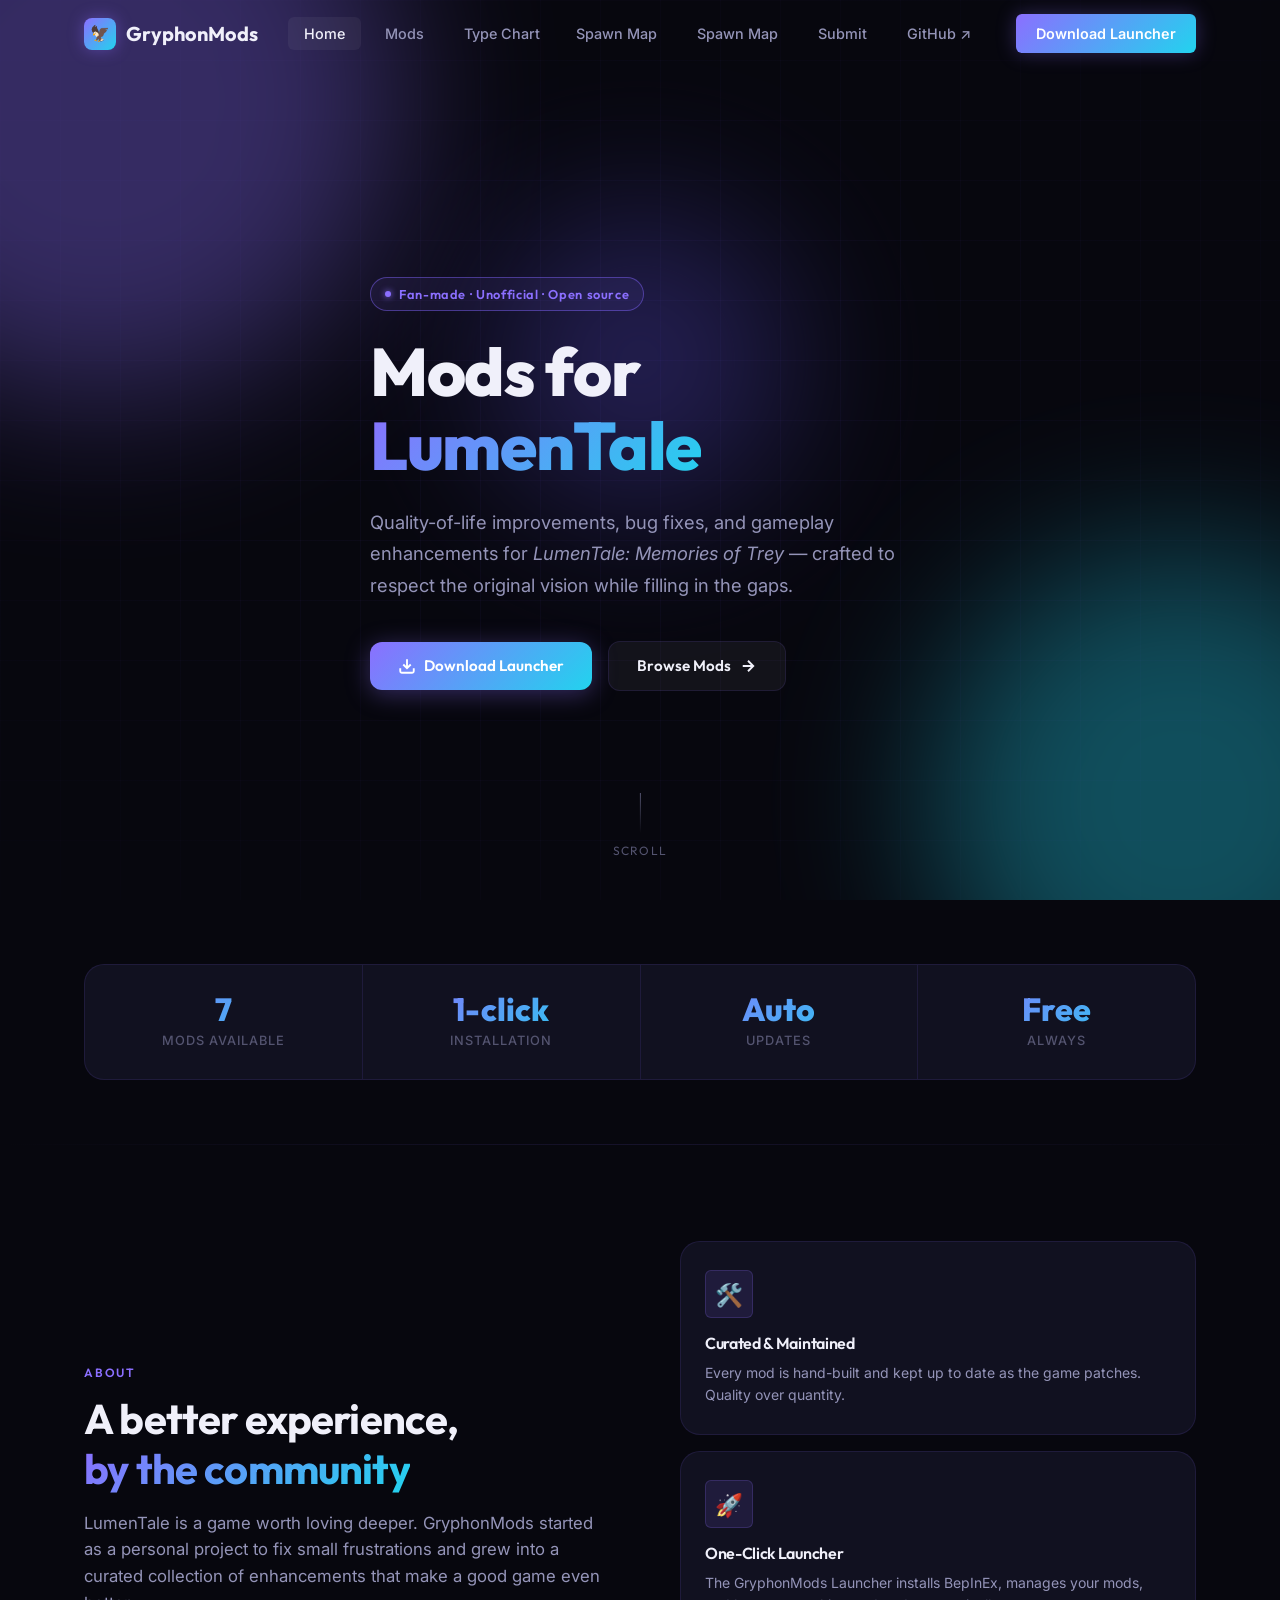
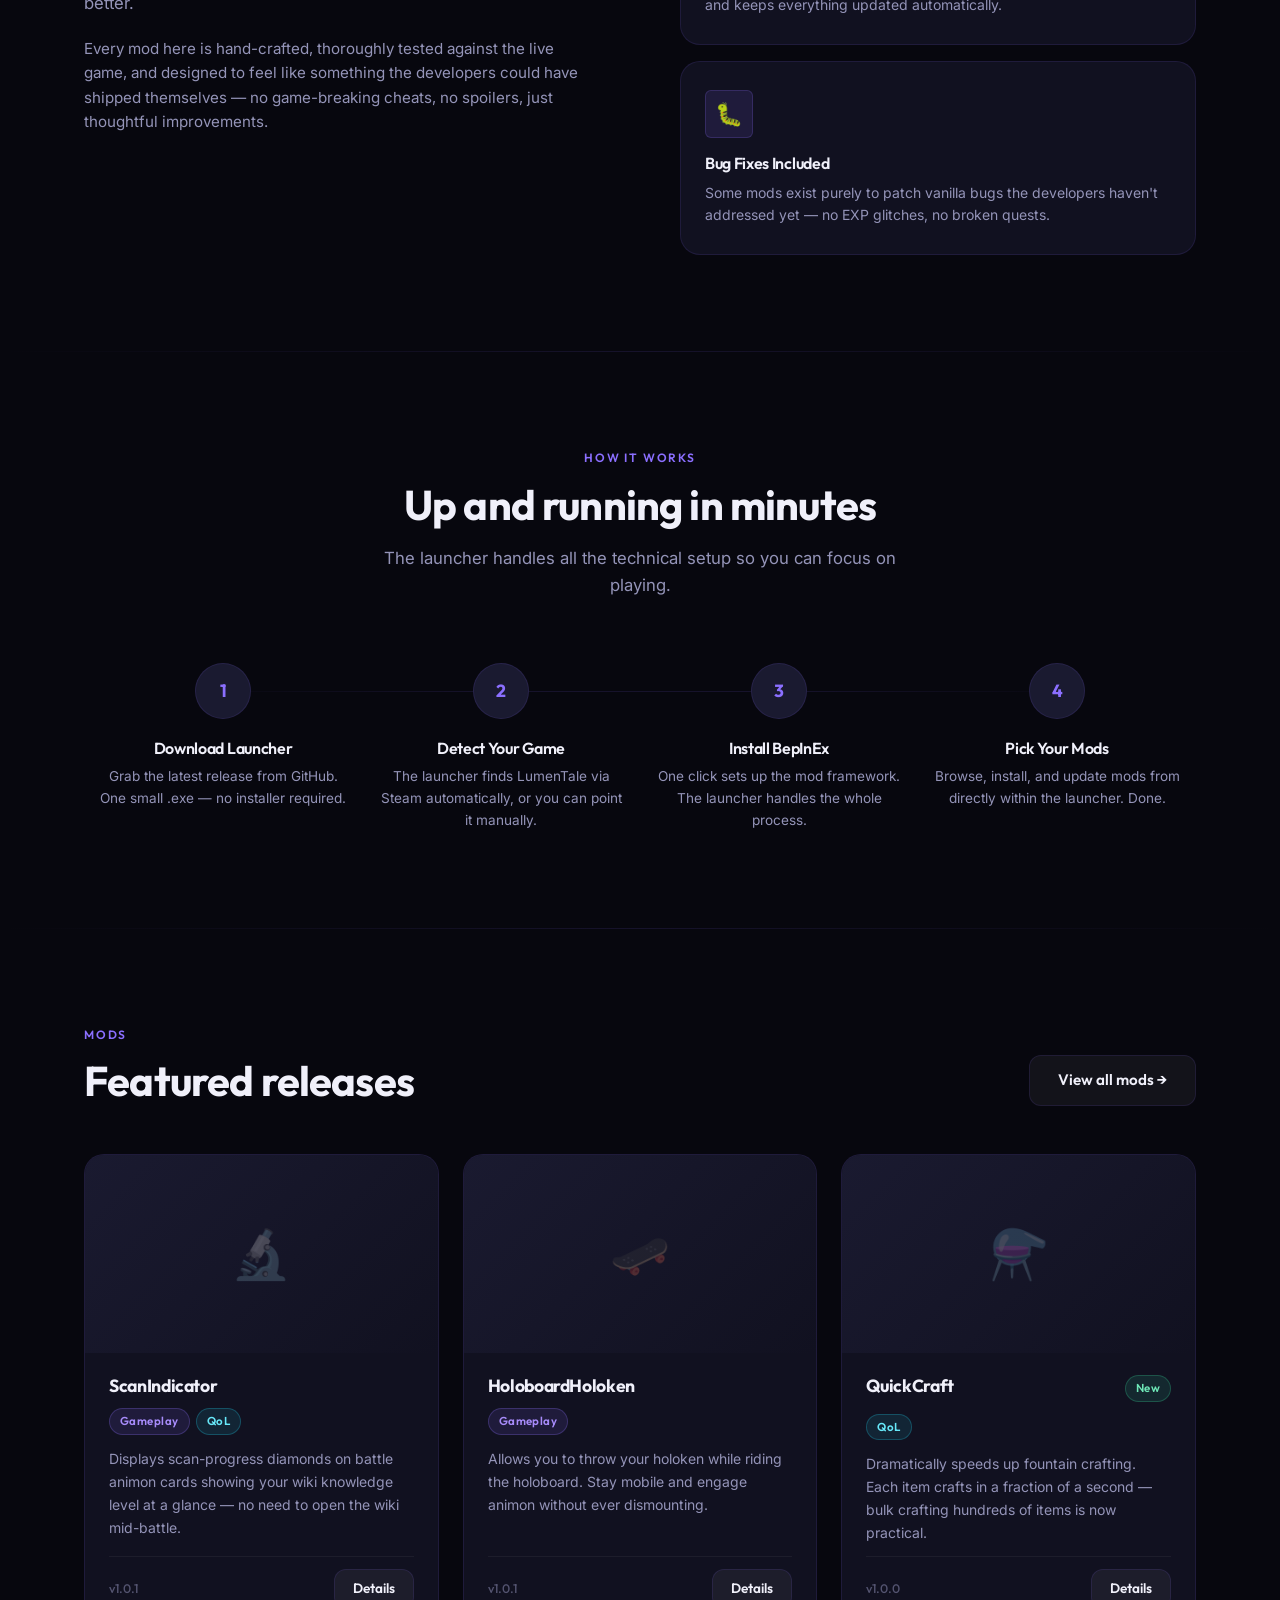
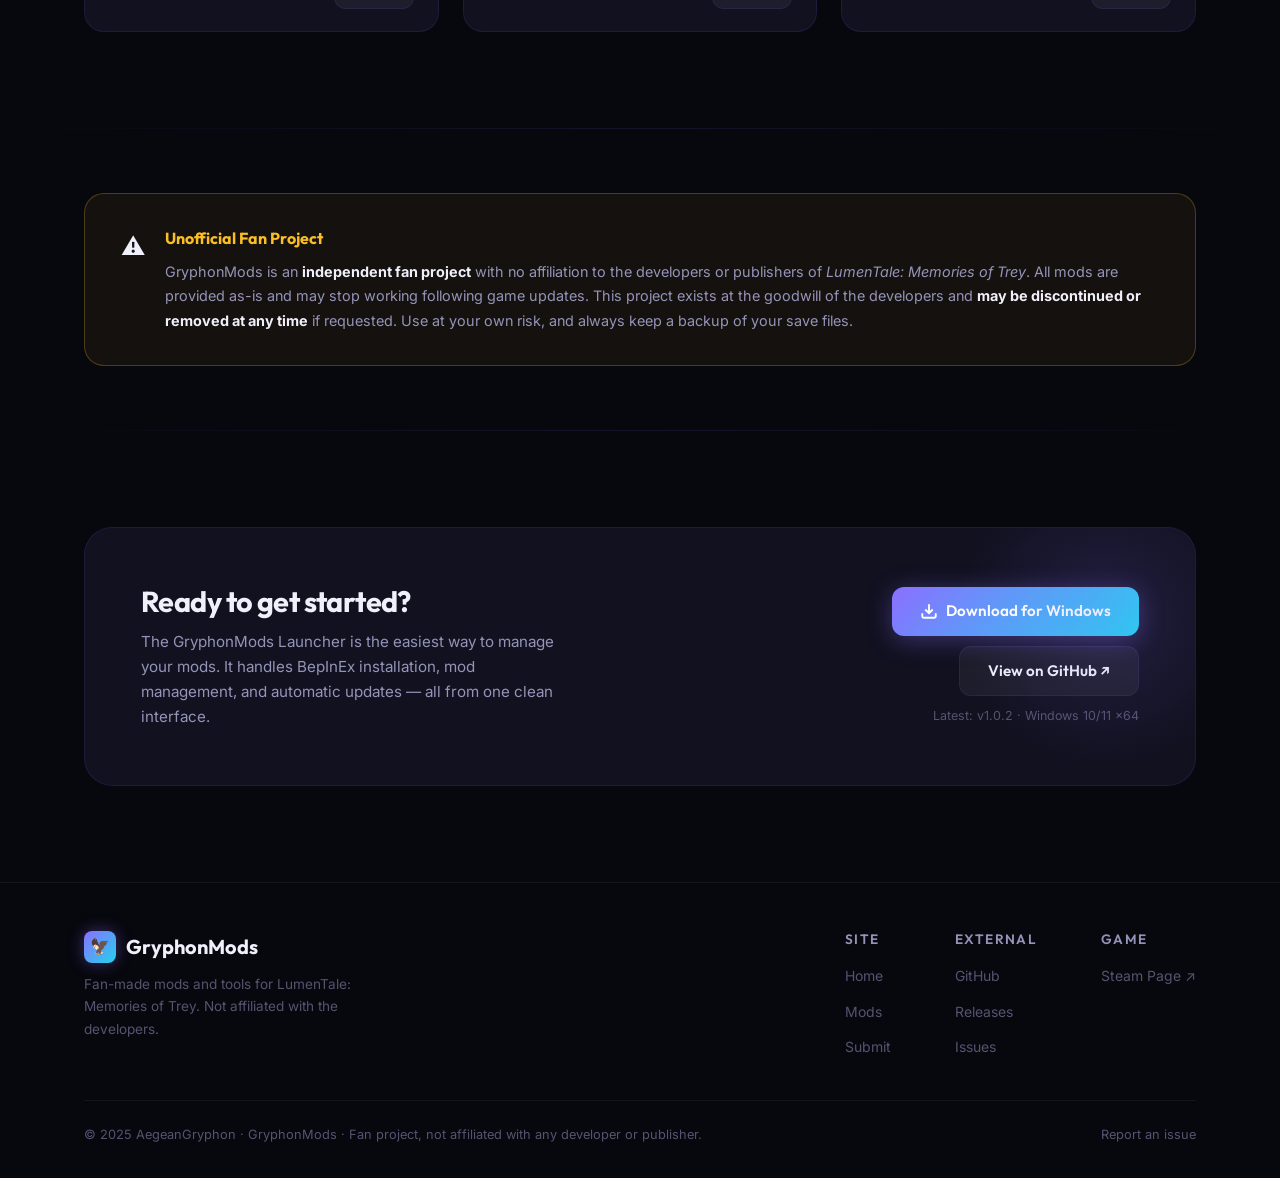
<file: docs/index.html>
<!DOCTYPE html>
<html lang="en">
<head>
  <meta charset="UTF-8"/>
  <meta name="viewport" content="width=device-width, initial-scale=1.0"/>
  <title>GryphonMods — Mods for LumenTale: Memories of Trey</title>
  <meta name="description" content="Quality-of-life mods, bug fixes, and gameplay enhancements for LumenTale: Memories of Trey. One-click installation via the GryphonMods Launcher."/>
  <meta property="og:title" content="GryphonMods"/>
  <meta property="og:description" content="Quality-of-life mods and bug fixes for LumenTale: Memories of Trey."/>
  <meta property="og:type" content="website"/>
  <meta property="og:url" content="https://gryphonmods.com"/>
  <link rel="stylesheet" href="assets/css/style.css"/>
  <link rel="icon" href="data:image/svg+xml,<svg xmlns='http://www.w3.org/2000/svg' viewBox='0 0 32 32'><rect width='32' height='32' rx='8' fill='%238b6fff'/><text x='50%' y='55%' dominant-baseline='middle' text-anchor='middle' font-size='18'>🦅</text></svg>"/>
</head>
<body>

<!-- ── Nav ───────────────────────────────────────────────── -->
<nav class="nav" aria-label="Main navigation">
  <div class="nav__inner">
    <a href="index.html" class="nav__logo">
      <div class="nav__logo-icon">🦅</div>
      GryphonMods
    </a>
    <ul class="nav__links" role="list">
      <li><a href="index.html"  class="nav__link" data-page="index.html">Home</a></li>
      <li><a href="mods.html"      class="nav__link" data-page="mods.html">Mods</a></li>
      <li><a href="typechart.html" class="nav__link" data-page="typechart.html">Type Chart</a>
  <a href="spawn-map/" class="nav__link" data-page="spawn-map/">Spawn Map</a></li>
      <li><a href="spawn-map/" class="nav__link" data-page="spawn-map/">Spawn Map</a></li>
      <li><a href="submit.html"    class="nav__link" data-page="submit.html">Submit</a></li>
      <li><a href="https://github.com/AegeanGryphon/GryphonMods" target="_blank" rel="noopener" class="nav__link">GitHub ↗</a></li>
    </ul>
    <a href="https://github.com/AegeanGryphon/GryphonMods/releases/latest" class="nav__cta" target="_blank" rel="noopener">
      Download Launcher
    </a>
    <button class="nav__hamburger" aria-label="Toggle menu" aria-expanded="false">
      <span></span><span></span><span></span>
    </button>
  </div>
</nav>
<nav class="nav__mobile" aria-label="Mobile navigation">
  <a href="index.html"  class="nav__link" data-page="index.html">Home</a>
  <a href="mods.html"      class="nav__link" data-page="mods.html">Mods</a>
  <a href="typechart.html" class="nav__link" data-page="typechart.html">Type Chart</a>
  <a href="submit.html"    class="nav__link" data-page="submit.html">Submit</a>
  <a href="https://github.com/AegeanGryphon/GryphonMods" target="_blank" rel="noopener" class="nav__link">GitHub ↗</a>
  <a href="https://github.com/AegeanGryphon/GryphonMods/releases/latest" class="btn btn--primary" target="_blank" rel="noopener" style="margin-top:8px;">
    Download Launcher
  </a>
</nav>

<!-- ── Hero ──────────────────────────────────────────────── -->
<section class="hero">
  <div class="hero__bg">
    <div class="hero__orb hero__orb--1"></div>
    <div class="hero__orb hero__orb--2"></div>
    <div class="hero__orb hero__orb--3"></div>
    <div class="hero__grid"></div>
  </div>
  <div class="container">
    <div class="hero__content">
      <div class="hero__badge">
        <span class="hero__badge-dot"></span>
        Fan-made · Unofficial · Open source
      </div>
      <h1 class="hero__title">
        Mods for<br>
        <span class="gradient-text">LumenTale</span>
      </h1>
      <p class="hero__desc">
        Quality-of-life improvements, bug fixes, and gameplay enhancements for
        <em>LumenTale: Memories of Trey</em> — crafted to respect the original
        vision while filling in the gaps.
      </p>
      <div class="hero__actions">
        <a href="https://github.com/AegeanGryphon/GryphonMods/releases/latest"
           class="btn btn--primary" target="_blank" rel="noopener">
          <svg viewBox="0 0 24 24" fill="none" stroke="currentColor" stroke-width="2.5">
            <path d="M21 15v4a2 2 0 01-2 2H5a2 2 0 01-2-2v-4M7 10l5 5 5-5M12 15V3"/>
          </svg>
          Download Launcher
        </a>
        <a href="mods.html" class="btn btn--ghost">
          Browse Mods
          <svg viewBox="0 0 24 24" fill="none" stroke="currentColor" stroke-width="2.5">
            <path d="M5 12h14M12 5l7 7-7 7"/>
          </svg>
        </a>
      </div>
    </div>
  </div>
  <div class="hero__scroll">
    <div class="hero__scroll-line"></div>
    scroll
  </div>
</section>

<!-- ── Stats ─────────────────────────────────────────────── -->
<section class="section--sm">
  <div class="container">
    <div class="stats reveal">
      <div class="stat">
        <div class="stat__number">7</div>
        <div class="stat__label">Mods Available</div>
      </div>
      <div class="stat">
        <div class="stat__number">1-click</div>
        <div class="stat__label">Installation</div>
      </div>
      <div class="stat">
        <div class="stat__number">Auto</div>
        <div class="stat__label">Updates</div>
      </div>
      <div class="stat">
        <div class="stat__number">Free</div>
        <div class="stat__label">Always</div>
      </div>
    </div>
  </div>
</section>

<div class="divider"></div>

<!-- ── What is GryphonMods ───────────────────────────────── -->
<section class="section">
  <div class="container">
    <div style="display:grid; grid-template-columns:1fr 1fr; gap:80px; align-items:center;">
      <div>
        <p class="section-label reveal">About</p>
        <h2 class="section-title reveal reveal-delay-1">
          A better experience,<br>
          <span class="gradient-text">by the community</span>
        </h2>
        <p class="section-sub reveal reveal-delay-2" style="margin-bottom:20px;">
          LumenTale is a game worth loving deeper. GryphonMods started as a personal project
          to fix small frustrations and grew into a curated collection of enhancements that
          make a good game even better.
        </p>
        <p class="section-sub reveal reveal-delay-3" style="font-size:0.95rem;">
          Every mod here is hand-crafted, thoroughly tested against the live game, and
          designed to feel like something the developers could have shipped themselves —
          no game-breaking cheats, no spoilers, just thoughtful improvements.
        </p>
      </div>
      <div style="display:flex; flex-direction:column; gap:16px;">
        <div class="feature-card reveal reveal-delay-1">
          <div class="feature-icon">🛠️</div>
          <h3>Curated &amp; Maintained</h3>
          <p>Every mod is hand-built and kept up to date as the game patches. Quality over quantity.</p>
        </div>
        <div class="feature-card reveal reveal-delay-2">
          <div class="feature-icon">🚀</div>
          <h3>One-Click Launcher</h3>
          <p>The GryphonMods Launcher installs BepInEx, manages your mods, and keeps everything updated automatically.</p>
        </div>
        <div class="feature-card reveal reveal-delay-3">
          <div class="feature-icon">🐛</div>
          <h3>Bug Fixes Included</h3>
          <p>Some mods exist purely to patch vanilla bugs the developers haven't addressed yet — no EXP glitches, no broken quests.</p>
        </div>
      </div>
    </div>
  </div>
</section>

<div class="divider"></div>

<!-- ── How it Works ─────────────────────────────────────── -->
<section class="section">
  <div class="container" style="text-align:center;">
    <p class="section-label reveal">How it works</p>
    <h2 class="section-title reveal reveal-delay-1">Up and running in minutes</h2>
    <p class="section-sub reveal reveal-delay-2" style="margin: 0 auto 64px;">
      The launcher handles all the technical setup so you can focus on playing.
    </p>
    <div class="steps reveal reveal-delay-3">
      <div class="step">
        <div class="step__num">1</div>
        <h3>Download Launcher</h3>
        <p>Grab the latest release from GitHub. One small .exe — no installer required.</p>
      </div>
      <div class="step">
        <div class="step__num">2</div>
        <h3>Detect Your Game</h3>
        <p>The launcher finds LumenTale via Steam automatically, or you can point it manually.</p>
      </div>
      <div class="step">
        <div class="step__num">3</div>
        <h3>Install BepInEx</h3>
        <p>One click sets up the mod framework. The launcher handles the whole process.</p>
      </div>
      <div class="step">
        <div class="step__num">4</div>
        <h3>Pick Your Mods</h3>
        <p>Browse, install, and update mods from directly within the launcher. Done.</p>
      </div>
    </div>
  </div>
</section>

<div class="divider"></div>

<!-- ── Featured Mods ─────────────────────────────────────── -->
<section class="section">
  <div class="container">
    <div style="display:flex; align-items:flex-end; justify-content:space-between; margin-bottom:48px; flex-wrap:wrap; gap:16px;">
      <div>
        <p class="section-label reveal">Mods</p>
        <h2 class="section-title reveal reveal-delay-1" style="margin-bottom:0;">Featured releases</h2>
      </div>
      <a href="mods.html" class="btn btn--ghost reveal reveal-delay-2">View all mods →</a>
    </div>
    <div class="mods-grid">

      <article class="mod-card reveal" data-tags="gameplay qol" data-mod-id="scan-indicator">
        <div class="mod-card__image">
          <div class="mod-card__placeholder">
            <span class="mod-card__placeholder-icon">🔬</span>
          </div>
        </div>
        <div class="mod-card__body">
          <div class="mod-card__header">
            <h3 class="mod-card__title">ScanIndicator</h3>
          </div>
          <div class="tags">
            <span class="tag tag--gameplay">Gameplay</span>
            <span class="tag tag--qol">QoL</span>
          </div>
          <p class="mod-card__desc">
            Displays scan-progress diamonds on battle animon cards showing your wiki knowledge
            level at a glance — no need to open the wiki mid-battle.
          </p>
          <div class="mod-card__footer">
            <span class="mod-card__version">v1.0.1</span>
            <a href="mods.html" class="btn btn--ghost btn--sm">Details</a>
          </div>
        </div>
      </article>

      <article class="mod-card reveal reveal-delay-1" data-tags="gameplay" data-mod-id="holoboard-holoken">
        <div class="mod-card__image">
          <div class="mod-card__placeholder">
            <span class="mod-card__placeholder-icon">🛹</span>
          </div>
        </div>
        <div class="mod-card__body">
          <div class="mod-card__header">
            <h3 class="mod-card__title">HoloboardHoloken</h3>
          </div>
          <div class="tags">
            <span class="tag tag--gameplay">Gameplay</span>
          </div>
          <p class="mod-card__desc">
            Allows you to throw your holoken while riding the holoboard. Stay mobile and
            engage animon without ever dismounting.
          </p>
          <div class="mod-card__footer">
            <span class="mod-card__version">v1.0.1</span>
            <a href="mods.html" class="btn btn--ghost btn--sm">Details</a>
          </div>
        </div>
      </article>

      <article class="mod-card reveal reveal-delay-2" data-tags="qol" data-mod-id="quickcraft">
        <div class="mod-card__image">
          <div class="mod-card__placeholder">
            <span class="mod-card__placeholder-icon">⚗️</span>
          </div>
        </div>
        <div class="mod-card__body">
          <div class="mod-card__header">
            <h3 class="mod-card__title">QuickCraft</h3>
            <span class="tag tag--new">New</span>
          </div>
          <div class="tags">
            <span class="tag tag--qol">QoL</span>
          </div>
          <p class="mod-card__desc">
            Dramatically speeds up fountain crafting. Each item crafts in a fraction of a
            second — bulk crafting hundreds of items is now practical.
          </p>
          <div class="mod-card__footer">
            <span class="mod-card__version">v1.0.0</span>
            <a href="mods.html" class="btn btn--ghost btn--sm">Details</a>
          </div>
        </div>
      </article>

    </div>
  </div>
</section>

<div class="divider"></div>

<!-- ── Disclaimer ────────────────────────────────────────── -->
<section class="section--sm">
  <div class="container">
    <div class="disclaimer reveal">
      <div class="disclaimer__icon">⚠️</div>
      <div>
        <div class="disclaimer__title">Unofficial Fan Project</div>
        <div class="disclaimer__text">
          GryphonMods is an <strong>independent fan project</strong> with no affiliation to the
          developers or publishers of <em>LumenTale: Memories of Trey</em>. All mods are provided
          as-is and may stop working following game updates. This project exists at the goodwill
          of the developers and <strong>may be discontinued or removed at any time</strong> if
          requested. Use at your own risk, and always keep a backup of your save files.
        </div>
      </div>
    </div>
  </div>
</section>

<div class="divider"></div>

<!-- ── Download CTA ──────────────────────────────────────── -->
<section class="section">
  <div class="container">
    <div class="download-card reveal">
      <div class="download-card__info">
        <h2>Ready to get started?</h2>
        <p>
          The GryphonMods Launcher is the easiest way to manage your mods.
          It handles BepInEx installation, mod management, and automatic updates —
          all from one clean interface.
        </p>
      </div>
      <div class="download-card__actions">
        <a href="https://github.com/AegeanGryphon/GryphonMods/releases/latest"
           class="btn btn--primary" target="_blank" rel="noopener">
          <svg viewBox="0 0 24 24" fill="none" stroke="currentColor" stroke-width="2.5">
            <path d="M21 15v4a2 2 0 01-2 2H5a2 2 0 01-2-2v-4M7 10l5 5 5-5M12 15V3"/>
          </svg>
          Download for Windows
        </a>
        <a href="https://github.com/AegeanGryphon/GryphonMods" target="_blank" rel="noopener"
           class="btn btn--ghost">
          View on GitHub ↗
        </a>
        <span class="download-version">Latest: v1.0.2 · Windows 10/11 x64</span>
      </div>
    </div>
  </div>
</section>

<!-- ── Footer ────────────────────────────────────────────── -->
<footer class="footer">
  <div class="container">
    <div class="footer__inner">
      <div class="footer__brand">
        <a href="index.html" class="nav__logo">
          <div class="nav__logo-icon">🦅</div>
          GryphonMods
        </a>
        <p>Fan-made mods and tools for LumenTale: Memories of Trey. Not affiliated with the developers.</p>
      </div>
      <div class="footer__links">
        <div class="footer__col">
          <h4>Site</h4>
          <ul>
            <li><a href="index.html">Home</a></li>
            <li><a href="mods.html">Mods</a></li>
            <li><a href="submit.html">Submit</a></li>
          </ul>
        </div>
        <div class="footer__col">
          <h4>External</h4>
          <ul>
            <li><a href="https://github.com/AegeanGryphon/GryphonMods" target="_blank" rel="noopener">GitHub</a></li>
            <li><a href="https://github.com/AegeanGryphon/GryphonMods/releases" target="_blank" rel="noopener">Releases</a></li>
            <li><a href="https://github.com/AegeanGryphon/GryphonMods/issues" target="_blank" rel="noopener">Issues</a></li>
          </ul>
        </div>
        <div class="footer__col">
          <h4>Game</h4>
          <ul>
            <li><a href="https://store.steampowered.com/app/2261430" target="_blank" rel="noopener">Steam Page ↗</a></li>
          </ul>
        </div>
      </div>
    </div>
    <div class="footer__bottom">
      <span class="footer__copy">© 2025 AegeanGryphon · GryphonMods · Fan project, not affiliated with any developer or publisher.</span>
      <div class="footer__legal">
        <a href="https://github.com/AegeanGryphon/GryphonMods/issues/new" target="_blank" rel="noopener">Report an issue</a>
      </div>
    </div>
  </div>
</footer>

<script src="assets/js/main.js"></script>
</body>
</html>
</file>
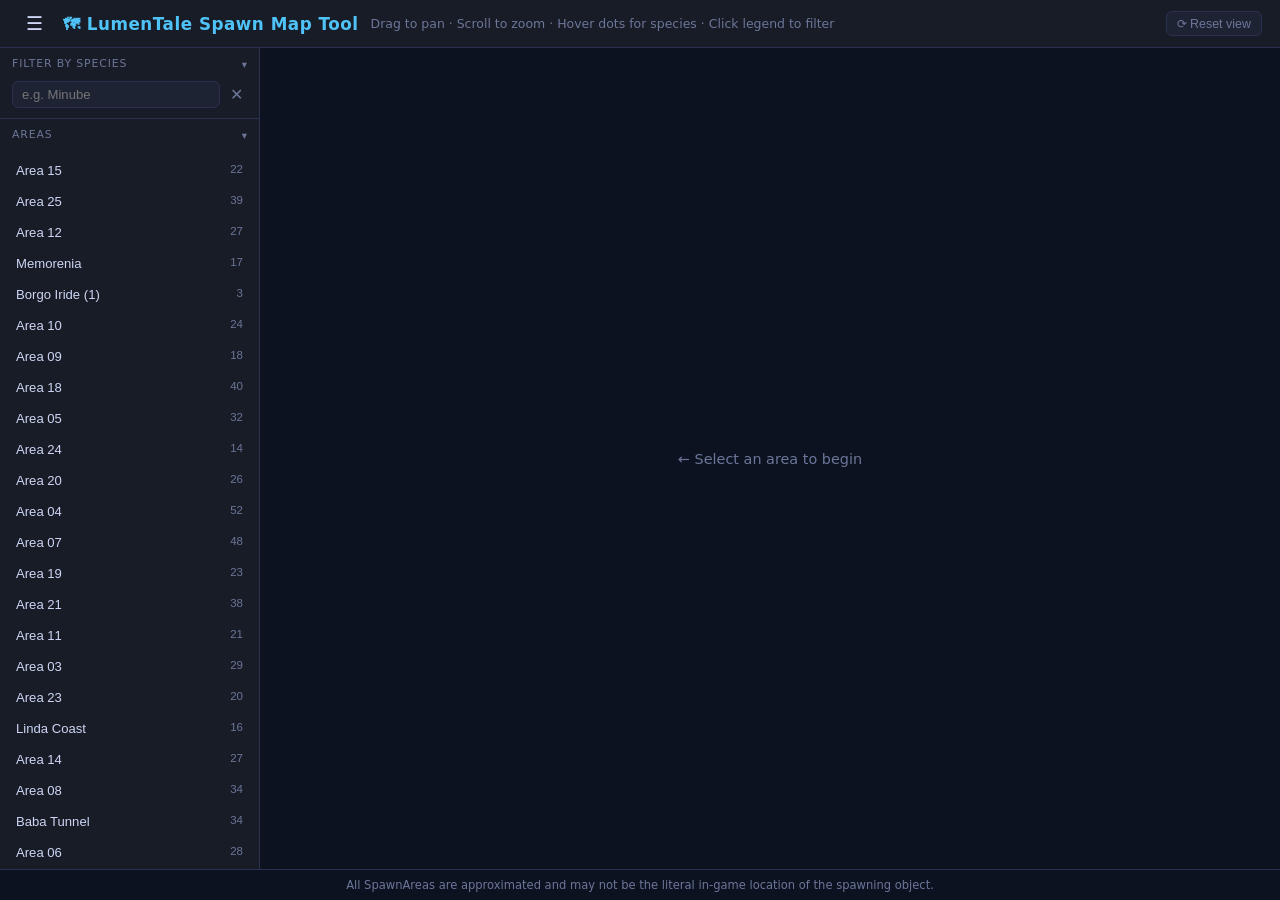
<file: docs/spawn-map/index.html>
﻿<!DOCTYPE html>
<html lang="en">
<head>
<meta charset="UTF-8">
<title>LumenTale — Spawn Map Tool</title>
<style>
*{box-sizing:border-box;margin:0;padding:0}
:root{
  --bg:#0d1221;--panel:#181c27;--panel2:#1e2333;--border:#2a3050;
  --accent:#4fc3f7;--accent2:#81d4fa;--text:#cdd6f4;--muted:#6c7698;
  --dot-r:10;--hover-r:14;
}
body{background:var(--bg);color:var(--text);font-family:'Segoe UI',system-ui,sans-serif;
  display:flex;flex-direction:column;height:100vh;overflow:hidden}
header{
  padding:10px 18px;background:var(--panel);border-bottom:1px solid var(--border);
  display:flex;align-items:center;gap:12px;flex-shrink:0}
header h1{font-size:1.05rem;font-weight:600;color:var(--accent);letter-spacing:.03em}
header p{font-size:.78rem;color:var(--muted);flex:1}
#btn-reset-view{
  background:var(--panel2);border:1px solid var(--border);border-radius:6px;
  color:var(--muted);font-size:.78rem;padding:4px 10px;cursor:pointer;
  transition:all .12s;white-space:nowrap}
#btn-reset-view:hover{border-color:var(--accent);color:var(--text)}
#app{display:flex;flex:1;overflow:hidden}

/* ── Sidebar ── */
#sidebar{
  width:260px;flex-shrink:0;display:flex;flex-direction:column;
  background:var(--panel);border-right:1px solid var(--border);overflow:hidden}
.sb-section{border-bottom:1px solid var(--border)}
.sb-section-hdr{
  display:flex;align-items:center;justify-content:space-between;
  padding:9px 12px;cursor:pointer;user-select:none;gap:6px}
.sb-section-hdr:hover{background:var(--panel2)}
.sb-label{font-size:.68rem;text-transform:uppercase;letter-spacing:.08em;
  color:var(--muted);flex:1}
.sb-chevron{font-size:.65rem;color:var(--muted);transition:transform .18s;line-height:1}
.sb-section.collapsed .sb-chevron{transform:rotate(-90deg)}
.sb-section-body{padding:0 12px 10px;overflow:hidden}
.sb-section.collapsed .sb-section-body{display:none}

/* species search */
#filter-wrap{display:flex;gap:6px;align-items:center;padding-top:2px}
#species-filter{
  flex:1;background:var(--panel2);border:1px solid var(--border);border-radius:6px;
  padding:5px 9px;font-size:.82rem;color:var(--text);outline:none}
#species-filter:focus{border-color:var(--accent)}
#clear-filter{
  background:none;border:none;color:var(--muted);cursor:pointer;font-size:1rem;
  padding:2px 4px;line-height:1}
#clear-filter:hover{color:var(--text)}

/* map list */
#map-list-wrap{flex:1;overflow-y:auto;padding:6px}
#map-list-wrap::-webkit-scrollbar{width:4px}
#map-list-wrap::-webkit-scrollbar-track{background:transparent}
#map-list-wrap::-webkit-scrollbar-thumb{background:var(--border);border-radius:4px}
.map-btn{
  display:block;width:100%;text-align:left;padding:6px 9px;margin-bottom:2px;
  background:none;border:1px solid transparent;border-radius:6px;
  font-size:.82rem;color:var(--text);cursor:pointer;transition:all .12s}
.map-btn:hover{background:var(--panel2);border-color:var(--border)}
.map-btn.active{background:var(--panel2);border-color:var(--accent);color:var(--accent)}
.map-btn .count{float:right;font-size:.72rem;color:var(--muted)}
.map-btn.no-data{color:var(--muted)}
.map-section-hdr{
  font-size:.65rem;text-transform:uppercase;letter-spacing:.1em;color:var(--muted);
  padding:8px 9px 3px;margin-top:4px}

/* legend */
#legend-wrap{max-height:200px;overflow-y:auto;padding:4px 0}
#legend-wrap::-webkit-scrollbar{width:4px}
#legend-wrap::-webkit-scrollbar-thumb{background:var(--border);border-radius:4px}
.legend-item{
  display:flex;align-items:center;gap:7px;padding:3px 12px;cursor:pointer;
  font-size:.8rem;border-radius:4px;transition:background .1s}
.legend-item:hover{background:var(--panel2)}
.legend-item.dimmed{opacity:.35}
.legend-dot{width:10px;height:10px;border-radius:50%;flex-shrink:0}
.legend-name{flex:1;white-space:nowrap;overflow:hidden;text-overflow:ellipsis}
.legend-n{font-size:.72rem;color:var(--muted)}

/* ── Map view ── */
#map-view{flex:1;min-height:0;min-width:0;display:flex;align-items:center;
  justify-content:center;overflow:hidden;position:relative;background:var(--bg);
  cursor:grab}
#map-view.dragging{cursor:grabbing}
/* Grid stacking — image and canvas occupy the same grid cell.
   transform-origin center so zoom pivots around the image center. */
#map-container{
  display:grid;max-width:100%;max-height:100%;min-height:0;min-width:0;
  transform-origin:center center;will-change:transform;user-select:none}
#map-img{grid-area:1/1;display:block;max-width:100%;max-height:calc(100vh - 44px);
  min-height:0;min-width:0;border-radius:4px;image-rendering:auto;
  -webkit-user-drag:none;pointer-events:none}
#overlay{grid-area:1/1;width:100%;height:100%;border-radius:4px;cursor:default}
#tooltip{
  position:fixed;z-index:100;pointer-events:none;
  background:#131929f0;border:1px solid var(--accent);border-radius:10px;
  padding:12px 16px;font-size:.85rem;min-width:220px;max-width:340px;
  display:none;backdrop-filter:blur(8px);box-shadow:0 4px 24px #0008}
#tooltip .tt-name{font-size:.7rem;color:var(--muted);margin-bottom:9px;
  letter-spacing:.05em;text-transform:uppercase}
#tooltip .tt-species{display:flex;flex-direction:column;gap:6px}
.tt-row{display:flex;align-items:center;gap:9px}
.tt-icon{width:36px;height:36px;border-radius:6px;object-fit:contain;
  background:var(--panel2);flex-shrink:0;image-rendering:auto}
.tt-icon-missing{width:36px;height:36px;border-radius:6px;
  background:var(--panel2);flex-shrink:0;display:flex;align-items:center;
  justify-content:center;font-size:1.2rem}
.tt-species-name{font-size:.92rem;font-weight:500;color:var(--text)}
#no-map{position:absolute;color:var(--muted);font-size:.9rem;
  text-align:center;display:none}
#placeholder{color:var(--muted);font-size:.9rem;text-align:center}

/* ── Hamburger / sidebar collapse ── */
#btn-menu{
  background:none;border:none;color:var(--text);cursor:pointer;
  font-size:1.2rem;padding:4px 8px;line-height:1;border-radius:6px;
  transition:background .12s;flex-shrink:0}
#btn-menu:hover{background:var(--panel2)}
#sidebar{transition:width .2s ease, opacity .18s ease}
#sidebar.hidden{width:0;opacity:0;overflow:hidden;pointer-events:none}

/* ── Dimmed map buttons ── */
.map-btn.dimmed{opacity:.3}

</style>
</head>
<body>

<header>
  <button id="btn-menu" title="Toggle sidebar">☰</button>
  <h1>🗺 LumenTale Spawn Map Tool</h1>
  <p>Drag to pan · Scroll to zoom · Hover dots for species · Click legend to filter</p>
  <button id="btn-reset-view" title="Reset pan/zoom">⟳ Reset view</button>
</header>

<div id="app">
  <aside id="sidebar">
    <div class="sb-section" id="sec-filter">
      <div class="sb-section-hdr" onclick="toggleSection('sec-filter')">
        <span class="sb-label">Filter by species</span><span class="sb-chevron">▾</span>
      </div>
      <div class="sb-section-body">
        <div id="filter-wrap">
          <input id="species-filter" type="text" placeholder="e.g. Minube" autocomplete="off">
          <button id="clear-filter" title="Clear">✕</button>
        </div>
      </div>
    </div>
    <div class="sb-section" id="sec-areas" style="flex:1;overflow:hidden;display:flex;flex-direction:column;border-bottom:none">
      <div class="sb-section-hdr" onclick="toggleSection('sec-areas')">
        <span class="sb-label">Areas</span><span class="sb-chevron">▾</span>
      </div>
      <div class="sb-section-body" style="flex:1;overflow:hidden;display:flex;flex-direction:column;padding-left:0;padding-right:0;padding-bottom:0">
        <div id="map-list-wrap"><div id="map-list"></div></div>
      </div>
    </div>
    <div class="sb-section" id="legend-section" style="display:none;flex-shrink:0">
      <div class="sb-section-hdr" onclick="toggleSection('legend-section')">
        <span class="sb-label">Species in this area</span><span class="sb-chevron">▾</span>
      </div>
      <div class="sb-section-body" style="padding-left:0;padding-right:0">
        <div id="legend-wrap"><div id="legend"></div></div>
      </div>
    </div>
  </aside>

  <main id="map-view">
    <div id="placeholder">← Select an area to begin</div>
    <div id="map-container" style="display:none">
      <img id="map-img" alt="">
      <canvas id="overlay"></canvas>
    </div>
    <div id="no-map" style="display:none">No map image available for this area.</div>
    <div id="tooltip"></div>
  </main>
</div>

<script>
const DATA = {
  "maps": [
    {
      "guid": "5a27ec3e-9bba-406c-9c77-c15eabf034ea",
      "name": "Paradine Industriale",
      "originX": -89.1027,
      "originZ": -31.2217,
      "menuMapScale": 0.55,
      "miniMapScale": 0,
      "spawnAreas": [],
      "boundsW": 273.7,
      "boundsH": 174.5
    },
    {
      "guid": "64f79a81-962d-47db-95d6-9ecfdf53f417",
      "name": "Area 15",
      "originX": 0.2974,
      "originZ": 5.6794,
      "menuMapScale": 0.4,
      "miniMapScale": 0.25,
      "spawnAreas": [
        {
          "name": "Mimiral, Trinkoral, Nanafin, Quidvil 28-32",
          "x": 21.1,
          "z": -26.7,
          "species": [
            "Mimiral",
            "Nanafin",
            "Quidvil",
            "Trinkoral"
          ]
        },
        {
          "name": "Mimiral, Trinkoral, Nanafin, Quidvil 28-32",
          "x": -113.1,
          "z": 23.5,
          "species": [
            "Mimiral",
            "Nanafin",
            "Quidvil",
            "Trinkoral"
          ]
        },
        {
          "name": "Mimiral, Trinkoral, Nanafin, Quidvil 28-32",
          "x": -142.6,
          "z": -81,
          "species": [
            "Mimiral",
            "Nanafin",
            "Quidvil",
            "Trinkoral"
          ]
        },
        {
          "name": "Mimiral, Trinkoral, Nanafin, Quidvil 28-32",
          "x": -63.6,
          "z": -42.1,
          "species": [
            "Mimiral",
            "Nanafin",
            "Quidvil",
            "Trinkoral"
          ]
        },
        {
          "name": "Mimiral, Trinkoral, Nanafin, Quidvil 28-32",
          "x": -143.4,
          "z": 14.3,
          "species": [
            "Mimiral",
            "Nanafin",
            "Quidvil",
            "Trinkoral"
          ]
        },
        {
          "name": "Mimiral, Trinkoral, Nanafin, Quidvil 28-32",
          "x": -80.6,
          "z": -8.3,
          "species": [
            "Mimiral",
            "Nanafin",
            "Quidvil",
            "Trinkoral"
          ]
        },
        {
          "name": "Mimiral, Trinkoral, Nanafin, Quidvil 28-32",
          "x": -85,
          "z": 46.6,
          "species": [
            "Mimiral",
            "Nanafin",
            "Quidvil",
            "Trinkoral"
          ]
        },
        {
          "name": "Mimiral, Trinkoral, Nanafin, Quidvil 28-32",
          "x": 114.7,
          "z": 22.6,
          "species": [
            "Mimiral",
            "Nanafin",
            "Quidvil",
            "Trinkoral"
          ]
        },
        {
          "name": "Mimiral, Trinkoral, Nanafin, Quidvil 28-32",
          "x": -4.4,
          "z": 35.8,
          "species": [
            "Mimiral",
            "Nanafin",
            "Quidvil",
            "Trinkoral"
          ]
        },
        {
          "name": "Mimiral, Trinkoral, Nanafin, Quidvil 28-32",
          "x": -15.6,
          "z": 17.4,
          "species": [
            "Mimiral",
            "Nanafin",
            "Quidvil",
            "Trinkoral"
          ]
        },
        {
          "name": "Mimiral, Trinkoral, Nanafin, Quidvil 28-32",
          "x": -60,
          "z": 5.9,
          "species": [
            "Mimiral",
            "Nanafin",
            "Quidvil",
            "Trinkoral"
          ]
        },
        {
          "name": "Mimiral, Trinkoral, Nanafin, Quidvil 28-32",
          "x": -11.7,
          "z": -24.1,
          "species": [
            "Mimiral",
            "Nanafin",
            "Quidvil",
            "Trinkoral"
          ]
        },
        {
          "name": "Mimiral, Trinkoral, Nanafin, Quidvil 28-32",
          "x": 52.7,
          "z": -34.3,
          "species": [
            "Mimiral",
            "Nanafin",
            "Quidvil",
            "Trinkoral"
          ]
        },
        {
          "name": "Mimiral, Trinkoral, Nanafin, Quidvil 28-32",
          "x": 123.4,
          "z": -7.9,
          "species": [
            "Mimiral",
            "Nanafin",
            "Quidvil",
            "Trinkoral"
          ]
        },
        {
          "name": "Mimiral, Trinkoral, Nanafin, Quidvil 28-32",
          "x": 71.5,
          "z": -5.3,
          "species": [
            "Mimiral",
            "Nanafin",
            "Quidvil",
            "Trinkoral"
          ]
        },
        {
          "name": "Mimiral, Trinkoral, Nanafin, Quidvil 28-32",
          "x": 53.2,
          "z": 1.9,
          "species": [
            "Mimiral",
            "Nanafin",
            "Quidvil",
            "Trinkoral"
          ]
        },
        {
          "name": "Foiequack, Papaco, Kinedge, Lequilar 29-32",
          "x": 62.2,
          "z": 81.9,
          "species": [
            "Foiequack",
            "Kinedge",
            "Lequilar",
            "Papaco"
          ]
        },
        {
          "name": "Foiequack, Papaco, Kinedge, Lequilar 29-32",
          "x": 38.1,
          "z": 77.3,
          "species": [
            "Foiequack",
            "Kinedge",
            "Lequilar",
            "Papaco"
          ]
        },
        {
          "name": "Foiequack, Papaco, Kinedge, Lequilar 29-32",
          "x": 14.7,
          "z": 72.9,
          "species": [
            "Foiequack",
            "Kinedge",
            "Lequilar",
            "Papaco"
          ]
        },
        {
          "name": "Foiequack, Papaco, Kinedge, Lequilar 28-32",
          "x": 32.54,
          "z": -63.98,
          "species": [
            "Foiequack",
            "Kinedge",
            "Lequilar",
            "Papaco"
          ]
        },
        {
          "name": "Foiequack, Papaco, Kinedge, Lequilar 28-32",
          "x": 3.81,
          "z": -69.79,
          "species": [
            "Foiequack",
            "Kinedge",
            "Lequilar",
            "Papaco"
          ]
        },
        {
          "name": "Foiequack, Papaco, Kinedge, Lequilar 28-32",
          "x": -10.55,
          "z": -58.62,
          "species": [
            "Foiequack",
            "Kinedge",
            "Lequilar",
            "Papaco"
          ]
        }
      ],
      "boundsW": 369.6,
      "boundsH": 245.7
    },
    {
      "guid": "370cbc8a-ea31-4aa2-abc3-e95938bb19dc",
      "name": "Area 25",
      "originX": -20.3328,
      "originZ": 28.1652,
      "menuMapScale": 0.4,
      "miniMapScale": 0.4,
      "spawnAreas": [
        {
          "name": "Quidvil 23-26",
          "x": 50.6,
          "z": 72.6,
          "species": [
            "Quidvil"
          ]
        },
        {
          "name": "Quidvil 23-26",
          "x": 24.4,
          "z": 131.7,
          "species": [
            "Quidvil"
          ]
        },
        {
          "name": "Quidvil 23-26",
          "x": 78.8,
          "z": 172.5,
          "species": [
            "Quidvil"
          ]
        },
        {
          "name": "Quidvil 23-26",
          "x": 132.6,
          "z": 139.1,
          "species": [
            "Quidvil"
          ]
        },
        {
          "name": "Quidvil 23-26",
          "x": 95.8,
          "z": 66.9,
          "species": [
            "Quidvil"
          ]
        },
        {
          "name": "Mediglee 23-26",
          "x": 95.8,
          "z": 66.9,
          "species": [
            "Mediglee"
          ]
        },
        {
          "name": "Mediglee 23-26",
          "x": 134.7036,
          "z": 122.6721,
          "species": [
            "Mediglee"
          ]
        },
        {
          "name": "Mediglee 23-26",
          "x": 95.8333,
          "z": 169.8895,
          "species": [
            "Mediglee"
          ]
        },
        {
          "name": "Mediglee 23-26",
          "x": 24.2,
          "z": 134.3,
          "species": [
            "Mediglee"
          ]
        },
        {
          "name": "Mediglee 23-26",
          "x": 46.9,
          "z": 72.5,
          "species": [
            "Mediglee"
          ]
        },
        {
          "name": "Griblin, Rushog(Furor), Blizzbull, Almyuna, Lopyuna, Birchette, Lobstrike(Mestus), Babalure 27-30",
          "x": -32.3,
          "z": 117.8,
          "species": [
            "Almyuna",
            "Babalure",
            "Birchette",
            "Blizzbull",
            "Griblin",
            "Lobstrike",
            "Lopyuna",
            "Rushog"
          ]
        },
        {
          "name": "Griblin, Rushog(Furor), Blizzbull, Almyuna, Lopyuna, Birchette, Lobstrike(Mestus), Babalure 27-30",
          "x": -53.3,
          "z": 69.7,
          "species": [
            "Almyuna",
            "Babalure",
            "Birchette",
            "Blizzbull",
            "Griblin",
            "Lobstrike",
            "Lopyuna",
            "Rushog"
          ]
        },
        {
          "name": "Griblin, Rushog(Furor), Blizzbull, Almyuna, Lopyuna, Birchette, Lobstrike(Mestus), Babalure, Toypette(Trishape) 27-30",
          "x": -63.1,
          "z": 106,
          "species": [
            "Almyuna",
            "Babalure",
            "Birchette",
            "Blizzbull",
            "Griblin",
            "Lobstrike",
            "Lopyuna",
            "Rushog",
            "Toypette"
          ]
        },
        {
          "name": "Griblin, Rushog(Furor), Blizzbull, Almyuna, Lopyuna, Birchette, Lobstrike(Mestus), Babalure, Toypette(Trishape) 27-30",
          "x": 9,
          "z": 71.1,
          "species": [
            "Almyuna",
            "Babalure",
            "Birchette",
            "Blizzbull",
            "Griblin",
            "Lobstrike",
            "Lopyuna",
            "Rushog",
            "Toypette"
          ]
        },
        {
          "name": "Griblin, Rushog(Furor), Blizzbull, Almyuna, Lopyuna, Birchette, Lobstrike(Mestus), Babalure 27-30",
          "x": 14.3,
          "z": -1.2,
          "species": [
            "Almyuna",
            "Babalure",
            "Birchette",
            "Blizzbull",
            "Griblin",
            "Lobstrike",
            "Lopyuna",
            "Rushog"
          ]
        },
        {
          "name": "Griblin, Rushog(Furor), Blizzbull, Almyuna, Lopyuna, Birchette, Lobstrike(Mestus), Babalure, Toypette(Trishape) 27-30",
          "x": 60.6,
          "z": 9.7,
          "species": [
            "Almyuna",
            "Babalure",
            "Birchette",
            "Blizzbull",
            "Griblin",
            "Lobstrike",
            "Lopyuna",
            "Rushog",
            "Toypette"
          ]
        },
        {
          "name": "Almyuna, Lopyuna 28-30",
          "x": 15.3,
          "z": -95.1,
          "species": [
            "Almyuna",
            "Lopyuna"
          ]
        },
        {
          "name": "Griblin, Rushog(Furor), Blizzbull, Almyuna, Lopyuna, Birchette, Lobstrike(Mestus), Babalure, Cimitrick(Sereum) 28-31",
          "x": -152.1,
          "z": -118.9,
          "species": [
            "Almyuna",
            "Babalure",
            "Birchette",
            "Blizzbull",
            "Cimitrick",
            "Griblin",
            "Lobstrike",
            "Lopyuna",
            "Rushog"
          ]
        },
        {
          "name": "Griblin, Rushog(Furor), Blizzbull, Almyuna, Lopyuna, Birchette, Lobstrike(Mestus), Babalure, Soblin 28-31",
          "x": -172.7,
          "z": -110.1,
          "species": [
            "Almyuna",
            "Babalure",
            "Birchette",
            "Blizzbull",
            "Griblin",
            "Lobstrike",
            "Lopyuna",
            "Rushog",
            "Soblin"
          ]
        },
        {
          "name": "Griblin, Rushog(Furor), Blizzbull, Almyuna, Lopyuna, Birchette, Lobstrike(Mestus), Babalure, Cimitrick(Sereum) 28-31",
          "x": -195.2,
          "z": -25.5,
          "species": [
            "Almyuna",
            "Babalure",
            "Birchette",
            "Blizzbull",
            "Cimitrick",
            "Griblin",
            "Lobstrike",
            "Lopyuna",
            "Rushog"
          ]
        },
        {
          "name": "Griblin, Rushog(Furor), Blizzbull, Almyuna, Lopyuna, Birchette, Lobstrike(Mestus), Babalure, Soblin 28-31",
          "x": -138.7,
          "z": -24.1,
          "species": [
            "Almyuna",
            "Babalure",
            "Birchette",
            "Blizzbull",
            "Griblin",
            "Lobstrike",
            "Lopyuna",
            "Rushog",
            "Soblin"
          ]
        },
        {
          "name": "Griblin, Rushog(Furor), Blizzbull, Almyuna, Lopyuna, Birchette, Lobstrike(Mestus), Babalure, Cimitrick(Sereum) 28-31",
          "x": -73.1,
          "z": -40.9,
          "species": [
            "Almyuna",
            "Babalure",
            "Birchette",
            "Blizzbull",
            "Cimitrick",
            "Griblin",
            "Lobstrike",
            "Lopyuna",
            "Rushog"
          ]
        },
        {
          "name": "Griblin, Rushog(Furor), Blizzbull, Almyuna, Lopyuna, Birchette, Lobstrike(Mestus), Babalure, Soblin 28-31",
          "x": -118.7,
          "z": 107.6,
          "species": [
            "Almyuna",
            "Babalure",
            "Birchette",
            "Blizzbull",
            "Griblin",
            "Lobstrike",
            "Lopyuna",
            "Rushog",
            "Soblin"
          ]
        },
        {
          "name": "Griblin, Rushog(Furor), Blizzbull, Almyuna, Lopyuna, Birchette, Lobstrike(Mestus), Babalure, Cimitrick(Sereum) 28-31",
          "x": -169.6,
          "z": 101.9,
          "species": [
            "Almyuna",
            "Babalure",
            "Birchette",
            "Blizzbull",
            "Cimitrick",
            "Griblin",
            "Lobstrike",
            "Lopyuna",
            "Rushog"
          ]
        },
        {
          "name": "Griblin, Rushog(Furor), Blizzbull, Almyuna, Lopyuna, Birchette, Lobstrike(Mestus), Babalure, Soblin 28-31",
          "x": -145.5,
          "z": 72.5,
          "species": [
            "Almyuna",
            "Babalure",
            "Birchette",
            "Blizzbull",
            "Griblin",
            "Lobstrike",
            "Lopyuna",
            "Rushog",
            "Soblin"
          ]
        },
        {
          "name": "Griblin, Rushog(Furor), Blizzbull, Almyuna, Lopyuna, Birchette, Lobstrike(Mestus), Babalure, Cimitrick(Sereum) 28-31",
          "x": -184.7,
          "z": 60.8,
          "species": [
            "Almyuna",
            "Babalure",
            "Birchette",
            "Blizzbull",
            "Cimitrick",
            "Griblin",
            "Lobstrike",
            "Lopyuna",
            "Rushog"
          ]
        },
        {
          "name": "Griblin, Rushog(Furor), Blizzbull, Almyuna, Lopyuna, Birchette, Lobstrike(Mestus), Babalure, Soblin 28-30",
          "x": -169.9,
          "z": 0,
          "species": [
            "Almyuna",
            "Babalure",
            "Birchette",
            "Blizzbull",
            "Griblin",
            "Lobstrike",
            "Lopyuna",
            "Rushog",
            "Soblin"
          ]
        },
        {
          "name": "Griblin, Rushog(Furor), Blizzbull, Almyuna, Lopyuna, Birchette, Lobstrike(Mestus), Babalure, Cimitrick(Sereum) 28-30",
          "x": -60.6,
          "z": 27.2,
          "species": [
            "Almyuna",
            "Babalure",
            "Birchette",
            "Blizzbull",
            "Cimitrick",
            "Griblin",
            "Lobstrike",
            "Lopyuna",
            "Rushog"
          ]
        },
        {
          "name": "Griblin, Rushog(Furor), Blizzbull, Almyuna, Lopyuna, Birchette, Lobstrike(Mestus), Babalure, Soblin 28-30",
          "x": 12.4,
          "z": 22.5,
          "species": [
            "Almyuna",
            "Babalure",
            "Birchette",
            "Blizzbull",
            "Griblin",
            "Lobstrike",
            "Lopyuna",
            "Rushog",
            "Soblin"
          ]
        },
        {
          "name": "Griblin, Rushog(Furor), Blizzbull, Almyuna, Lopyuna, Birchette, Lobstrike(Mestus), Babalure, Cimitrick(Sereum) 28-30",
          "x": 13.6,
          "z": -27.2,
          "species": [
            "Almyuna",
            "Babalure",
            "Birchette",
            "Blizzbull",
            "Cimitrick",
            "Griblin",
            "Lobstrike",
            "Lopyuna",
            "Rushog"
          ]
        },
        {
          "name": "Griblin, Rushog(Furor), Blizzbull, Almyuna, Lopyuna, Birchette, Lobstrike(Mestus), Babalure, Soblin 28-30",
          "x": -35.2,
          "z": -45,
          "species": [
            "Almyuna",
            "Babalure",
            "Birchette",
            "Blizzbull",
            "Griblin",
            "Lobstrike",
            "Lopyuna",
            "Rushog",
            "Soblin"
          ]
        },
        {
          "name": "Griblin, Rushog(Furor), Blizzbull, Almyuna, Lopyuna, Birchette, Lobstrike(Mestus), Babalure, Cimitrick(Sereum) 28-30",
          "x": -185.9,
          "z": -58.8,
          "species": [
            "Almyuna",
            "Babalure",
            "Birchette",
            "Blizzbull",
            "Cimitrick",
            "Griblin",
            "Lobstrike",
            "Lopyuna",
            "Rushog"
          ]
        },
        {
          "name": "Griblin, Rushog(Furor), Blizzbull, Almyuna, Lopyuna, Birchette, Lobstrike(Mestus), Babalure, Soblin 28-30",
          "x": -142.8,
          "z": -45.9,
          "species": [
            "Almyuna",
            "Babalure",
            "Birchette",
            "Blizzbull",
            "Griblin",
            "Lobstrike",
            "Lopyuna",
            "Rushog",
            "Soblin"
          ]
        },
        {
          "name": "Griblin, Rushog(Furor), Blizzbull, Almyuna, Lopyuna, Birchette, Lobstrike(Mestus), Babalure, Cimitrick(Sereum) 28-30",
          "x": -80.4,
          "z": -82.8,
          "species": [
            "Almyuna",
            "Babalure",
            "Birchette",
            "Blizzbull",
            "Cimitrick",
            "Griblin",
            "Lobstrike",
            "Lopyuna",
            "Rushog"
          ]
        },
        {
          "name": "Griblin, Rushog(Furor), Blizzbull, Almyuna, Lopyuna, Birchette, Lobstrike(Mestus), Babalure, Soblin 28-30",
          "x": 71.53,
          "z": -108.44,
          "species": [
            "Almyuna",
            "Babalure",
            "Birchette",
            "Blizzbull",
            "Griblin",
            "Lobstrike",
            "Lopyuna",
            "Rushog",
            "Soblin"
          ]
        },
        {
          "name": "Griblin, Rushog(Furor), Blizzbull, Almyuna, Lopyuna, Birchette, Lobstrike(Mestus), Babalure, Cimitrick(Sereum) 25-29",
          "x": 170.8,
          "z": 89.5,
          "species": [
            "Almyuna",
            "Babalure",
            "Birchette",
            "Blizzbull",
            "Cimitrick",
            "Griblin",
            "Lobstrike",
            "Lopyuna",
            "Rushog"
          ]
        },
        {
          "name": "Griblin, Rushog(Furor), Blizzbull, Almyuna, Lopyuna, Birchette, Lobstrike(Mestus), Babalure, Soblin 25-29",
          "x": 184.5,
          "z": 46.3,
          "species": [
            "Almyuna",
            "Babalure",
            "Birchette",
            "Blizzbull",
            "Griblin",
            "Lobstrike",
            "Lopyuna",
            "Rushog",
            "Soblin"
          ]
        },
        {
          "name": "Griblin, Rushog(Furor), Blizzbull, Almyuna, Lopyuna, Birchette, Lobstrike(Mestus), Babalure, Cimitrick(Sereum) 25-29",
          "x": 178.6,
          "z": -6.4,
          "species": [
            "Almyuna",
            "Babalure",
            "Birchette",
            "Blizzbull",
            "Cimitrick",
            "Griblin",
            "Lobstrike",
            "Lopyuna",
            "Rushog"
          ]
        },
        {
          "name": "Griblin, Rushog(Furor), Blizzbull, Almyuna, Lopyuna, Birchette, Lobstrike(Mestus), Babalure, Soblin 25-29",
          "x": 160.3,
          "z": -68.3,
          "species": [
            "Almyuna",
            "Babalure",
            "Birchette",
            "Blizzbull",
            "Griblin",
            "Lobstrike",
            "Lopyuna",
            "Rushog",
            "Soblin"
          ]
        }
      ],
      "boundsW": 471.4,
      "boundsH": 337.6
    },
    {
      "guid": "7d399e36-89ee-4fda-8d25-4555801d7c03",
      "name": "Magnolia - Sede AARI",
      "originX": 0,
      "originZ": 67.9664,
      "menuMapScale": 0.8,
      "miniMapScale": 0,
      "spawnAreas": [],
      "boundsW": 379.4,
      "boundsH": 524.8
    },
    {
      "guid": "bb48b0e3-cad7-44f8-8ef3-39810b8a6e87",
      "name": "Area 12",
      "originX": 15.929,
      "originZ": 9.0484,
      "menuMapScale": 0.5,
      "miniMapScale": 0.15,
      "spawnAreas": [
        {
          "name": "Deniuli 25-26",
          "x": 100.4,
          "z": 50.3,
          "species": [
            "Deniuli"
          ]
        },
        {
          "name": "Muribang, Veveso(Inferno Essence) 22-25",
          "x": -14.97,
          "z": 86.96,
          "species": [
            "Muribang",
            "Veveso"
          ]
        },
        {
          "name": "Muribang, Veveso(Inferno Essence) 22-25",
          "x": 85.6,
          "z": -26.8,
          "species": [
            "Muribang",
            "Veveso"
          ]
        },
        {
          "name": "Muribang, Veveso(Inferno Essence) 22-25",
          "x": -87,
          "z": -62.2,
          "species": [
            "Muribang",
            "Veveso"
          ]
        },
        {
          "name": "Muribang, Veveso(Inferno Essence) 22-25",
          "x": -93.7,
          "z": 69.2,
          "species": [
            "Muribang",
            "Veveso"
          ]
        },
        {
          "name": "Fulgaze, Kerocrack, Muribang, Konbian, Boobat 24-26",
          "x": 107.3,
          "z": -50.7,
          "species": [
            "Boobat",
            "Fulgaze",
            "Kerocrack",
            "Konbian",
            "Muribang"
          ]
        },
        {
          "name": "Fulgaze, Kerocrack, Muribang, Konbian, Boobat 24-26",
          "x": 86.4,
          "z": -43.2,
          "species": [
            "Boobat",
            "Fulgaze",
            "Kerocrack",
            "Konbian",
            "Muribang"
          ]
        },
        {
          "name": "Fulgaze, Volcabeko, Muribang, Konbian, Boobat 24-26",
          "x": -2.4,
          "z": -70.9,
          "species": [
            "Boobat",
            "Fulgaze",
            "Konbian",
            "Muribang",
            "Volcabeko"
          ]
        },
        {
          "name": "Fulgaze, Volcabeko, Kerocrack, Muribang, Konbian, Boobat 24-26",
          "x": 83.5,
          "z": 9.4,
          "species": [
            "Boobat",
            "Fulgaze",
            "Kerocrack",
            "Konbian",
            "Muribang",
            "Volcabeko"
          ]
        },
        {
          "name": "Fulgaze, Volcabeko, Kerocrack, Muribang, Konbian, Boobat 24-26",
          "x": 43.38,
          "z": -8.68,
          "species": [
            "Boobat",
            "Fulgaze",
            "Kerocrack",
            "Konbian",
            "Muribang",
            "Volcabeko"
          ]
        },
        {
          "name": "Fulgaze, Volcabeko, Kerocrack, Muribang, Konbian, Boobat 24-26",
          "x": 43.3,
          "z": 13.7,
          "species": [
            "Boobat",
            "Fulgaze",
            "Kerocrack",
            "Konbian",
            "Muribang",
            "Volcabeko"
          ]
        },
        {
          "name": "Fulgaze, Volcabeko, Kerocrack, Muribang, Konbian, Boobat 22-25",
          "x": -5.9,
          "z": 10.8,
          "species": [
            "Boobat",
            "Fulgaze",
            "Kerocrack",
            "Konbian",
            "Muribang",
            "Volcabeko"
          ]
        },
        {
          "name": "Fulgaze, Volcabeko, Muribang, Konbian, Boobat 24-26",
          "x": 1.3,
          "z": -35.2,
          "species": [
            "Boobat",
            "Fulgaze",
            "Konbian",
            "Muribang",
            "Volcabeko"
          ]
        },
        {
          "name": "Fulgaze, Volcabeko, Muribang, Konbian, Boobat 24-26",
          "x": -36.1,
          "z": -33.1,
          "species": [
            "Boobat",
            "Fulgaze",
            "Konbian",
            "Muribang",
            "Volcabeko"
          ]
        },
        {
          "name": "Fulgaze, Volcabeko, Muribang, Konbian, Boobat 24-26",
          "x": -77.4,
          "z": -40.8,
          "species": [
            "Boobat",
            "Fulgaze",
            "Konbian",
            "Muribang",
            "Volcabeko"
          ]
        },
        {
          "name": "Fulgaze, Volcabeko, Muribang, Konbian, Boobat 24-26",
          "x": 15.3,
          "z": -66.6,
          "species": [
            "Boobat",
            "Fulgaze",
            "Konbian",
            "Muribang",
            "Volcabeko"
          ]
        },
        {
          "name": "Fulgaze, Volcabeko, Kerocrack, Muribang, Konbian, Boobat 24-26",
          "x": -29.1,
          "z": -54,
          "species": [
            "Boobat",
            "Fulgaze",
            "Kerocrack",
            "Konbian",
            "Muribang",
            "Volcabeko"
          ]
        },
        {
          "name": "Fulgaze, Volcabeko, Kerocrack, Muribang, Konbian, Boobat 22-25",
          "x": -54.6,
          "z": 85.4,
          "species": [
            "Boobat",
            "Fulgaze",
            "Kerocrack",
            "Konbian",
            "Muribang",
            "Volcabeko"
          ]
        },
        {
          "name": "Fulgaze, Volcabeko, Kerocrack, Muribang, Konbian, Boobat 24-26",
          "x": 60,
          "z": 86.7,
          "species": [
            "Boobat",
            "Fulgaze",
            "Kerocrack",
            "Konbian",
            "Muribang",
            "Volcabeko"
          ]
        },
        {
          "name": "Fulgaze, Volcabeko, Kerocrack, Muribang, Konbian, Boobat 24-26",
          "x": 64.54,
          "z": 40.44,
          "species": [
            "Boobat",
            "Fulgaze",
            "Kerocrack",
            "Konbian",
            "Muribang",
            "Volcabeko"
          ]
        },
        {
          "name": "Fulgaze, Volcabeko, Muribang, Konbian, Boobat 24-26",
          "x": 42.5,
          "z": 55.8,
          "species": [
            "Boobat",
            "Fulgaze",
            "Konbian",
            "Muribang",
            "Volcabeko"
          ]
        },
        {
          "name": "Fulgaze, Volcabeko, Muribang, Konbian, Boobat 24-26",
          "x": 18.4,
          "z": 61.6,
          "species": [
            "Boobat",
            "Fulgaze",
            "Konbian",
            "Muribang",
            "Volcabeko"
          ]
        },
        {
          "name": "Fulgaze, Volcabeko, Muribang, Konbian, Boobat 24-26",
          "x": -36.9,
          "z": 53.2,
          "species": [
            "Boobat",
            "Fulgaze",
            "Konbian",
            "Muribang",
            "Volcabeko"
          ]
        },
        {
          "name": "Fulgaze, Volcabeko, Muribang, Konbian, Boobat 24-26",
          "x": -57.7,
          "z": 41.7,
          "species": [
            "Boobat",
            "Fulgaze",
            "Konbian",
            "Muribang",
            "Volcabeko"
          ]
        },
        {
          "name": "Fulgaze, Volcabeko, Muribang, Konbian, Boobat 22-25",
          "x": -84.1,
          "z": 47.7,
          "species": [
            "Boobat",
            "Fulgaze",
            "Konbian",
            "Muribang",
            "Volcabeko"
          ]
        },
        {
          "name": "Fulgaze, Volcabeko, Kerocrack, Konbian, Boobat 22-25",
          "x": -49.9,
          "z": -0.8,
          "species": [
            "Boobat",
            "Fulgaze",
            "Kerocrack",
            "Konbian",
            "Volcabeko"
          ]
        },
        {
          "name": "Fulgaze, Volcabeko, Kerocrack, Konbian, Boobat 22-25",
          "x": -84.4,
          "z": -5.8,
          "species": [
            "Boobat",
            "Fulgaze",
            "Kerocrack",
            "Konbian",
            "Volcabeko"
          ]
        }
      ],
      "boundsW": 252.9,
      "boundsH": 201.6
    },
    {
      "guid": "d90768ce-c8e9-414f-a0a9-23eb03f75bb4",
      "name": "Memorenia",
      "originX": 4.1938,
      "originZ": -63.748,
      "menuMapScale": 0.7,
      "miniMapScale": 0,
      "spawnAreas": [
        {
          "name": "Mimiral, Trinkoral, Nanafin, Quidvil 28-32",
          "x": -111.4,
          "z": -253,
          "species": [
            "Mimiral",
            "Nanafin",
            "Quidvil",
            "Trinkoral"
          ]
        },
        {
          "name": "Mimiral, Trinkoral, Nanafin, Quidvil 28-32",
          "x": 321.5,
          "z": 80.6,
          "species": [
            "Mimiral",
            "Nanafin",
            "Quidvil",
            "Trinkoral"
          ]
        },
        {
          "name": "Mimiral, Trinkoral, Nanafin, Quidvil 28-32",
          "x": 357.4,
          "z": -1.5,
          "species": [
            "Mimiral",
            "Nanafin",
            "Quidvil",
            "Trinkoral"
          ]
        },
        {
          "name": "Mimiral, Trinkoral, Nanafin, Quidvil 28-32",
          "x": 221.9,
          "z": -82.7,
          "species": [
            "Mimiral",
            "Nanafin",
            "Quidvil",
            "Trinkoral"
          ]
        },
        {
          "name": "Mimiral, Trinkoral, Nanafin, Quidvil 28-32",
          "x": -226,
          "z": -239.7,
          "species": [
            "Mimiral",
            "Nanafin",
            "Quidvil",
            "Trinkoral"
          ]
        },
        {
          "name": "Mimiral, Trinkoral, Nanafin, Quidvil 28-32",
          "x": -377.2,
          "z": -36.3,
          "species": [
            "Mimiral",
            "Nanafin",
            "Quidvil",
            "Trinkoral"
          ]
        },
        {
          "name": "Mimiral, Trinkoral, Nanafin, Quidvil 28-32",
          "x": -369,
          "z": -192.3,
          "species": [
            "Mimiral",
            "Nanafin",
            "Quidvil",
            "Trinkoral"
          ]
        },
        {
          "name": "Mimiral, Trinkoral, Nanafin, Quidvil 28-32",
          "x": -157.4,
          "z": -88.8,
          "species": [
            "Mimiral",
            "Nanafin",
            "Quidvil",
            "Trinkoral"
          ]
        },
        {
          "name": "Mimiral, Trinkoral, Nanafin, Quidvil 28-32",
          "x": -165,
          "z": -156.8,
          "species": [
            "Mimiral",
            "Nanafin",
            "Quidvil",
            "Trinkoral"
          ]
        },
        {
          "name": "Mimiral, Trinkoral, Nanafin, Quidvil 28-32",
          "x": 125.5,
          "z": -160.5,
          "species": [
            "Mimiral",
            "Nanafin",
            "Quidvil",
            "Trinkoral"
          ]
        },
        {
          "name": "Mimiral, Trinkoral, Nanafin, Quidvil 28-32",
          "x": -17.4,
          "z": -154.4,
          "species": [
            "Mimiral",
            "Nanafin",
            "Quidvil",
            "Trinkoral"
          ]
        },
        {
          "name": "Cocopa, Papaco, Lobstrike(Furor), Puffella, Ogiemask 28-32",
          "x": -198.9,
          "z": -69,
          "species": [
            "Cocopa",
            "Lobstrike",
            "Ogiemask",
            "Papaco",
            "Puffella"
          ]
        },
        {
          "name": "Cocopa, Papaco, Lobstrike(Furor), Puffella, Ogiemask 28-32",
          "x": -223.4,
          "z": -96.6,
          "species": [
            "Cocopa",
            "Lobstrike",
            "Ogiemask",
            "Papaco",
            "Puffella"
          ]
        },
        {
          "name": "Cocopa, Papaco, Lobstrike(Furor), Puffella, Ogiemask 28-32",
          "x": -221.8,
          "z": -154.7,
          "species": [
            "Cocopa",
            "Lobstrike",
            "Ogiemask",
            "Papaco",
            "Puffella"
          ]
        },
        {
          "name": "Cocopa 40-50",
          "x": -145.8,
          "z": -39.3,
          "species": [
            "Cocopa"
          ]
        },
        {
          "name": "Cocopa 40-50",
          "x": -142.4,
          "z": -24,
          "species": [
            "Cocopa"
          ]
        },
        {
          "name": "Cocopa 40-50",
          "x": -181.6,
          "z": -30.5,
          "species": [
            "Cocopa"
          ]
        }
      ],
      "boundsW": 835.6,
      "boundsH": 503.3
    },
    {
      "guid": "821a0586-80c7-4822-a00c-70804c2f53b9",
      "name": "Borgo Iride",
      "originX": 284.4929,
      "originZ": 314.5948,
      "menuMapScale": 0.6,
      "miniMapScale": 0.5,
      "spawnAreas": [
        {
          "name": "Toxigall, Smellwing, Owaxle 8-12",
          "x": 261.3,
          "z": 200.1,
          "species": [
            "Owaxle",
            "Smellwing",
            "Toxigall"
          ]
        },
        {
          "name": "Toxigall, Smellwing, Owaxle 8-12",
          "x": 140.6,
          "z": 199.06,
          "species": [
            "Owaxle",
            "Smellwing",
            "Toxigall"
          ]
        },
        {
          "name": "Toxigall, Smellwing 8-13",
          "x": 136.2,
          "z": 241.16,
          "species": [
            "Smellwing",
            "Toxigall"
          ]
        }
      ],
      "boundsW": 434,
      "boundsH": 425.4
    },
    {
      "guid": "f8beb9bd-5f15-4ba9-8dac-5612886559f6",
      "name": "Area 10",
      "originX": 3.1008,
      "originZ": -3.9241,
      "menuMapScale": 0.5,
      "miniMapScale": 0.15,
      "spawnAreas": [
        {
          "name": "Firtrich 19-22",
          "x": 76.3389,
          "z": -79.4372,
          "species": [
            "Firtrich"
          ]
        },
        {
          "name": "Firtrich 19-22",
          "x": 73.5,
          "z": 49,
          "species": [
            "Firtrich"
          ]
        },
        {
          "name": "Firtrich 19-22",
          "x": 38.05,
          "z": 44.52,
          "species": [
            "Firtrich"
          ]
        },
        {
          "name": "Firtrich 19-22",
          "x": 21.3,
          "z": -34.1,
          "species": [
            "Firtrich"
          ]
        },
        {
          "name": "Firtrich 19-22",
          "x": -62.8,
          "z": -21.98,
          "species": [
            "Firtrich"
          ]
        },
        {
          "name": "Veveso(Traditional Essence), Rushog(Felicis) 18-21",
          "x": -84,
          "z": 98.1,
          "species": [
            "Rushog",
            "Veveso"
          ]
        },
        {
          "name": "Veveso(Traditional Essence), Rushog(Felicis) 18-21",
          "x": -90.1,
          "z": 41.8,
          "species": [
            "Rushog",
            "Veveso"
          ]
        },
        {
          "name": "Veveso(Traditional Essence), Rushog(Felicis) 18-21",
          "x": 30,
          "z": 13.6,
          "species": [
            "Rushog",
            "Veveso"
          ]
        },
        {
          "name": "Veveso(Traditional Essence), Rushog(Felicis) 18-21",
          "x": -78.94,
          "z": -36.57,
          "species": [
            "Rushog",
            "Veveso"
          ]
        },
        {
          "name": "Brickle, Kerocrack, Fulgaze, Rushog(Felicis), Deniuli 19-22",
          "x": 63.3,
          "z": 58.9,
          "species": [
            "Brickle",
            "Deniuli",
            "Fulgaze",
            "Kerocrack",
            "Rushog"
          ]
        },
        {
          "name": "Brickle, Kerocrack, Fulgaze, Rushog(Felicis), Deniuli 19-22",
          "x": 61,
          "z": -5.8,
          "species": [
            "Brickle",
            "Deniuli",
            "Fulgaze",
            "Kerocrack",
            "Rushog"
          ]
        },
        {
          "name": "Brickle, Kerocrack, Fulgaze, Rushog(Felicis), Deniuli 19-22",
          "x": -14.2,
          "z": 54.4,
          "species": [
            "Brickle",
            "Deniuli",
            "Fulgaze",
            "Kerocrack",
            "Rushog"
          ]
        },
        {
          "name": "Brickle, Kerocrack, Fulgaze, Rushog(Felicis), Deniuli 19-22",
          "x": 25.8,
          "z": 54.4,
          "species": [
            "Brickle",
            "Deniuli",
            "Fulgaze",
            "Kerocrack",
            "Rushog"
          ]
        },
        {
          "name": "Brickle, Kerocrack, Fulgaze, Rushog(Felicis), Deniuli 19-22",
          "x": -46,
          "z": 53.6,
          "species": [
            "Brickle",
            "Deniuli",
            "Fulgaze",
            "Kerocrack",
            "Rushog"
          ]
        },
        {
          "name": "Brickle, Kerocrack, Fulgaze, Rushog(Felicis), Deniuli 19-22",
          "x": -8.1,
          "z": 15.8,
          "species": [
            "Brickle",
            "Deniuli",
            "Fulgaze",
            "Kerocrack",
            "Rushog"
          ]
        },
        {
          "name": "Brickle, Kerocrack, Fulgaze, Rushog(Felicis), Deniuli 18-21",
          "x": -80.7,
          "z": -11.2,
          "species": [
            "Brickle",
            "Deniuli",
            "Fulgaze",
            "Kerocrack",
            "Rushog"
          ]
        },
        {
          "name": "Brickle, Kerocrack, Fulgaze, Rushog(Felicis), Deniuli 18-21",
          "x": -44.9,
          "z": -11.72,
          "species": [
            "Brickle",
            "Deniuli",
            "Fulgaze",
            "Kerocrack",
            "Rushog"
          ]
        },
        {
          "name": "Brickle, Kerocrack, Fulgaze, Rushog(Felicis), Deniuli 18-21",
          "x": -46.3,
          "z": -35.94,
          "species": [
            "Brickle",
            "Deniuli",
            "Fulgaze",
            "Kerocrack",
            "Rushog"
          ]
        },
        {
          "name": "Brickle, Kerocrack, Fulgaze, Rushog(Felicis), Deniuli 18-21",
          "x": -3.28,
          "z": -42.3,
          "species": [
            "Brickle",
            "Deniuli",
            "Fulgaze",
            "Kerocrack",
            "Rushog"
          ]
        },
        {
          "name": "Brickle, Kerocrack, Fulgaze, Rushog(Felicis), Deniuli 18-21",
          "x": 11.33,
          "z": -21.94,
          "species": [
            "Brickle",
            "Deniuli",
            "Fulgaze",
            "Kerocrack",
            "Rushog"
          ]
        },
        {
          "name": "Brickle, Kerocrack, Fulgaze, Rushog(Felicis), Deniuli 18-21",
          "x": 40.4,
          "z": -81.5,
          "species": [
            "Brickle",
            "Deniuli",
            "Fulgaze",
            "Kerocrack",
            "Rushog"
          ]
        },
        {
          "name": "Brickle, Kerocrack, Fulgaze, Rushog(Felicis), Deniuli 18-21",
          "x": 26.7,
          "z": -81.4,
          "species": [
            "Brickle",
            "Deniuli",
            "Fulgaze",
            "Kerocrack",
            "Rushog"
          ]
        },
        {
          "name": "Brickle, Kerocrack, Fulgaze, Rushog(Felicis), Deniuli 18-21",
          "x": 23,
          "z": -60.03,
          "species": [
            "Brickle",
            "Deniuli",
            "Fulgaze",
            "Kerocrack",
            "Rushog"
          ]
        },
        {
          "name": "Brickle, Kerocrack, Fulgaze, Rushog(Felicis), Deniuli 18-21",
          "x": -21.31,
          "z": -81.6,
          "species": [
            "Brickle",
            "Deniuli",
            "Fulgaze",
            "Kerocrack",
            "Rushog"
          ]
        }
      ],
      "boundsW": 225.5,
      "boundsH": 232.5
    },
    {
      "guid": "14179ab7-63b5-49c5-b809-6c05ec396a69",
      "name": "Magnolia - Periferia",
      "originX": 0,
      "originZ": -17.2525,
      "menuMapScale": 0.6,
      "miniMapScale": 0,
      "spawnAreas": [],
      "boundsW": 332,
      "boundsH": 332.5
    },
    {
      "guid": "4a5ec64c-49b5-4783-82cd-53b8af9fd616",
      "name": "Magnolia - Quartiere Rustico",
      "originX": 8,
      "originZ": 5,
      "menuMapScale": 0.6,
      "miniMapScale": 0,
      "spawnAreas": [],
      "boundsW": 280,
      "boundsH": 280
    },
    {
      "guid": "e0ab81fe-cee1-4872-801e-0cecdd07bce0",
      "name": "Area 09",
      "originX": 25.0597,
      "originZ": -18.4333,
      "menuMapScale": 0.5,
      "miniMapScale": 0.4,
      "spawnAreas": [
        {
          "name": "Ogiemask 16-19",
          "x": 88.5,
          "z": -2.6,
          "species": [
            "Ogiemask"
          ]
        },
        {
          "name": "Ogiemask, Bonkey, Deniuli 17-21",
          "x": 69.4,
          "z": -108.5,
          "species": [
            "Bonkey",
            "Deniuli",
            "Ogiemask"
          ]
        },
        {
          "name": "Ogiemask, Bonkey, Deniuli 17-21",
          "x": -38.3,
          "z": -59.4,
          "species": [
            "Bonkey",
            "Deniuli",
            "Ogiemask"
          ]
        },
        {
          "name": "Ogiemask, Bonkey, Deniuli 17-21",
          "x": 18,
          "z": -55.8,
          "species": [
            "Bonkey",
            "Deniuli",
            "Ogiemask"
          ]
        },
        {
          "name": "Ogiemask, Bonkey, Deniuli 17-21",
          "x": 6.6,
          "z": -41.3,
          "species": [
            "Bonkey",
            "Deniuli",
            "Ogiemask"
          ]
        },
        {
          "name": "Ogiemask, Bonkey, Deniuli 16-19",
          "x": 44.6,
          "z": 8.7,
          "species": [
            "Bonkey",
            "Deniuli",
            "Ogiemask"
          ]
        },
        {
          "name": "Ogiemask, Bonkey, Deniuli 16-19",
          "x": -52.6,
          "z": 39.1,
          "species": [
            "Bonkey",
            "Deniuli",
            "Ogiemask"
          ]
        },
        {
          "name": "Ogiemask, Bonkey, Deniuli 16-19",
          "x": -50.71,
          "z": 26.04,
          "species": [
            "Bonkey",
            "Deniuli",
            "Ogiemask"
          ]
        },
        {
          "name": "Bonkey, Brickle, Deniuli 16-19",
          "x": 104.35,
          "z": -97.68,
          "species": [
            "Bonkey",
            "Brickle",
            "Deniuli"
          ]
        },
        {
          "name": "Veveso(Traditional Essence), Deniuli 16-19",
          "x": 31.24,
          "z": -25.85,
          "species": [
            "Deniuli",
            "Veveso"
          ]
        },
        {
          "name": "Veveso(Traditional Essence), Deniuli 17-21",
          "x": -52.3,
          "z": -53.2,
          "species": [
            "Deniuli",
            "Veveso"
          ]
        },
        {
          "name": "Owaxle, Sapsy, Rushog(Felicis) 16-19",
          "x": 8,
          "z": -74,
          "species": [
            "Owaxle",
            "Rushog",
            "Sapsy"
          ]
        },
        {
          "name": "Owaxle, Sapsy, Rushog(Felicis) 16-19",
          "x": -33.1,
          "z": -39.2,
          "species": [
            "Owaxle",
            "Rushog",
            "Sapsy"
          ]
        },
        {
          "name": "Owaxle, Sapsy, Rushog(Felicis) 16-19",
          "x": -13.3,
          "z": 8.7,
          "species": [
            "Owaxle",
            "Rushog",
            "Sapsy"
          ]
        },
        {
          "name": "Owaxle, Sapsy, Rushog(Felicis) 16-19",
          "x": -0.6,
          "z": 44.5,
          "species": [
            "Owaxle",
            "Rushog",
            "Sapsy"
          ]
        },
        {
          "name": "Owaxle, Sapsy, Rushog(Felicis) 16-19",
          "x": 32.1,
          "z": 38.6,
          "species": [
            "Owaxle",
            "Rushog",
            "Sapsy"
          ]
        },
        {
          "name": "Owaxle, Sapsy, Rushog(Felicis) 16-19",
          "x": -3,
          "z": 74.5,
          "species": [
            "Owaxle",
            "Rushog",
            "Sapsy"
          ]
        },
        {
          "name": "Owaxle, Sapsy, Rushog(Felicis) 16-19",
          "x": -43.7,
          "z": 55.6,
          "species": [
            "Owaxle",
            "Rushog",
            "Sapsy"
          ]
        }
      ],
      "boundsW": 245.9,
      "boundsH": 237
    },
    {
      "guid": "3c140bca-f448-4e80-a177-d82d3ee2bb03",
      "name": "Area 18",
      "originX": -4.5573,
      "originZ": 0.9993,
      "menuMapScale": 0.5,
      "miniMapScale": 0.15,
      "spawnAreas": [
        {
          "name": "Ogiemask, Kinedge 17-20",
          "x": -56.34,
          "z": -153.7167,
          "species": [
            "Kinedge",
            "Ogiemask"
          ]
        },
        {
          "name": "Ogiemask, Kinedge 17-20",
          "x": -169.04,
          "z": -143.3167,
          "species": [
            "Kinedge",
            "Ogiemask"
          ]
        },
        {
          "name": "Kinedge 17-20",
          "x": -167.84,
          "z": -148.9167,
          "species": [
            "Kinedge"
          ]
        },
        {
          "name": "Boobat 20-23",
          "x": 87.4,
          "z": -117.3,
          "species": [
            "Boobat"
          ]
        },
        {
          "name": "Boobat 20-23",
          "x": 145,
          "z": -81.9,
          "species": [
            "Boobat"
          ]
        },
        {
          "name": "Boobat 20-23",
          "x": 86.4,
          "z": -40.8,
          "species": [
            "Boobat"
          ]
        },
        {
          "name": "Quidvil, Nanafin, Mollupom 20-23",
          "x": 123.4,
          "z": -24,
          "species": [
            "Mollupom",
            "Nanafin",
            "Quidvil"
          ]
        },
        {
          "name": "Quidvil, Nanafin, Mollupom 20-23",
          "x": 145,
          "z": -81.9,
          "species": [
            "Mollupom",
            "Nanafin",
            "Quidvil"
          ]
        },
        {
          "name": "Nanafin, Pinchop, Mollupom 20-23",
          "x": 84.4,
          "z": -46.8,
          "species": [
            "Mollupom",
            "Nanafin",
            "Pinchop"
          ]
        },
        {
          "name": "Nanafin, Pinchop, Mollupom 20-23",
          "x": 84.6,
          "z": -115.4,
          "species": [
            "Mollupom",
            "Nanafin",
            "Pinchop"
          ]
        },
        {
          "name": "Soblin, Toxigall, Melotica(Furor) 18-19",
          "x": -117.3057,
          "z": 115.1994,
          "species": [
            "Melotica",
            "Soblin",
            "Toxigall"
          ]
        },
        {
          "name": "Rushog(Furor) 18-19",
          "x": -209.69,
          "z": -75.47,
          "species": [
            "Rushog"
          ]
        },
        {
          "name": "Cimitrick(Sereum), Toxigall, Kerocrack 16-19",
          "x": -35.5,
          "z": -10.6,
          "species": [
            "Cimitrick",
            "Kerocrack",
            "Toxigall"
          ]
        },
        {
          "name": "Veveso(Horrid Essence), Toxigall, Kerocrack, Rushog(Furor) 18-21",
          "x": -132.2,
          "z": 123.7,
          "species": [
            "Kerocrack",
            "Rushog",
            "Toxigall",
            "Veveso"
          ]
        },
        {
          "name": "Toxigall, Kerocrack, Rushog(Furor) 16-19",
          "x": -31.2,
          "z": -48,
          "species": [
            "Kerocrack",
            "Rushog",
            "Toxigall"
          ]
        },
        {
          "name": "Veveso(Horrid Essence), Toxigall, Kerocrack, Rushog(Furor) 16-19",
          "x": -163,
          "z": -108.1,
          "species": [
            "Kerocrack",
            "Rushog",
            "Toxigall",
            "Veveso"
          ]
        },
        {
          "name": "Toxigall, Kerocrack, Rushog(Furor) 16-19",
          "x": -55.3,
          "z": -101.9,
          "species": [
            "Kerocrack",
            "Rushog",
            "Toxigall"
          ]
        },
        {
          "name": "Toxigall, Cimitrick(Sereum), Kerocrack 16-19",
          "x": -126.8,
          "z": -131.5,
          "species": [
            "Cimitrick",
            "Kerocrack",
            "Toxigall"
          ]
        },
        {
          "name": "Toxigall 16-19",
          "x": -79.1,
          "z": -84.9,
          "species": [
            "Toxigall"
          ]
        },
        {
          "name": "Toxigall 16-19",
          "x": -127.4,
          "z": -35.2,
          "species": [
            "Toxigall"
          ]
        },
        {
          "name": "Toxigall 16-19",
          "x": -53.6,
          "z": 34.5,
          "species": [
            "Toxigall"
          ]
        },
        {
          "name": "Toxigall 16-19",
          "x": 26.3,
          "z": 10.6,
          "species": [
            "Toxigall"
          ]
        },
        {
          "name": "Kerocrack, Rushog(Furor), Toxigall 16-19",
          "x": -132.7,
          "z": -28.3,
          "species": [
            "Kerocrack",
            "Rushog",
            "Toxigall"
          ]
        },
        {
          "name": "Kerocrack, Rushog(Furor), Toxigall 16-19",
          "x": -5.4,
          "z": -81.8,
          "species": [
            "Kerocrack",
            "Rushog",
            "Toxigall"
          ]
        },
        {
          "name": "Kerocrack, Rushog(Furor), Toxigall 16-19",
          "x": 53.3,
          "z": 17.3,
          "species": [
            "Kerocrack",
            "Rushog",
            "Toxigall"
          ]
        },
        {
          "name": "Melotica(Furor) 18-21",
          "x": -138.4,
          "z": 42.8,
          "species": [
            "Melotica"
          ]
        },
        {
          "name": "Melotica(Furor) 15-18",
          "x": 5.5,
          "z": 52.1,
          "species": [
            "Melotica"
          ]
        },
        {
          "name": "Melotica(Furor) 15-18",
          "x": 111.4,
          "z": 66.5,
          "species": [
            "Melotica"
          ]
        },
        {
          "name": "Melotica(Furor) 15-18",
          "x": 167.2,
          "z": 23.2,
          "species": [
            "Melotica"
          ]
        },
        {
          "name": "Rushog(Furor), Cimitrick(Sereum) 18-21",
          "x": -78.2,
          "z": 93.5,
          "species": [
            "Cimitrick",
            "Rushog"
          ]
        },
        {
          "name": "Rushog(Furor), Melotica(Furor) 16-19",
          "x": -161.8,
          "z": -107.3,
          "species": [
            "Melotica",
            "Rushog"
          ]
        },
        {
          "name": "Rushog(Furor), Melotica(Furor) 16-19",
          "x": 11.6,
          "z": -151.9,
          "species": [
            "Melotica",
            "Rushog"
          ]
        },
        {
          "name": "Rushog(Furor), Melotica(Furor) 16-19",
          "x": -36.1,
          "z": -97.8,
          "species": [
            "Melotica",
            "Rushog"
          ]
        },
        {
          "name": "Rushog(Furor), Melotica(Furor) 16-19",
          "x": -126,
          "z": -48.1,
          "species": [
            "Melotica",
            "Rushog"
          ]
        },
        {
          "name": "Rushog(Furor), Melotica(Furor) 16-19",
          "x": 36.6,
          "z": 13.9,
          "species": [
            "Melotica",
            "Rushog"
          ]
        },
        {
          "name": "Rushog(Furor), Melotica(Furor) 18-21",
          "x": -141.6,
          "z": 58.8,
          "species": [
            "Melotica",
            "Rushog"
          ]
        },
        {
          "name": "Rushog(Furor), Melotica(Furor) 15-18",
          "x": 105.2,
          "z": 51,
          "species": [
            "Melotica",
            "Rushog"
          ]
        },
        {
          "name": "Rushog(Furor), Melotica(Furor) 15-18",
          "x": 4.7,
          "z": 60.2,
          "species": [
            "Melotica",
            "Rushog"
          ]
        },
        {
          "name": "Rushog(Furor), Melotica(Furor) 15-18",
          "x": 92,
          "z": 4.8,
          "species": [
            "Melotica",
            "Rushog"
          ]
        },
        {
          "name": "Rushog(Furor), Melotica(Furor) 15-18",
          "x": 167.2,
          "z": 23.2,
          "species": [
            "Melotica",
            "Rushog"
          ]
        }
      ],
      "boundsW": 418.5,
      "boundsH": 317.1
    },
    {
      "guid": "3f7ac177-a9fe-4d3b-8dbb-5e44d49f4148",
      "name": "Altipetra Interna",
      "originX": 125.3994,
      "originZ": 26.276,
      "menuMapScale": 0.38,
      "miniMapScale": 0,
      "spawnAreas": [],
      "boundsW": 323.2,
      "boundsH": 153.6
    },
    {
      "guid": "865c973f-7b60-4526-9109-ffcd17727e36",
      "name": "Area 05",
      "originX": 15.6835,
      "originZ": -34.9641,
      "menuMapScale": 0.4,
      "miniMapScale": 0.2,
      "spawnAreas": [
        {
          "name": "Nanafin, Pinchop, Mollupom, Obsidedge 50-56",
          "x": 13.9,
          "z": 73.4,
          "species": [
            "Mollupom",
            "Nanafin",
            "Obsidedge",
            "Pinchop"
          ]
        },
        {
          "name": "Nanafin, Pinchop, Mollupom, Obsidedge 50-56",
          "x": 22.2,
          "z": 61.2,
          "species": [
            "Mollupom",
            "Nanafin",
            "Obsidedge",
            "Pinchop"
          ]
        },
        {
          "name": "Nanafin, Pinchop, Mollupom, Obsidedge 50-56",
          "x": -101.8,
          "z": 51.1,
          "species": [
            "Mollupom",
            "Nanafin",
            "Obsidedge",
            "Pinchop"
          ]
        },
        {
          "name": "Nanafin, Pinchop, Mollupom, Obsidedge 50-56",
          "x": -95.9,
          "z": 20.8,
          "species": [
            "Mollupom",
            "Nanafin",
            "Obsidedge",
            "Pinchop"
          ]
        },
        {
          "name": "Nanafin, Pinchop, Mollupom, Obsidedge 50-56",
          "x": -125.1,
          "z": -11.7,
          "species": [
            "Mollupom",
            "Nanafin",
            "Obsidedge",
            "Pinchop"
          ]
        },
        {
          "name": "Nanafin, Pinchop, Mollupom, Obsidedge 50-56",
          "x": -152.7,
          "z": -25.1,
          "species": [
            "Mollupom",
            "Nanafin",
            "Obsidedge",
            "Pinchop"
          ]
        },
        {
          "name": "Impetoad, Chagma, Veveso(Moody Essence) 52-58",
          "x": 112.3,
          "z": -134.7,
          "species": [
            "Chagma",
            "Impetoad",
            "Veveso"
          ]
        },
        {
          "name": "Impetoad, Garbasilisk, Fulgaze, Lopyuna, Chagma 52-58",
          "x": 196.8,
          "z": -66.3,
          "species": [
            "Chagma",
            "Fulgaze",
            "Garbasilisk",
            "Impetoad",
            "Lopyuna"
          ]
        },
        {
          "name": "Impetoad, Garbasilisk, Fulgaze, Lopyuna 52-58",
          "x": 178,
          "z": -109.9,
          "species": [
            "Fulgaze",
            "Garbasilisk",
            "Impetoad",
            "Lopyuna"
          ]
        },
        {
          "name": "Impetoad, Garbasilisk, Fulgaze, Lopyuna, Chagma 52-58",
          "x": 169.6,
          "z": -145.7,
          "species": [
            "Chagma",
            "Fulgaze",
            "Garbasilisk",
            "Impetoad",
            "Lopyuna"
          ]
        },
        {
          "name": "Impetoad, Garbasilisk, Fulgaze, Lopyuna 52-58",
          "x": 73,
          "z": -110.6,
          "species": [
            "Fulgaze",
            "Garbasilisk",
            "Impetoad",
            "Lopyuna"
          ]
        },
        {
          "name": "Impetoad, Garbasilisk, Fulgaze, Lopyuna, Chagma 52-58",
          "x": 55.4,
          "z": -125.9,
          "species": [
            "Chagma",
            "Fulgaze",
            "Garbasilisk",
            "Impetoad",
            "Lopyuna"
          ]
        },
        {
          "name": "Impetoad, Garbasilisk, Fulgaze, Lopyuna 52-58",
          "x": 8.8,
          "z": -113.1,
          "species": [
            "Fulgaze",
            "Garbasilisk",
            "Impetoad",
            "Lopyuna"
          ]
        },
        {
          "name": "Impetoad, Garbasilisk, Fulgaze, Lopyuna, Chagma 52-58",
          "x": -16.4,
          "z": -135.1,
          "species": [
            "Chagma",
            "Fulgaze",
            "Garbasilisk",
            "Impetoad",
            "Lopyuna"
          ]
        },
        {
          "name": "Impetoad, Garbasilisk, Fulgaze, Lopyuna 52-58",
          "x": -44.3,
          "z": -104.2,
          "species": [
            "Fulgaze",
            "Garbasilisk",
            "Impetoad",
            "Lopyuna"
          ]
        },
        {
          "name": "Obsidedge, Mollupom, Lampecko, Impetoad, Kerocrack 50-56",
          "x": 64.4,
          "z": 87.2,
          "species": [
            "Impetoad",
            "Kerocrack",
            "Lampecko",
            "Mollupom",
            "Obsidedge"
          ]
        },
        {
          "name": "Obsidedge, Mollupom, Lampecko, Impetoad, Kerocrack 50-56",
          "x": 82.5,
          "z": 52.4,
          "species": [
            "Impetoad",
            "Kerocrack",
            "Lampecko",
            "Mollupom",
            "Obsidedge"
          ]
        },
        {
          "name": "Obsidedge, Mollupom, Lampecko, Impetoad, Kerocrack 50-56",
          "x": 120.5,
          "z": 44.1,
          "species": [
            "Impetoad",
            "Kerocrack",
            "Lampecko",
            "Mollupom",
            "Obsidedge"
          ]
        },
        {
          "name": "Garbasilisk, Dionybble, Chagma, Impetoad 52-58",
          "x": 176.7,
          "z": 27.8,
          "species": [
            "Chagma",
            "Dionybble",
            "Garbasilisk",
            "Impetoad"
          ]
        },
        {
          "name": "Garbasilisk, Dionybble, Impetoad 52-58",
          "x": 166.3,
          "z": -12.6,
          "species": [
            "Dionybble",
            "Garbasilisk",
            "Impetoad"
          ]
        },
        {
          "name": "Garbasilisk, Dionybble, Chagma, Impetoad 52-58",
          "x": 140.1,
          "z": -35.2,
          "species": [
            "Chagma",
            "Dionybble",
            "Garbasilisk",
            "Impetoad"
          ]
        },
        {
          "name": "Dionybble, Fulgaze, Lopyuna, Chagma, Impetoad 50-56",
          "x": -54.9,
          "z": -3.5,
          "species": [
            "Chagma",
            "Dionybble",
            "Fulgaze",
            "Impetoad",
            "Lopyuna"
          ]
        },
        {
          "name": "Dionybble, Fulgaze, Lopyuna, Impetoad 50-56",
          "x": 82.1,
          "z": -34.6,
          "species": [
            "Dionybble",
            "Fulgaze",
            "Impetoad",
            "Lopyuna"
          ]
        },
        {
          "name": "Dionybble, Fulgaze, Lopyuna, Chagma, Impetoad 50-56",
          "x": 51.5,
          "z": -11.2,
          "species": [
            "Chagma",
            "Dionybble",
            "Fulgaze",
            "Impetoad",
            "Lopyuna"
          ]
        },
        {
          "name": "Dionybble, Fulgaze, Lopyuna, Impetoad 50-56",
          "x": -29.6,
          "z": -17,
          "species": [
            "Dionybble",
            "Fulgaze",
            "Impetoad",
            "Lopyuna"
          ]
        },
        {
          "name": "Dionybble, Fulgaze, Lopyuna, Chagma, Impetoad 50-56",
          "x": -78.1,
          "z": -30.6,
          "species": [
            "Chagma",
            "Dionybble",
            "Fulgaze",
            "Impetoad",
            "Lopyuna"
          ]
        },
        {
          "name": "Dionybble, Fulgaze, Lopyuna, Impetoad 50-56",
          "x": -46.1,
          "z": -39.2,
          "species": [
            "Dionybble",
            "Fulgaze",
            "Impetoad",
            "Lopyuna"
          ]
        },
        {
          "name": "Florenco, Chagma, Veveso(Moody Essence) 50-56",
          "x": -168.41,
          "z": -91.01,
          "species": [
            "Chagma",
            "Florenco",
            "Veveso"
          ]
        },
        {
          "name": "Dionybble, Florenco, Fulgaze, Lopyuna, Chagma 50-56",
          "x": -98.8,
          "z": -116.1,
          "species": [
            "Chagma",
            "Dionybble",
            "Florenco",
            "Fulgaze",
            "Lopyuna"
          ]
        },
        {
          "name": "Dionybble, Florenco, Fulgaze, Lopyuna 50-56",
          "x": -98.3,
          "z": -83.8,
          "species": [
            "Dionybble",
            "Florenco",
            "Fulgaze",
            "Lopyuna"
          ]
        },
        {
          "name": "Dionybble, Florenco, Fulgaze, Lopyuna 50-56",
          "x": -137.4,
          "z": -135.9,
          "species": [
            "Dionybble",
            "Florenco",
            "Fulgaze",
            "Lopyuna"
          ]
        },
        {
          "name": "Dionybble, Florenco, Fulgaze, Lopyuna 50-56",
          "x": -141,
          "z": -103.6,
          "species": [
            "Dionybble",
            "Florenco",
            "Fulgaze",
            "Lopyuna"
          ]
        }
      ],
      "boundsW": 425.4,
      "boundsH": 255
    },
    {
      "guid": "eafa15c3-fd84-4e73-a485-1e78ca5fbe0f",
      "name": "Paradine Centrale",
      "originX": -0.2027,
      "originZ": 0.3169,
      "menuMapScale": 0.55,
      "miniMapScale": 0,
      "spawnAreas": [],
      "boundsW": 322.6,
      "boundsH": 322.2
    },
    {
      "guid": "c5fd282e-f4f9-4388-aca2-e69deb492618",
      "name": "Area 24",
      "originX": 22.0237,
      "originZ": 18.515,
      "menuMapScale": 0.5,
      "miniMapScale": 0.2,
      "spawnAreas": [
        {
          "name": "Crocobit 23-26",
          "x": 1.09,
          "z": -54.9,
          "species": [
            "Crocobit"
          ]
        },
        {
          "name": "Crocobit, Shakpak, Sphytter, Trepagator 23-26",
          "x": 49.2,
          "z": 73.3,
          "species": [
            "Crocobit",
            "Shakpak",
            "Sphytter",
            "Trepagator"
          ]
        },
        {
          "name": "Crocobit, Shakpak, Sphytter, Trepagator 23-26",
          "x": -21.6,
          "z": 16.7,
          "species": [
            "Crocobit",
            "Shakpak",
            "Sphytter",
            "Trepagator"
          ]
        },
        {
          "name": "Crocobit, Shakpak, Sphytter, Trepagator 23-26",
          "x": -7.1,
          "z": -1.5,
          "species": [
            "Crocobit",
            "Shakpak",
            "Sphytter",
            "Trepagator"
          ]
        },
        {
          "name": "Crocobit, Shakpak, Sphytter, Trepagator 23-26",
          "x": 28.9,
          "z": 33.8,
          "species": [
            "Crocobit",
            "Shakpak",
            "Sphytter",
            "Trepagator"
          ]
        },
        {
          "name": "Ogiemask, Babalure 23-26",
          "x": -28.9,
          "z": 67.4,
          "species": [
            "Babalure",
            "Ogiemask"
          ]
        },
        {
          "name": "Crocobit, Owaxle, Doryogun, Toxigall, Rainagon, Impetoad 23-28",
          "x": -84.6,
          "z": 40.6,
          "species": [
            "Crocobit",
            "Doryogun",
            "Impetoad",
            "Owaxle",
            "Rainagon",
            "Toxigall"
          ]
        },
        {
          "name": "Crocobit, Owaxle, Doryogun, Toxigall, Rainagon, Impetoad 23-26",
          "x": -28.9,
          "z": 67.4,
          "species": [
            "Crocobit",
            "Doryogun",
            "Impetoad",
            "Owaxle",
            "Rainagon",
            "Toxigall"
          ]
        },
        {
          "name": "Crocobit, Owaxle, Doryogun, Toxigall, Rainagon, Impetoad 23-26",
          "x": -3.6,
          "z": 64.7,
          "species": [
            "Crocobit",
            "Doryogun",
            "Impetoad",
            "Owaxle",
            "Rainagon",
            "Toxigall"
          ]
        },
        {
          "name": "Crocobit, Owaxle, Doryogun, Toxigall, Rainagon, Impetoad 23-26",
          "x": 103.2,
          "z": 65.1,
          "species": [
            "Crocobit",
            "Doryogun",
            "Impetoad",
            "Owaxle",
            "Rainagon",
            "Toxigall"
          ]
        },
        {
          "name": "Crocobit, Owaxle, Doryogun, Toxigall, Rainagon, Impetoad 23-26",
          "x": 45.7,
          "z": 13.3,
          "species": [
            "Crocobit",
            "Doryogun",
            "Impetoad",
            "Owaxle",
            "Rainagon",
            "Toxigall"
          ]
        },
        {
          "name": "Crocobit, Owaxle, Doryogun, Toxigall, Rainagon, Impetoad 21-24",
          "x": 4.5,
          "z": -16.9,
          "species": [
            "Crocobit",
            "Doryogun",
            "Impetoad",
            "Owaxle",
            "Rainagon",
            "Toxigall"
          ]
        },
        {
          "name": "Ogiemask, Babalure 21-24",
          "x": -48.2,
          "z": -27.6,
          "species": [
            "Babalure",
            "Ogiemask"
          ]
        },
        {
          "name": "Crocobit, Owaxle, Doryogun, Toxigall, Rainagon, Impetoad 21-24",
          "x": -53,
          "z": -33.3,
          "species": [
            "Crocobit",
            "Doryogun",
            "Impetoad",
            "Owaxle",
            "Rainagon",
            "Toxigall"
          ]
        }
      ],
      "boundsW": 234.3,
      "boundsH": 217.6
    },
    {
      "guid": "c3848379-862a-4712-9f48-6b27c459e398",
      "name": "Magnolia - Piazza",
      "originX": 22.1406,
      "originZ": -13.8456,
      "menuMapScale": 0.6,
      "miniMapScale": 0,
      "spawnAreas": [],
      "boundsW": 350.3,
      "boundsH": 327.7
    },
    {
      "guid": "c62424f4-3387-4e44-a99d-ecebc31a69af",
      "name": "Area 20",
      "originX": -30.3519,
      "originZ": -59.1783,
      "menuMapScale": 0.5,
      "miniMapScale": 0.15,
      "spawnAreas": [
        {
          "name": "Soblin, Lanpit, Owaxle 21-24",
          "x": -47.4746,
          "z": 46.5872,
          "species": [
            "Lanpit",
            "Owaxle",
            "Soblin"
          ]
        },
        {
          "name": "Muribang 21-24",
          "x": -100.4255,
          "z": -1.8949,
          "species": [
            "Muribang"
          ]
        },
        {
          "name": "Ogiemask 21-24",
          "x": -84,
          "z": -55.4,
          "species": [
            "Ogiemask"
          ]
        },
        {
          "name": "Ogiemask 21-24",
          "x": -28.2,
          "z": -146.8,
          "species": [
            "Ogiemask"
          ]
        },
        {
          "name": "Ogiemask 21-24",
          "x": -22.79,
          "z": -90.86,
          "species": [
            "Ogiemask"
          ]
        },
        {
          "name": "Ogiemask 19-22",
          "x": -5.3501,
          "z": -30.91,
          "species": [
            "Ogiemask"
          ]
        },
        {
          "name": "Muribang, Mollupom 21-24",
          "x": -76.7,
          "z": 41.1,
          "species": [
            "Mollupom",
            "Muribang"
          ]
        },
        {
          "name": "Muribang 21-24",
          "x": -63.83,
          "z": -44.9,
          "species": [
            "Muribang"
          ]
        },
        {
          "name": "Muribang 19-24",
          "x": -14.1,
          "z": -68.1,
          "species": [
            "Muribang"
          ]
        },
        {
          "name": "Lanpit, Owaxle 19-22",
          "x": 68.1001,
          "z": -47.6,
          "species": [
            "Lanpit",
            "Owaxle"
          ]
        },
        {
          "name": "Lanpit, Muribang 19-22",
          "x": 24.6,
          "z": -61.8,
          "species": [
            "Lanpit",
            "Muribang"
          ]
        },
        {
          "name": "Lanpit, Mollupom 21-24",
          "x": -42.2,
          "z": -126,
          "species": [
            "Lanpit",
            "Mollupom"
          ]
        },
        {
          "name": "Lanpit, Dionybble 21-24",
          "x": -15.1,
          "z": -127.1,
          "species": [
            "Dionybble",
            "Lanpit"
          ]
        },
        {
          "name": "Lanpit, Sapsy 19-22",
          "x": -51.54,
          "z": -24.57,
          "species": [
            "Lanpit",
            "Sapsy"
          ]
        },
        {
          "name": "Dionybble 21-24",
          "x": -52,
          "z": 20.9,
          "species": [
            "Dionybble"
          ]
        },
        {
          "name": "Sapsy 21-24",
          "x": -60.7,
          "z": -134.9,
          "species": [
            "Sapsy"
          ]
        },
        {
          "name": "Dionybble 21-24",
          "x": -6.4,
          "z": -86.48,
          "species": [
            "Dionybble"
          ]
        },
        {
          "name": "Sapsy 19-22",
          "x": 36.5,
          "z": -33.1,
          "species": [
            "Sapsy"
          ]
        },
        {
          "name": "Mollupom 19-22",
          "x": 49,
          "z": -4.2,
          "species": [
            "Mollupom"
          ]
        },
        {
          "name": "Mollupom 21-24",
          "x": -57.1,
          "z": -171.9,
          "species": [
            "Mollupom"
          ]
        },
        {
          "name": "Mollupom, Muribang 21-24",
          "x": -32.3,
          "z": -7.69,
          "species": [
            "Mollupom",
            "Muribang"
          ]
        },
        {
          "name": "Mollupom 21-24",
          "x": -40.9,
          "z": 31.8,
          "species": [
            "Mollupom"
          ]
        },
        {
          "name": "Owaxle, Lanpit 19-22",
          "x": 59.9,
          "z": 3.5,
          "species": [
            "Lanpit",
            "Owaxle"
          ]
        },
        {
          "name": "Owaxle 21-24",
          "x": -77.8,
          "z": -61.4,
          "species": [
            "Owaxle"
          ]
        },
        {
          "name": "Owaxle 21-24",
          "x": -36.9,
          "z": -36.8,
          "species": [
            "Owaxle"
          ]
        },
        {
          "name": "Owaxle, Lanpit 19-22",
          "x": 59.9,
          "z": 3.5,
          "species": [
            "Lanpit",
            "Owaxle"
          ]
        }
      ],
      "boundsW": 273.6,
      "boundsH": 281.9
    },
    {
      "guid": "2c448de3-b023-4d3c-a55a-04d5c3394680",
      "name": "Area 04",
      "originX": -7.7999,
      "originZ": -31.0448,
      "menuMapScale": 0.4,
      "miniMapScale": 0.2,
      "spawnAreas": [
        {
          "name": "Nanafin, Pinchop, Mollupom, Obsidedge 50-56",
          "x": 70.7,
          "z": 27.4,
          "species": [
            "Mollupom",
            "Nanafin",
            "Obsidedge",
            "Pinchop"
          ]
        },
        {
          "name": "Garbasilisk 65-68",
          "x": 126.7622,
          "z": -19.2654,
          "species": [
            "Garbasilisk"
          ]
        },
        {
          "name": "Dionybble, Fulgaze, Lopyuna, Babalure, Queccha, Garbasilisk 65-72",
          "x": -36.9,
          "z": -93.2,
          "species": [
            "Babalure",
            "Dionybble",
            "Fulgaze",
            "Garbasilisk",
            "Lopyuna",
            "Queccha"
          ]
        },
        {
          "name": "Dionybble, Keratrys, Fulgaze, Lopyuna, Babalure, Veveso(Moody Essence), Garbasilisk 65-72",
          "x": -80.2,
          "z": -34.6,
          "species": [
            "Babalure",
            "Dionybble",
            "Fulgaze",
            "Garbasilisk",
            "Keratrys",
            "Lopyuna",
            "Veveso"
          ]
        },
        {
          "name": "Dionybble, Fulgaze, Lopyuna, Babalure, Queccha, Garbasilisk 65-72",
          "x": -44.9,
          "z": 47.5,
          "species": [
            "Babalure",
            "Dionybble",
            "Fulgaze",
            "Garbasilisk",
            "Lopyuna",
            "Queccha"
          ]
        },
        {
          "name": "Dionybble, Keratrys, Fulgaze, Lopyuna, Babalure, Veveso(Moody Essence), Garbasilisk 65-72",
          "x": -116.8,
          "z": -3.9,
          "species": [
            "Babalure",
            "Dionybble",
            "Fulgaze",
            "Garbasilisk",
            "Keratrys",
            "Lopyuna",
            "Veveso"
          ]
        },
        {
          "name": "Dionybble, Toxigall, Fulgaze, Lopyuna, Garbasilisk, Babalure 65-72",
          "x": -59.5,
          "z": -79.2,
          "species": [
            "Babalure",
            "Dionybble",
            "Fulgaze",
            "Garbasilisk",
            "Lopyuna",
            "Toxigall"
          ]
        },
        {
          "name": "Dionybble, Keratrys, Fulgaze, Lopyuna, Garbasilisk, Babalure 65-72",
          "x": -61,
          "z": -95.3,
          "species": [
            "Babalure",
            "Dionybble",
            "Fulgaze",
            "Garbasilisk",
            "Keratrys",
            "Lopyuna"
          ]
        },
        {
          "name": "Dionybble, Toxigall, Fulgaze, Lopyuna, Garbasilisk, Babalure 65-72",
          "x": -123,
          "z": -73,
          "species": [
            "Babalure",
            "Dionybble",
            "Fulgaze",
            "Garbasilisk",
            "Lopyuna",
            "Toxigall"
          ]
        },
        {
          "name": "Dionybble, Keratrys, Fulgaze, Lopyuna, Garbasilisk, Babalure 65-72",
          "x": -27,
          "z": -95.7,
          "species": [
            "Babalure",
            "Dionybble",
            "Fulgaze",
            "Garbasilisk",
            "Keratrys",
            "Lopyuna"
          ]
        },
        {
          "name": "Dionybble, Toxigall, Fulgaze, Lopyuna, Garbasilisk, Babalure 65-72",
          "x": -123.4,
          "z": -46.1,
          "species": [
            "Babalure",
            "Dionybble",
            "Fulgaze",
            "Garbasilisk",
            "Lopyuna",
            "Toxigall"
          ]
        },
        {
          "name": "Dionybble, Keratrys, Fulgaze, Lopyuna, Garbasilisk, Babalure 65-72",
          "x": -116.8,
          "z": -3.9,
          "species": [
            "Babalure",
            "Dionybble",
            "Fulgaze",
            "Garbasilisk",
            "Keratrys",
            "Lopyuna"
          ]
        },
        {
          "name": "Dionybble, Toxigall, Fulgaze, Lopyuna, Garbasilisk, Babalure 65-72",
          "x": -116.6,
          "z": 24.2,
          "species": [
            "Babalure",
            "Dionybble",
            "Fulgaze",
            "Garbasilisk",
            "Lopyuna",
            "Toxigall"
          ]
        },
        {
          "name": "Dionybble, Keratrys, Fulgaze, Lopyuna, Garbasilisk, Babalure 65-72",
          "x": -97.5,
          "z": 54.4,
          "species": [
            "Babalure",
            "Dionybble",
            "Fulgaze",
            "Garbasilisk",
            "Keratrys",
            "Lopyuna"
          ]
        },
        {
          "name": "Dionybble, Toxigall, Fulgaze, Lopyuna, Garbasilisk, Babalure 65-72",
          "x": -81.1,
          "z": 56.3,
          "species": [
            "Babalure",
            "Dionybble",
            "Fulgaze",
            "Garbasilisk",
            "Lopyuna",
            "Toxigall"
          ]
        },
        {
          "name": "Dionybble, Fulgaze, Lopyuna, Garbasilisk, Babalure 62-68",
          "x": -36.1,
          "z": 38.5,
          "species": [
            "Babalure",
            "Dionybble",
            "Fulgaze",
            "Garbasilisk",
            "Lopyuna"
          ]
        },
        {
          "name": "Dionybble, Veveso(Moody Essence), Fulgaze, Lopyuna, Garbasilisk, Babalure 62-68",
          "x": -1.9,
          "z": -0.8,
          "species": [
            "Babalure",
            "Dionybble",
            "Fulgaze",
            "Garbasilisk",
            "Lopyuna",
            "Veveso"
          ]
        },
        {
          "name": "Dionybble, Fulgaze, Lopyuna, Garbasilisk, Babalure 62-68",
          "x": 23.4,
          "z": -56.8,
          "species": [
            "Babalure",
            "Dionybble",
            "Fulgaze",
            "Garbasilisk",
            "Lopyuna"
          ]
        },
        {
          "name": "Dionybble, Veveso(Moody Essence), Fulgaze, Lopyuna, Garbasilisk, Babalure 62-68",
          "x": 118.5,
          "z": -75.7,
          "species": [
            "Babalure",
            "Dionybble",
            "Fulgaze",
            "Garbasilisk",
            "Lopyuna",
            "Veveso"
          ]
        },
        {
          "name": "Dionybble, Fulgaze, Lopyuna, Garbasilisk, Babalure 62-68",
          "x": 101.6,
          "z": -85.5,
          "species": [
            "Babalure",
            "Dionybble",
            "Fulgaze",
            "Garbasilisk",
            "Lopyuna"
          ]
        },
        {
          "name": "Dionybble, Veveso(Moody Essence), Fulgaze, Lopyuna, Garbasilisk, Babalure 62-68",
          "x": 20.3,
          "z": -88.3,
          "species": [
            "Babalure",
            "Dionybble",
            "Fulgaze",
            "Garbasilisk",
            "Lopyuna",
            "Veveso"
          ]
        },
        {
          "name": "Dionybble, Fulgaze, Lopyuna, Garbasilisk, Babalure 62-68",
          "x": 69.6,
          "z": -44.3,
          "species": [
            "Babalure",
            "Dionybble",
            "Fulgaze",
            "Garbasilisk",
            "Lopyuna"
          ]
        },
        {
          "name": "Dionybble, Veveso(Moody Essence), Fulgaze, Lopyuna, Garbasilisk, Babalure 62-68",
          "x": 54.6,
          "z": -4,
          "species": [
            "Babalure",
            "Dionybble",
            "Fulgaze",
            "Garbasilisk",
            "Lopyuna",
            "Veveso"
          ]
        },
        {
          "name": "Dionybble, Fulgaze, Lopyuna, Garbasilisk, Babalure 62-68",
          "x": 14.4,
          "z": 39.4,
          "species": [
            "Babalure",
            "Dionybble",
            "Fulgaze",
            "Garbasilisk",
            "Lopyuna"
          ]
        },
        {
          "name": "Dionybble, Veveso(Moody Essence), Fulgaze, Lopyuna, Garbasilisk, Babalure 62-68",
          "x": 52.3,
          "z": 46.4,
          "species": [
            "Babalure",
            "Dionybble",
            "Fulgaze",
            "Garbasilisk",
            "Lopyuna",
            "Veveso"
          ]
        },
        {
          "name": "Dionybble, Fulgaze, Lopyuna, Garbasilisk, Babalure 62-68",
          "x": 34.7,
          "z": 26.7,
          "species": [
            "Babalure",
            "Dionybble",
            "Fulgaze",
            "Garbasilisk",
            "Lopyuna"
          ]
        },
        {
          "name": "Nanafin, Pinchop, Mollupom, Obsidedge 50-56",
          "x": 70.7,
          "z": 27.4,
          "species": [
            "Mollupom",
            "Nanafin",
            "Obsidedge",
            "Pinchop"
          ]
        },
        {
          "name": "Garbasilisk 65-68",
          "x": 126.7622,
          "z": -19.2654,
          "species": [
            "Garbasilisk"
          ]
        },
        {
          "name": "Dionybble, Fulgaze, Lopyuna, Babalure, Queccha, Garbasilisk 65-72",
          "x": -36.9,
          "z": -93.2,
          "species": [
            "Babalure",
            "Dionybble",
            "Fulgaze",
            "Garbasilisk",
            "Lopyuna",
            "Queccha"
          ]
        },
        {
          "name": "Dionybble, Keratrys, Fulgaze, Lopyuna, Babalure, Veveso(Moody Essence), Garbasilisk 65-72",
          "x": -80.2,
          "z": -34.6,
          "species": [
            "Babalure",
            "Dionybble",
            "Fulgaze",
            "Garbasilisk",
            "Keratrys",
            "Lopyuna",
            "Veveso"
          ]
        },
        {
          "name": "Dionybble, Fulgaze, Lopyuna, Babalure, Queccha, Garbasilisk 65-72",
          "x": -44.9,
          "z": 47.5,
          "species": [
            "Babalure",
            "Dionybble",
            "Fulgaze",
            "Garbasilisk",
            "Lopyuna",
            "Queccha"
          ]
        },
        {
          "name": "Dionybble, Keratrys, Fulgaze, Lopyuna, Babalure, Veveso(Moody Essence), Garbasilisk 65-72",
          "x": -116.8,
          "z": -3.9,
          "species": [
            "Babalure",
            "Dionybble",
            "Fulgaze",
            "Garbasilisk",
            "Keratrys",
            "Lopyuna",
            "Veveso"
          ]
        },
        {
          "name": "Dionybble, Toxigall, Fulgaze, Lopyuna, Garbasilisk, Babalure 65-72",
          "x": -59.5,
          "z": -79.2,
          "species": [
            "Babalure",
            "Dionybble",
            "Fulgaze",
            "Garbasilisk",
            "Lopyuna",
            "Toxigall"
          ]
        },
        {
          "name": "Dionybble, Keratrys, Fulgaze, Lopyuna, Garbasilisk, Babalure 65-72",
          "x": -61,
          "z": -95.3,
          "species": [
            "Babalure",
            "Dionybble",
            "Fulgaze",
            "Garbasilisk",
            "Keratrys",
            "Lopyuna"
          ]
        },
        {
          "name": "Dionybble, Toxigall, Fulgaze, Lopyuna, Garbasilisk, Babalure 65-72",
          "x": -123,
          "z": -73,
          "species": [
            "Babalure",
            "Dionybble",
            "Fulgaze",
            "Garbasilisk",
            "Lopyuna",
            "Toxigall"
          ]
        },
        {
          "name": "Dionybble, Keratrys, Fulgaze, Lopyuna, Garbasilisk, Babalure 65-72",
          "x": -27,
          "z": -95.7,
          "species": [
            "Babalure",
            "Dionybble",
            "Fulgaze",
            "Garbasilisk",
            "Keratrys",
            "Lopyuna"
          ]
        },
        {
          "name": "Dionybble, Toxigall, Fulgaze, Lopyuna, Garbasilisk, Babalure 65-72",
          "x": -123.4,
          "z": -46.1,
          "species": [
            "Babalure",
            "Dionybble",
            "Fulgaze",
            "Garbasilisk",
            "Lopyuna",
            "Toxigall"
          ]
        },
        {
          "name": "Dionybble, Keratrys, Fulgaze, Lopyuna, Garbasilisk, Babalure 65-72",
          "x": -116.8,
          "z": -3.9,
          "species": [
            "Babalure",
            "Dionybble",
            "Fulgaze",
            "Garbasilisk",
            "Keratrys",
            "Lopyuna"
          ]
        },
        {
          "name": "Dionybble, Toxigall, Fulgaze, Lopyuna, Garbasilisk, Babalure 65-72",
          "x": -116.6,
          "z": 24.2,
          "species": [
            "Babalure",
            "Dionybble",
            "Fulgaze",
            "Garbasilisk",
            "Lopyuna",
            "Toxigall"
          ]
        },
        {
          "name": "Dionybble, Keratrys, Fulgaze, Lopyuna, Garbasilisk, Babalure 65-72",
          "x": -97.5,
          "z": 54.4,
          "species": [
            "Babalure",
            "Dionybble",
            "Fulgaze",
            "Garbasilisk",
            "Keratrys",
            "Lopyuna"
          ]
        },
        {
          "name": "Dionybble, Toxigall, Fulgaze, Lopyuna, Garbasilisk, Babalure 65-72",
          "x": -81.1,
          "z": 56.3,
          "species": [
            "Babalure",
            "Dionybble",
            "Fulgaze",
            "Garbasilisk",
            "Lopyuna",
            "Toxigall"
          ]
        },
        {
          "name": "Dionybble, Fulgaze, Lopyuna, Garbasilisk, Babalure 62-68",
          "x": -36.1,
          "z": 38.5,
          "species": [
            "Babalure",
            "Dionybble",
            "Fulgaze",
            "Garbasilisk",
            "Lopyuna"
          ]
        },
        {
          "name": "Dionybble, Veveso(Moody Essence), Fulgaze, Lopyuna, Garbasilisk, Babalure 62-68",
          "x": -1.9,
          "z": -0.8,
          "species": [
            "Babalure",
            "Dionybble",
            "Fulgaze",
            "Garbasilisk",
            "Lopyuna",
            "Veveso"
          ]
        },
        {
          "name": "Dionybble, Fulgaze, Lopyuna, Garbasilisk, Babalure 62-68",
          "x": 23.4,
          "z": -56.8,
          "species": [
            "Babalure",
            "Dionybble",
            "Fulgaze",
            "Garbasilisk",
            "Lopyuna"
          ]
        },
        {
          "name": "Dionybble, Veveso(Moody Essence), Fulgaze, Lopyuna, Garbasilisk, Babalure 62-68",
          "x": 118.5,
          "z": -75.7,
          "species": [
            "Babalure",
            "Dionybble",
            "Fulgaze",
            "Garbasilisk",
            "Lopyuna",
            "Veveso"
          ]
        },
        {
          "name": "Dionybble, Fulgaze, Lopyuna, Garbasilisk, Babalure 62-68",
          "x": 101.6,
          "z": -85.5,
          "species": [
            "Babalure",
            "Dionybble",
            "Fulgaze",
            "Garbasilisk",
            "Lopyuna"
          ]
        },
        {
          "name": "Dionybble, Veveso(Moody Essence), Fulgaze, Lopyuna, Garbasilisk, Babalure 62-68",
          "x": 20.3,
          "z": -88.3,
          "species": [
            "Babalure",
            "Dionybble",
            "Fulgaze",
            "Garbasilisk",
            "Lopyuna",
            "Veveso"
          ]
        },
        {
          "name": "Dionybble, Fulgaze, Lopyuna, Garbasilisk, Babalure 62-68",
          "x": 69.6,
          "z": -44.3,
          "species": [
            "Babalure",
            "Dionybble",
            "Fulgaze",
            "Garbasilisk",
            "Lopyuna"
          ]
        },
        {
          "name": "Dionybble, Veveso(Moody Essence), Fulgaze, Lopyuna, Garbasilisk, Babalure 62-68",
          "x": 54.6,
          "z": -4,
          "species": [
            "Babalure",
            "Dionybble",
            "Fulgaze",
            "Garbasilisk",
            "Lopyuna",
            "Veveso"
          ]
        },
        {
          "name": "Dionybble, Fulgaze, Lopyuna, Garbasilisk, Babalure 62-68",
          "x": 14.4,
          "z": 39.4,
          "species": [
            "Babalure",
            "Dionybble",
            "Fulgaze",
            "Garbasilisk",
            "Lopyuna"
          ]
        },
        {
          "name": "Dionybble, Veveso(Moody Essence), Fulgaze, Lopyuna, Garbasilisk, Babalure 62-68",
          "x": 52.3,
          "z": 46.4,
          "species": [
            "Babalure",
            "Dionybble",
            "Fulgaze",
            "Garbasilisk",
            "Lopyuna",
            "Veveso"
          ]
        },
        {
          "name": "Dionybble, Fulgaze, Lopyuna, Garbasilisk, Babalure 62-68",
          "x": 34.7,
          "z": 26.7,
          "species": [
            "Babalure",
            "Dionybble",
            "Fulgaze",
            "Garbasilisk",
            "Lopyuna"
          ]
        }
      ],
      "boundsW": 306,
      "boundsH": 203.8
    },
    {
      "guid": "adae0297-5ae6-4df8-bf93-7b28f4831797",
      "name": "Approdo di Paradine",
      "originX": 0.5214,
      "originZ": 33.0177,
      "menuMapScale": 0.55,
      "miniMapScale": 0,
      "spawnAreas": [],
      "boundsW": 165,
      "boundsH": 234
    },
    {
      "guid": "01fd135e-40b4-46b3-b837-494dab4ed98f",
      "name": "Area 07",
      "originX": 5.9327,
      "originZ": -9.2495,
      "menuMapScale": 0.4,
      "miniMapScale": 0.4,
      "spawnAreas": [
        {
          "name": "Nanafin, Pinchop 18-20",
          "x": 145.4,
          "z": -37.2,
          "species": [
            "Nanafin",
            "Pinchop"
          ]
        },
        {
          "name": "Nanafin, Pinchop 18-20",
          "x": 162.3,
          "z": -109.3,
          "species": [
            "Nanafin",
            "Pinchop"
          ]
        },
        {
          "name": "Nanafin, Pinchop 18-20",
          "x": 120.7,
          "z": -99.1,
          "species": [
            "Nanafin",
            "Pinchop"
          ]
        },
        {
          "name": "Nanafin, Pinchop 18-20",
          "x": 131.5,
          "z": -61.7,
          "species": [
            "Nanafin",
            "Pinchop"
          ]
        },
        {
          "name": "Nanafin, Pinchop 18-20",
          "x": -66.2,
          "z": 122.5,
          "species": [
            "Nanafin",
            "Pinchop"
          ]
        },
        {
          "name": "Nanafin, Pinchop 18-20",
          "x": -26.3,
          "z": 79.7,
          "species": [
            "Nanafin",
            "Pinchop"
          ]
        },
        {
          "name": "Nanafin, Pinchop 18-20",
          "x": -10.8,
          "z": 57.8,
          "species": [
            "Nanafin",
            "Pinchop"
          ]
        },
        {
          "name": "Nanafin, Pinchop 18-20",
          "x": -15,
          "z": 42.4,
          "species": [
            "Nanafin",
            "Pinchop"
          ]
        },
        {
          "name": "Nanafin, Pinchop 18-20",
          "x": -27.8,
          "z": 20.5,
          "species": [
            "Nanafin",
            "Pinchop"
          ]
        },
        {
          "name": "Nanafin, Pinchop 18-20",
          "x": -104.9,
          "z": -115.7,
          "species": [
            "Nanafin",
            "Pinchop"
          ]
        },
        {
          "name": "Nanafin, Pinchop 18-20",
          "x": -107.5,
          "z": -82.9,
          "species": [
            "Nanafin",
            "Pinchop"
          ]
        },
        {
          "name": "Tamboad 18-20",
          "x": 114.5,
          "z": 100.7,
          "species": [
            "Tamboad"
          ]
        },
        {
          "name": "Tamboad, Deniuli, Melotica(Felicis) 18-20",
          "x": -34.2,
          "z": 110.3,
          "species": [
            "Deniuli",
            "Melotica",
            "Tamboad"
          ]
        },
        {
          "name": "Tamboad, Deniuli, Melotica(Felicis) 18-20",
          "x": -67.8,
          "z": 105.2,
          "species": [
            "Deniuli",
            "Melotica",
            "Tamboad"
          ]
        },
        {
          "name": "Tamboad, Deniuli, Melotica(Felicis) 18-20",
          "x": -5.2,
          "z": 94,
          "species": [
            "Deniuli",
            "Melotica",
            "Tamboad"
          ]
        },
        {
          "name": "Tamboad, Deniuli, Melotica(Felicis) 18-20",
          "x": 92,
          "z": 35.6,
          "species": [
            "Deniuli",
            "Melotica",
            "Tamboad"
          ]
        },
        {
          "name": "Tamboad, Deniuli, Melotica(Felicis) 18-20",
          "x": 170.5,
          "z": 8,
          "species": [
            "Deniuli",
            "Melotica",
            "Tamboad"
          ]
        },
        {
          "name": "Tamboad, Deniuli, Melotica(Felicis) 18-20",
          "x": 135.4,
          "z": 0.1,
          "species": [
            "Deniuli",
            "Melotica",
            "Tamboad"
          ]
        },
        {
          "name": "Tamboad, Deniuli, Melotica(Felicis) 18-20",
          "x": 84.7,
          "z": -37.4,
          "species": [
            "Deniuli",
            "Melotica",
            "Tamboad"
          ]
        },
        {
          "name": "Tamboad, Deniuli, Melotica(Felicis) 18-20",
          "x": 43.3,
          "z": 63.3,
          "species": [
            "Deniuli",
            "Melotica",
            "Tamboad"
          ]
        },
        {
          "name": "Tamboad, Deniuli, Melotica(Felicis) 18-20",
          "x": 40.5,
          "z": 10,
          "species": [
            "Deniuli",
            "Melotica",
            "Tamboad"
          ]
        },
        {
          "name": "Tamboad, Deniuli, Melotica(Felicis) 18-20",
          "x": 40.1,
          "z": -88.6,
          "species": [
            "Deniuli",
            "Melotica",
            "Tamboad"
          ]
        },
        {
          "name": "Cadedro, Deniuli, Melotica(Felicis), Canabble(Furor) 18-20",
          "x": -42.2,
          "z": 72.6,
          "species": [
            "Cadedro",
            "Canabble",
            "Deniuli",
            "Melotica"
          ]
        },
        {
          "name": "Cadedro, Deniuli, Melotica(Felicis), Canabble(Furor) 18-20",
          "x": 105.6,
          "z": 25.3,
          "species": [
            "Cadedro",
            "Canabble",
            "Deniuli",
            "Melotica"
          ]
        },
        {
          "name": "Cadedro, Deniuli, Melotica(Felicis), Canabble(Furor) 18-20",
          "x": 153,
          "z": -77.6,
          "species": [
            "Cadedro",
            "Canabble",
            "Deniuli",
            "Melotica"
          ]
        },
        {
          "name": "Cadedro, Deniuli, Melotica(Felicis), Canabble(Furor) 18-20",
          "x": 179.2,
          "z": -120.8,
          "species": [
            "Cadedro",
            "Canabble",
            "Deniuli",
            "Melotica"
          ]
        },
        {
          "name": "Cadedro, Deniuli, Melotica(Felicis), Canabble(Furor) 18-20",
          "x": 148.8,
          "z": -135.7,
          "species": [
            "Cadedro",
            "Canabble",
            "Deniuli",
            "Melotica"
          ]
        },
        {
          "name": "Cadedro, Deniuli, Melotica(Felicis), Canabble(Furor) 18-20",
          "x": 135.6,
          "z": -109.2,
          "species": [
            "Cadedro",
            "Canabble",
            "Deniuli",
            "Melotica"
          ]
        },
        {
          "name": "Cadedro, Deniuli, Melotica(Felicis), Canabble(Furor) 18-20",
          "x": 111.4,
          "z": -42.2,
          "species": [
            "Cadedro",
            "Canabble",
            "Deniuli",
            "Melotica"
          ]
        },
        {
          "name": "Cadedro, Deniuli, Melotica(Felicis), Canabble(Furor) 18-20",
          "x": -45.1,
          "z": 58.1,
          "species": [
            "Cadedro",
            "Canabble",
            "Deniuli",
            "Melotica"
          ]
        },
        {
          "name": "Cadedro, Deniuli, Melotica(Felicis), Canabble(Furor) 18-20",
          "x": -37,
          "z": 40.4,
          "species": [
            "Cadedro",
            "Canabble",
            "Deniuli",
            "Melotica"
          ]
        },
        {
          "name": "Cadedro, Deniuli, Melotica(Felicis), Canabble(Furor) 18-20",
          "x": 8.7,
          "z": -18.9,
          "species": [
            "Cadedro",
            "Canabble",
            "Deniuli",
            "Melotica"
          ]
        },
        {
          "name": "Tamboad, Deniuli, Melotica(Felicis) 15-17",
          "x": -73.1,
          "z": 27.4,
          "species": [
            "Deniuli",
            "Melotica",
            "Tamboad"
          ]
        },
        {
          "name": "Tamboad, Deniuli, Melotica(Felicis) 15-17",
          "x": -86.3,
          "z": -16.6,
          "species": [
            "Deniuli",
            "Melotica",
            "Tamboad"
          ]
        },
        {
          "name": "Tamboad, Deniuli, Melotica(Felicis) 15-17",
          "x": -4.1,
          "z": -101.2,
          "species": [
            "Deniuli",
            "Melotica",
            "Tamboad"
          ]
        },
        {
          "name": "Tamboad, Deniuli, Melotica(Felicis) 15-17",
          "x": -35.3,
          "z": -57,
          "species": [
            "Deniuli",
            "Melotica",
            "Tamboad"
          ]
        },
        {
          "name": "Tamboad, Deniuli, Melotica(Felicis) 15-17",
          "x": -51.2,
          "z": -29.6,
          "species": [
            "Deniuli",
            "Melotica",
            "Tamboad"
          ]
        },
        {
          "name": "Tamboad, Deniuli, Melotica(Felicis) 15-17",
          "x": -89.3,
          "z": -39.8,
          "species": [
            "Deniuli",
            "Melotica",
            "Tamboad"
          ]
        },
        {
          "name": "Tamboad, Deniuli, Melotica(Felicis) 15-17",
          "x": -117.1,
          "z": -5,
          "species": [
            "Deniuli",
            "Melotica",
            "Tamboad"
          ]
        },
        {
          "name": "Tamboad, Deniuli, Melotica(Felicis) 14-17",
          "x": -169.3,
          "z": -107,
          "species": [
            "Deniuli",
            "Melotica",
            "Tamboad"
          ]
        },
        {
          "name": "Tamboad, Deniuli, Melotica(Felicis) 14-17",
          "x": -174.3,
          "z": -43.1,
          "species": [
            "Deniuli",
            "Melotica",
            "Tamboad"
          ]
        },
        {
          "name": "Tamboad, Deniuli, Melotica(Felicis) 14-17",
          "x": -146.6,
          "z": 76.8,
          "species": [
            "Deniuli",
            "Melotica",
            "Tamboad"
          ]
        },
        {
          "name": "Tamboad, Deniuli, Melotica(Felicis) 14-17",
          "x": -143.8,
          "z": 28.9,
          "species": [
            "Deniuli",
            "Melotica",
            "Tamboad"
          ]
        },
        {
          "name": "Tamboad, Deniuli, Melotica(Felicis) 14-17",
          "x": -140.6,
          "z": -32.6,
          "species": [
            "Deniuli",
            "Melotica",
            "Tamboad"
          ]
        },
        {
          "name": "Cadedro, Deniuli, Melotica(Felicis), Canabble(Furor) 14-17",
          "x": -97.9,
          "z": 47.9,
          "species": [
            "Cadedro",
            "Canabble",
            "Deniuli",
            "Melotica"
          ]
        },
        {
          "name": "Cadedro, Deniuli, Melotica(Felicis), Canabble(Furor) 14-17",
          "x": -141.1,
          "z": -87.3,
          "species": [
            "Cadedro",
            "Canabble",
            "Deniuli",
            "Melotica"
          ]
        },
        {
          "name": "Cadedro, Deniuli, Melotica(Felicis), Canabble(Furor) 14-17",
          "x": -76.6,
          "z": -92.4,
          "species": [
            "Cadedro",
            "Canabble",
            "Deniuli",
            "Melotica"
          ]
        },
        {
          "name": "Cadedro, Deniuli, Melotica(Felicis), Canabble(Furor) 14-17",
          "x": -45.6,
          "z": -130.6,
          "species": [
            "Cadedro",
            "Canabble",
            "Deniuli",
            "Melotica"
          ]
        }
      ],
      "boundsW": 408.8,
      "boundsH": 311.1
    },
    {
      "guid": "14faf1cf-a05f-4a7b-8244-aa304bd5e644",
      "name": "Area 19",
      "originX": 0,
      "originZ": 4.2112,
      "menuMapScale": 0.5,
      "miniMapScale": 0.15,
      "spawnAreas": [
        {
          "name": "Boobat 20-23",
          "x": 65.5,
          "z": 82,
          "species": [
            "Boobat"
          ]
        },
        {
          "name": "Boobat 20-23",
          "x": 96.9,
          "z": 44.6,
          "species": [
            "Boobat"
          ]
        },
        {
          "name": "Nanafin, Pinchop, Mollupom 20-23",
          "x": 40.4,
          "z": 44.1,
          "species": [
            "Mollupom",
            "Nanafin",
            "Pinchop"
          ]
        },
        {
          "name": "Nanafin, Pinchop, Mollupom 20-23",
          "x": 71.4,
          "z": 13.3,
          "species": [
            "Mollupom",
            "Nanafin",
            "Pinchop"
          ]
        },
        {
          "name": "Nanafin, Pinchop, Mollupom 20-23",
          "x": 95.2,
          "z": 59.2,
          "species": [
            "Mollupom",
            "Nanafin",
            "Pinchop"
          ]
        },
        {
          "name": "Nanafin, Pinchop, Mollupom 20-23",
          "x": 95.7,
          "z": 35.7,
          "species": [
            "Mollupom",
            "Nanafin",
            "Pinchop"
          ]
        },
        {
          "name": "Almyuna 18-21",
          "x": -37.07,
          "z": 96.88,
          "species": [
            "Almyuna"
          ]
        },
        {
          "name": "Rainxy, Almyuna, Owaxle 18-21",
          "x": -72.8982,
          "z": -39.9013,
          "species": [
            "Almyuna",
            "Owaxle",
            "Rainxy"
          ]
        },
        {
          "name": "Mediglee, Almyuna, Birchette, Patround(Patrol Mode) 20-22",
          "x": 58.92,
          "z": 28.22,
          "species": [
            "Almyuna",
            "Birchette",
            "Mediglee",
            "Patround"
          ]
        },
        {
          "name": "Flobesque, Almyuna, Birchette, Ogiemask, Owaxle 20-22",
          "x": 34.4,
          "z": 86.2,
          "species": [
            "Almyuna",
            "Birchette",
            "Flobesque",
            "Ogiemask",
            "Owaxle"
          ]
        },
        {
          "name": "Mediglee, Owaxle 20-22",
          "x": 34.31,
          "z": 83,
          "species": [
            "Mediglee",
            "Owaxle"
          ]
        },
        {
          "name": "Mediglee, Owaxle 20-22",
          "x": -80.23,
          "z": -5.41,
          "species": [
            "Mediglee",
            "Owaxle"
          ]
        },
        {
          "name": "Mediglee, Owaxle 20-22",
          "x": 47.59,
          "z": -17.85,
          "species": [
            "Mediglee",
            "Owaxle"
          ]
        },
        {
          "name": "Mediglee, Owaxle 20-22",
          "x": 10.7,
          "z": 5.8,
          "species": [
            "Mediglee",
            "Owaxle"
          ]
        },
        {
          "name": "Almyuna, Dionybble 18-21",
          "x": 55.8,
          "z": -23.3,
          "species": [
            "Almyuna",
            "Dionybble"
          ]
        },
        {
          "name": "Patround(Patrol Mode), Almyuna 18-21",
          "x": 63.9,
          "z": -85.7,
          "species": [
            "Almyuna",
            "Patround"
          ]
        },
        {
          "name": "Patround(Patrol Mode), Birchette, Owaxle, Almyuna 18-21",
          "x": 44.9,
          "z": -31.1,
          "species": [
            "Almyuna",
            "Birchette",
            "Owaxle",
            "Patround"
          ]
        },
        {
          "name": "Patround(Patrol Mode), Dionybble, Owaxle 18-21",
          "x": -33.9,
          "z": -86.3,
          "species": [
            "Dionybble",
            "Owaxle",
            "Patround"
          ]
        },
        {
          "name": "Birchette, Dionybble, Almyuna, Flobesque, Ogiemask 20-22",
          "x": 14.7,
          "z": -28.3,
          "species": [
            "Almyuna",
            "Birchette",
            "Dionybble",
            "Flobesque",
            "Ogiemask"
          ]
        },
        {
          "name": "Birchette, Dionybble, Almyuna 20-22",
          "x": 12.9,
          "z": 15.3,
          "species": [
            "Almyuna",
            "Birchette",
            "Dionybble"
          ]
        },
        {
          "name": "Almyuna, Birchette, Patround(Patrol Mode), Owaxle 20-22",
          "x": -79.9,
          "z": 78,
          "species": [
            "Almyuna",
            "Birchette",
            "Owaxle",
            "Patround"
          ]
        },
        {
          "name": "Almyuna, Flobesque, Ogiemask 18-21",
          "x": -78.1,
          "z": -53.5,
          "species": [
            "Almyuna",
            "Flobesque",
            "Ogiemask"
          ]
        },
        {
          "name": "Almyuna, Dionybble, Birchette, Owaxle 20-22",
          "x": 8.7,
          "z": -50.9,
          "species": [
            "Almyuna",
            "Birchette",
            "Dionybble",
            "Owaxle"
          ]
        }
      ],
      "boundsW": 249.6,
      "boundsH": 248.7
    },
    {
      "guid": "9473f054-3034-4741-a212-fc17e3cab1a9",
      "name": "Magnolia - Quartiere Lumen",
      "originX": 0,
      "originZ": -167.6714,
      "menuMapScale": 0.8,
      "miniMapScale": 0.4,
      "spawnAreas": [],
      "boundsW": 300,
      "boundsH": 498.5
    },
    {
      "guid": "bdc15213-00ca-4a0a-9210-7417de6f4a2a",
      "name": "Area 21",
      "originX": 8.3828,
      "originZ": -23.7632,
      "menuMapScale": 0.5,
      "miniMapScale": 0.25,
      "spawnAreas": [
        {
          "name": "Quidvil, Shakpak, Mollupom, Nanafin 20-23",
          "x": 100.5,
          "z": 100.1,
          "species": [
            "Mollupom",
            "Nanafin",
            "Quidvil",
            "Shakpak"
          ]
        },
        {
          "name": "Quidvil, Shakpak, Mollupom, Nanafin 20-23",
          "x": 102.8,
          "z": 4.6,
          "species": [
            "Mollupom",
            "Nanafin",
            "Quidvil",
            "Shakpak"
          ]
        },
        {
          "name": "Quidvil, Shakpak, Mollupom, Nanafin 20-23",
          "x": 142.2,
          "z": 30.2,
          "species": [
            "Mollupom",
            "Nanafin",
            "Quidvil",
            "Shakpak"
          ]
        },
        {
          "name": "Nanafin, Shakpak, Mollupom 20-23",
          "x": 103.5,
          "z": 98.9,
          "species": [
            "Mollupom",
            "Nanafin",
            "Shakpak"
          ]
        },
        {
          "name": "Nanafin, Shakpak, Mollupom, Sphytter 20-23",
          "x": 96.8,
          "z": 3.7,
          "species": [
            "Mollupom",
            "Nanafin",
            "Shakpak",
            "Sphytter"
          ]
        },
        {
          "name": "Nanafin, Shakpak, Mollupom, Sphytter 20-23",
          "x": 146.4,
          "z": -9.7,
          "species": [
            "Mollupom",
            "Nanafin",
            "Shakpak",
            "Sphytter"
          ]
        },
        {
          "name": "Nanafin, Shakpak, Mollupom 20-23",
          "x": -3.7,
          "z": -28.4,
          "species": [
            "Mollupom",
            "Nanafin",
            "Shakpak"
          ]
        },
        {
          "name": "Nanafin, Shakpak, Mollupom 20-23",
          "x": 65.8,
          "z": -139.8,
          "species": [
            "Mollupom",
            "Nanafin",
            "Shakpak"
          ]
        },
        {
          "name": "Nanafin, Shakpak, Mollupom 20-23",
          "x": 54.4,
          "z": -81.2,
          "species": [
            "Mollupom",
            "Nanafin",
            "Shakpak"
          ]
        },
        {
          "name": "Rainxy, Lobstrike(Mestus), Mollupom 18-21",
          "x": -95.4236,
          "z": -11.155,
          "species": [
            "Lobstrike",
            "Mollupom",
            "Rainxy"
          ]
        },
        {
          "name": "Ogiemask, Kinedge 18-21",
          "x": -85.7,
          "z": -167.3,
          "species": [
            "Kinedge",
            "Ogiemask"
          ]
        },
        {
          "name": "Ogiemask, Kinedge 18-21",
          "x": -76.1,
          "z": -73.7,
          "species": [
            "Kinedge",
            "Ogiemask"
          ]
        },
        {
          "name": "Ogiemask, Kinedge 18-21",
          "x": -74.6,
          "z": -19.1,
          "species": [
            "Kinedge",
            "Ogiemask"
          ]
        },
        {
          "name": "Ogiemask, Kinedge 18-21",
          "x": -117,
          "z": 74.2,
          "species": [
            "Kinedge",
            "Ogiemask"
          ]
        },
        {
          "name": "Ogiemask, Kinedge 17-20",
          "x": 26.7,
          "z": 93,
          "species": [
            "Kinedge",
            "Ogiemask"
          ]
        },
        {
          "name": "Ogiemask, Kinedge 17-20",
          "x": -67.1,
          "z": 118.3,
          "species": [
            "Kinedge",
            "Ogiemask"
          ]
        },
        {
          "name": "Cocopa, Papaco 18-21",
          "x": -102.5,
          "z": 6.6,
          "species": [
            "Cocopa",
            "Papaco"
          ]
        },
        {
          "name": "Cocopa, Papaco 18-21",
          "x": -49,
          "z": -84.7,
          "species": [
            "Cocopa",
            "Papaco"
          ]
        },
        {
          "name": "Cocopa, Papaco 18-21",
          "x": -100.6,
          "z": -16.6,
          "species": [
            "Cocopa",
            "Papaco"
          ]
        },
        {
          "name": "Cocopa, Papaco 18-21",
          "x": -118.8,
          "z": 73.8,
          "species": [
            "Cocopa",
            "Papaco"
          ]
        },
        {
          "name": "Cocopa, Papaco 18-21",
          "x": -48.1,
          "z": -15.1,
          "species": [
            "Cocopa",
            "Papaco"
          ]
        },
        {
          "name": "Cocopa, Papaco 17-20",
          "x": -36.3,
          "z": 140.3,
          "species": [
            "Cocopa",
            "Papaco"
          ]
        },
        {
          "name": "Cocopa, Papaco 17-20",
          "x": -67.5,
          "z": 114.7,
          "species": [
            "Cocopa",
            "Papaco"
          ]
        },
        {
          "name": "Cocopa, Papaco 17-20",
          "x": -40.8,
          "z": 66.1,
          "species": [
            "Cocopa",
            "Papaco"
          ]
        },
        {
          "name": "Mollupom, Lampecko 18-21",
          "x": -103.7,
          "z": 21.2,
          "species": [
            "Lampecko",
            "Mollupom"
          ]
        },
        {
          "name": "Mollupom, Lampecko 18-21",
          "x": -90.23,
          "z": -85.61,
          "species": [
            "Lampecko",
            "Mollupom"
          ]
        },
        {
          "name": "Mollupom, Lampecko 17-20",
          "x": -118.3,
          "z": 148.3,
          "species": [
            "Lampecko",
            "Mollupom"
          ]
        },
        {
          "name": "Mollupom, Lampecko 17-20",
          "x": 4,
          "z": 66,
          "species": [
            "Lampecko",
            "Mollupom"
          ]
        },
        {
          "name": "Mollupom, Lampecko 17-20",
          "x": 36.5,
          "z": 109.1,
          "species": [
            "Lampecko",
            "Mollupom"
          ]
        },
        {
          "name": "Lobstrike(Mestus), Cocopa, Mollupom 18-21",
          "x": -12.7,
          "z": 116.3,
          "species": [
            "Cocopa",
            "Lobstrike",
            "Mollupom"
          ]
        },
        {
          "name": "Lobstrike(Mestus), Cocopa, Mollupom 18-21",
          "x": -14.8,
          "z": 41.5,
          "species": [
            "Cocopa",
            "Lobstrike",
            "Mollupom"
          ]
        },
        {
          "name": "Lobstrike(Mestus), Cocopa, Mollupom 18-21",
          "x": -50.5,
          "z": -4.6,
          "species": [
            "Cocopa",
            "Lobstrike",
            "Mollupom"
          ]
        },
        {
          "name": "Lobstrike(Mestus), Cocopa, Mollupom 17-20",
          "x": 12.4,
          "z": 80.7,
          "species": [
            "Cocopa",
            "Lobstrike",
            "Mollupom"
          ]
        },
        {
          "name": "Kinedge 18-21",
          "x": -92.1,
          "z": -51.4,
          "species": [
            "Kinedge"
          ]
        },
        {
          "name": "Kinedge 18-21",
          "x": -57.2,
          "z": -53.2,
          "species": [
            "Kinedge"
          ]
        },
        {
          "name": "Kinedge 18-21",
          "x": -54.1,
          "z": -115.3,
          "species": [
            "Kinedge"
          ]
        },
        {
          "name": "Kinedge 17-20",
          "x": -6.9,
          "z": 56.5,
          "species": [
            "Kinedge"
          ]
        },
        {
          "name": "Kinedge 17-20",
          "x": -38.5,
          "z": 139,
          "species": [
            "Kinedge"
          ]
        }
      ],
      "boundsW": 352,
      "boundsH": 352.1
    },
    {
      "guid": "c2fa2d08-1d48-4db8-a4ad-0a059d34a216",
      "name": "Area 16",
      "originX": -6.6401,
      "originZ": -22.277,
      "menuMapScale": 0.4,
      "miniMapScale": 0.4,
      "spawnAreas": [],
      "boundsW": 418.9,
      "boundsH": 308.5
    },
    {
      "guid": "ecc1d1fc-53e5-4255-aaa4-2d8c0bfa1ffb",
      "name": "Area 11",
      "originX": 21.7634,
      "originZ": -12.4141,
      "menuMapScale": 0.5,
      "miniMapScale": 0.15,
      "spawnAreas": [
        {
          "name": "Veveso(Inferno Essence), Muribang 21-25",
          "x": -7.5,
          "z": -40.2,
          "species": [
            "Muribang",
            "Veveso"
          ]
        },
        {
          "name": "Veveso(Inferno Essence), Muribang 21-25",
          "x": -44.3,
          "z": -20.5,
          "species": [
            "Muribang",
            "Veveso"
          ]
        },
        {
          "name": "Veveso(Inferno Essence), Muribang 21-25",
          "x": -124.9,
          "z": -64.3,
          "species": [
            "Muribang",
            "Veveso"
          ]
        },
        {
          "name": "Veveso(Inferno Essence), Muribang 20-23",
          "x": 101.4,
          "z": 80.5,
          "species": [
            "Muribang",
            "Veveso"
          ]
        },
        {
          "name": "Veveso(Inferno Essence), Muribang 20-23",
          "x": -13.5,
          "z": -9.1,
          "species": [
            "Muribang",
            "Veveso"
          ]
        },
        {
          "name": "Fulgaze, Volcabeko, Kerocrack, Muribang, Ogiemask, Konbian, Boobat 21-25",
          "x": -113.1,
          "z": -66.9,
          "species": [
            "Boobat",
            "Fulgaze",
            "Kerocrack",
            "Konbian",
            "Muribang",
            "Ogiemask",
            "Volcabeko"
          ]
        },
        {
          "name": "Fulgaze, Volcabeko, Kerocrack, Muribang, Ogiemask, Konbian, Boobat 21-25",
          "x": 113.2,
          "z": -98.5,
          "species": [
            "Boobat",
            "Fulgaze",
            "Kerocrack",
            "Konbian",
            "Muribang",
            "Ogiemask",
            "Volcabeko"
          ]
        },
        {
          "name": "Fulgaze, Volcabeko, Kerocrack, Muribang, Ogiemask, Konbian, Boobat 21-25",
          "x": 64.9,
          "z": -74.7,
          "species": [
            "Boobat",
            "Fulgaze",
            "Kerocrack",
            "Konbian",
            "Muribang",
            "Ogiemask",
            "Volcabeko"
          ]
        },
        {
          "name": "Fulgaze, Volcabeko, Kerocrack, Muribang, Ogiemask, Konbian, Boobat 21-25",
          "x": 27.7,
          "z": -76.9,
          "species": [
            "Boobat",
            "Fulgaze",
            "Kerocrack",
            "Konbian",
            "Muribang",
            "Ogiemask",
            "Volcabeko"
          ]
        },
        {
          "name": "Fulgaze, Volcabeko, Kerocrack, Muribang, Ogiemask, Konbian, Boobat 21-25",
          "x": 147.9,
          "z": -65.7,
          "species": [
            "Boobat",
            "Fulgaze",
            "Kerocrack",
            "Konbian",
            "Muribang",
            "Ogiemask",
            "Volcabeko"
          ]
        },
        {
          "name": "Fulgaze, Volcabeko, Kerocrack, Muribang, Ogiemask, Konbian, Boobat 21-25",
          "x": 105,
          "z": -70.3,
          "species": [
            "Boobat",
            "Fulgaze",
            "Kerocrack",
            "Konbian",
            "Muribang",
            "Ogiemask",
            "Volcabeko"
          ]
        },
        {
          "name": "Fulgaze, Volcabeko, Kerocrack, Muribang, Ogiemask, Konbian, Boobat 21-25",
          "x": 151.4,
          "z": -33.8,
          "species": [
            "Boobat",
            "Fulgaze",
            "Kerocrack",
            "Konbian",
            "Muribang",
            "Ogiemask",
            "Volcabeko"
          ]
        },
        {
          "name": "Fulgaze, Volcabeko, Kerocrack, Muribang, Ogiemask, Konbian, Boobat 21-25",
          "x": 52.9,
          "z": -17.5,
          "species": [
            "Boobat",
            "Fulgaze",
            "Kerocrack",
            "Konbian",
            "Muribang",
            "Ogiemask",
            "Volcabeko"
          ]
        },
        {
          "name": "Fulgaze, Volcabeko, Kerocrack, Muribang, Ogiemask, Konbian, Boobat 20-23",
          "x": 120.1,
          "z": 78.8,
          "species": [
            "Boobat",
            "Fulgaze",
            "Kerocrack",
            "Konbian",
            "Muribang",
            "Ogiemask",
            "Volcabeko"
          ]
        },
        {
          "name": "Fulgaze, Volcabeko, Kerocrack, Muribang, Ogiemask, Konbian, Boobat 20-23",
          "x": 73.7,
          "z": 48.4,
          "species": [
            "Boobat",
            "Fulgaze",
            "Kerocrack",
            "Konbian",
            "Muribang",
            "Ogiemask",
            "Volcabeko"
          ]
        },
        {
          "name": "Fulgaze, Volcabeko, Kerocrack, Muribang, Ogiemask, Konbian, Boobat 20-23",
          "x": 46.58,
          "z": 16.57,
          "species": [
            "Boobat",
            "Fulgaze",
            "Kerocrack",
            "Konbian",
            "Muribang",
            "Ogiemask",
            "Volcabeko"
          ]
        },
        {
          "name": "Fulgaze, Volcabeko, Kerocrack, Muribang, Ogiemask, Konbian, Boobat 20-23",
          "x": 21.4,
          "z": 36.8,
          "species": [
            "Boobat",
            "Fulgaze",
            "Kerocrack",
            "Konbian",
            "Muribang",
            "Ogiemask",
            "Volcabeko"
          ]
        },
        {
          "name": "Fulgaze, Volcabeko, Kerocrack, Muribang, Ogiemask, Konbian, Boobat 20-23",
          "x": -21.1,
          "z": 18.5,
          "species": [
            "Boobat",
            "Fulgaze",
            "Kerocrack",
            "Konbian",
            "Muribang",
            "Ogiemask",
            "Volcabeko"
          ]
        },
        {
          "name": "Fulgaze, Volcabeko, Kerocrack, Muribang, Ogiemask, Konbian, Boobat 20-23",
          "x": -61.6,
          "z": 18.1,
          "species": [
            "Boobat",
            "Fulgaze",
            "Kerocrack",
            "Konbian",
            "Muribang",
            "Ogiemask",
            "Volcabeko"
          ]
        },
        {
          "name": "Fulgaze, Volcabeko, Kerocrack, Muribang, Ogiemask, Konbian, Boobat 20-23",
          "x": -82.7,
          "z": -35.9,
          "species": [
            "Boobat",
            "Fulgaze",
            "Kerocrack",
            "Konbian",
            "Muribang",
            "Ogiemask",
            "Volcabeko"
          ]
        },
        {
          "name": "Fulgaze, Volcabeko, Kerocrack, Muribang, Ogiemask, Konbian, Boobat 20-23",
          "x": -83.4,
          "z": -31,
          "species": [
            "Boobat",
            "Fulgaze",
            "Kerocrack",
            "Konbian",
            "Muribang",
            "Ogiemask",
            "Volcabeko"
          ]
        }
      ],
      "boundsW": 361.1,
      "boundsH": 213.5
    },
    {
      "guid": "3fcffe4e-47d0-4e3d-ad99-69ac5dfe8843",
      "name": "Area 03",
      "originX": -1.7695,
      "originZ": 0.4118,
      "menuMapScale": 0.6,
      "miniMapScale": 0.4,
      "spawnAreas": [
        {
          "name": "Pinchop 11-13",
          "x": -23,
          "z": -23.7,
          "species": [
            "Pinchop"
          ]
        },
        {
          "name": "Pinchop 11-13",
          "x": -37.4,
          "z": -54.6,
          "species": [
            "Pinchop"
          ]
        },
        {
          "name": "Pinchop 11-13",
          "x": -60.1,
          "z": -76.4,
          "species": [
            "Pinchop"
          ]
        },
        {
          "name": "Flowende 14-20",
          "x": 98.94,
          "z": 108.42,
          "species": [
            "Flowende"
          ]
        },
        {
          "name": "Sapsy 11-13",
          "x": 79.56,
          "z": 66.63,
          "species": [
            "Sapsy"
          ]
        },
        {
          "name": "Sapsy 11-13",
          "x": -93.2,
          "z": -28.4,
          "species": [
            "Sapsy"
          ]
        },
        {
          "name": "Sapsy 11-13",
          "x": 13.6,
          "z": -40.7,
          "species": [
            "Sapsy"
          ]
        },
        {
          "name": "Sapsy 11-13",
          "x": -121.14,
          "z": 57.6,
          "species": [
            "Sapsy"
          ]
        },
        {
          "name": "Almyuna 11-13",
          "x": -96.42,
          "z": 79.2,
          "species": [
            "Almyuna"
          ]
        },
        {
          "name": "Almyuna 11-13",
          "x": -19.2,
          "z": 102.6,
          "species": [
            "Almyuna"
          ]
        },
        {
          "name": "Almyuna 11-13",
          "x": -115.56,
          "z": 76.26,
          "species": [
            "Almyuna"
          ]
        },
        {
          "name": "Pinchop 11-13",
          "x": 4.1,
          "z": -26.9,
          "species": [
            "Pinchop"
          ]
        },
        {
          "name": "Mollupom 11-13",
          "x": -90.12,
          "z": -48.9,
          "species": [
            "Mollupom"
          ]
        },
        {
          "name": "Mollupom 11-13",
          "x": -45.6,
          "z": -29.94,
          "species": [
            "Mollupom"
          ]
        },
        {
          "name": "Mollupom 11-13",
          "x": 3.78,
          "z": -33.42,
          "species": [
            "Mollupom"
          ]
        },
        {
          "name": "Mollupom 11-13",
          "x": -1.5,
          "z": -90.42,
          "species": [
            "Mollupom"
          ]
        },
        {
          "name": "Mollupom 11-13",
          "x": -9.66,
          "z": -63,
          "species": [
            "Mollupom"
          ]
        },
        {
          "name": "Toxigall 11-13",
          "x": -105.2,
          "z": -36.6,
          "species": [
            "Toxigall"
          ]
        },
        {
          "name": "Toxigall 11-13",
          "x": -0.3,
          "z": -75.36,
          "species": [
            "Toxigall"
          ]
        },
        {
          "name": "Mushwick 11-13",
          "x": -31.3,
          "z": -132.4,
          "species": [
            "Mushwick"
          ]
        },
        {
          "name": "Mushwick 11-13",
          "x": -90.96,
          "z": -115.92,
          "species": [
            "Mushwick"
          ]
        },
        {
          "name": "Mushwick 10-13",
          "x": 48.7,
          "z": -100.6,
          "species": [
            "Mushwick"
          ]
        },
        {
          "name": "Melotica(Furor) 10-13",
          "x": 50.9,
          "z": 11.5,
          "species": [
            "Melotica"
          ]
        },
        {
          "name": "Melotica(Furor) 11-13",
          "x": -79.6,
          "z": 109,
          "species": [
            "Melotica"
          ]
        },
        {
          "name": "Melotica(Furor) 11-13",
          "x": -53.04,
          "z": 43.32,
          "species": [
            "Melotica"
          ]
        },
        {
          "name": "Melotica(Furor) 11-13",
          "x": -53.8,
          "z": 8.3,
          "species": [
            "Melotica"
          ]
        },
        {
          "name": "Melotica(Furor) 10-13",
          "x": 84,
          "z": 0.72,
          "species": [
            "Melotica"
          ]
        },
        {
          "name": "Smellwing 10-13",
          "x": 76.2,
          "z": 63.3,
          "species": [
            "Smellwing"
          ]
        },
        {
          "name": "Smellwing 10-13",
          "x": 60.3,
          "z": -56.34,
          "species": [
            "Smellwing"
          ]
        }
      ],
      "boundsW": 283,
      "boundsH": 308.4
    },
    {
      "guid": "151ff85c-abbf-41ca-86ce-0fb773feb17c",
      "name": "Paradine Agricola",
      "originX": -51.0419,
      "originZ": 87.0266,
      "menuMapScale": 0.55,
      "miniMapScale": 0,
      "spawnAreas": [],
      "boundsW": 232.1,
      "boundsH": 232.3
    },
    {
      "guid": "8c905e1c-8ed4-44b4-a2fd-b1d0eeda179c",
      "name": "Area 23",
      "originX": 3.0675,
      "originZ": 2.6702,
      "menuMapScale": 0.5,
      "miniMapScale": 0.4,
      "spawnAreas": [
        {
          "name": "Trepagator, Toxigall, Patround(Patrol Mode), Kinedge 25-29",
          "x": -122.7,
          "z": -88.3,
          "species": [
            "Kinedge",
            "Patround",
            "Toxigall",
            "Trepagator"
          ]
        },
        {
          "name": "Doryogun, Toxigall, Patround(Patrol Mode), Kinedge 25-29",
          "x": -168.8,
          "z": -28.5,
          "species": [
            "Doryogun",
            "Kinedge",
            "Patround",
            "Toxigall"
          ]
        },
        {
          "name": "Trepagator, Toxigall, Patround(Patrol Mode), Kinedge 25-29",
          "x": 87.8,
          "z": -79.7,
          "species": [
            "Kinedge",
            "Patround",
            "Toxigall",
            "Trepagator"
          ]
        },
        {
          "name": "Doryogun, Toxigall, Patround(Patrol Mode), Kinedge 25-29",
          "x": -174.7,
          "z": 45.4,
          "species": [
            "Doryogun",
            "Kinedge",
            "Patround",
            "Toxigall"
          ]
        },
        {
          "name": "Trepagator, Toxigall, Patround(Patrol Mode), Kinedge 23-27",
          "x": 6.3,
          "z": -21.4,
          "species": [
            "Kinedge",
            "Patround",
            "Toxigall",
            "Trepagator"
          ]
        },
        {
          "name": "Trepagator, Toxigall, Patround(Patrol Mode), Kinedge 23-26",
          "x": 117.3,
          "z": -20.6,
          "species": [
            "Kinedge",
            "Patround",
            "Toxigall",
            "Trepagator"
          ]
        },
        {
          "name": "Trepagator, Toxigall, Patround(Patrol Mode), Kinedge 23-26",
          "x": 130.6,
          "z": -59.7,
          "species": [
            "Kinedge",
            "Patround",
            "Toxigall",
            "Trepagator"
          ]
        },
        {
          "name": "Doryogun, Toxigall, Patround(Patrol Mode), Kinedge 23-26",
          "x": 155,
          "z": 30.3,
          "species": [
            "Doryogun",
            "Kinedge",
            "Patround",
            "Toxigall"
          ]
        },
        {
          "name": "Trepagator, Alpaguet, Toxigall, Kinedge, Ozelash 25-29",
          "x": -57.8,
          "z": 109.1,
          "species": [
            "Alpaguet",
            "Kinedge",
            "Ozelash",
            "Toxigall",
            "Trepagator"
          ]
        },
        {
          "name": "Trepagator, Alpaguet, Toxigall, Kinedge 25-29",
          "x": -144.2,
          "z": 98.5,
          "species": [
            "Alpaguet",
            "Kinedge",
            "Toxigall",
            "Trepagator"
          ]
        },
        {
          "name": "Trepagator, Alpaguet, Toxigall, Kinedge, Ozelash 25-29",
          "x": -76.6,
          "z": 40,
          "species": [
            "Alpaguet",
            "Kinedge",
            "Ozelash",
            "Toxigall",
            "Trepagator"
          ]
        },
        {
          "name": "Trepagator, Alpaguet, Toxigall, Kinedge 25-29",
          "x": 37.86,
          "z": 78.22,
          "species": [
            "Alpaguet",
            "Kinedge",
            "Toxigall",
            "Trepagator"
          ]
        },
        {
          "name": "Trepagator, Alpaguet, Toxigall, Kinedge, Ozelash 25-29",
          "x": 140.8,
          "z": 79.7,
          "species": [
            "Alpaguet",
            "Kinedge",
            "Ozelash",
            "Toxigall",
            "Trepagator"
          ]
        },
        {
          "name": "Trepagator, Alpaguet, Toxigall, Kinedge 25-29",
          "x": -76.8,
          "z": -6.5,
          "species": [
            "Alpaguet",
            "Kinedge",
            "Toxigall",
            "Trepagator"
          ]
        },
        {
          "name": "Trepagator, Doryogun, Alpaguet, Toxigall, Kinedge 23-27",
          "x": 35.8,
          "z": -35.4,
          "species": [
            "Alpaguet",
            "Doryogun",
            "Kinedge",
            "Toxigall",
            "Trepagator"
          ]
        },
        {
          "name": "Trepagator, Doryogun, Alpaguet, Toxigall, Kinedge 23-27",
          "x": -79.2,
          "z": -36.1,
          "species": [
            "Alpaguet",
            "Doryogun",
            "Kinedge",
            "Toxigall",
            "Trepagator"
          ]
        },
        {
          "name": "Trepagator, Doryogun, Alpaguet, Toxigall, Kinedge 23-27",
          "x": 73.3,
          "z": -52.6,
          "species": [
            "Alpaguet",
            "Doryogun",
            "Kinedge",
            "Toxigall",
            "Trepagator"
          ]
        },
        {
          "name": "Trepagator, Doryogun, Alpaguet, Toxigall, Kinedge 23-27",
          "x": 124.5,
          "z": -101.1,
          "species": [
            "Alpaguet",
            "Doryogun",
            "Kinedge",
            "Toxigall",
            "Trepagator"
          ]
        },
        {
          "name": "Trepagator, Doryogun, Alpaguet, Toxigall, Kinedge 23-27",
          "x": 163.4,
          "z": -32.9,
          "species": [
            "Alpaguet",
            "Doryogun",
            "Kinedge",
            "Toxigall",
            "Trepagator"
          ]
        },
        {
          "name": "Trepagator, Doryogun, Alpaguet, Toxigall, Kinedge 23-27",
          "x": -74,
          "z": -92.1,
          "species": [
            "Alpaguet",
            "Doryogun",
            "Kinedge",
            "Toxigall",
            "Trepagator"
          ]
        }
      ],
      "boundsW": 423.2,
      "boundsH": 256.8
    },
    {
      "guid": "665e9861-a653-4926-a6c2-95d8f9b27fd0",
      "name": "Linda Coast",
      "originX": 37.8994,
      "originZ": 107.1959,
      "menuMapScale": 0.6,
      "miniMapScale": 0,
      "spawnAreas": [
        {
          "name": "Lobstrike(Furor), Cocopa, Papaco, Puffella, Ogiemask, Canabble(Furor) 27-29",
          "x": -119.96,
          "z": 99.08,
          "species": [
            "Canabble",
            "Cocopa",
            "Lobstrike",
            "Ogiemask",
            "Papaco",
            "Puffella"
          ]
        },
        {
          "name": "Lobstrike(Furor), Cocopa, Papaco, Puffella, Ogiemask, Canabble(Furor) 27-29",
          "x": -128.79,
          "z": 74.68,
          "species": [
            "Canabble",
            "Cocopa",
            "Lobstrike",
            "Ogiemask",
            "Papaco",
            "Puffella"
          ]
        },
        {
          "name": "Lobstrike(Furor), Cocopa, Papaco, Puffella, Ogiemask, Canabble(Furor) 27-29",
          "x": -134.31,
          "z": 95.98,
          "species": [
            "Canabble",
            "Cocopa",
            "Lobstrike",
            "Ogiemask",
            "Papaco",
            "Puffella"
          ]
        },
        {
          "name": "Lobstrike(Furor), Cocopa, Papaco, Puffella, Ogiemask, Canabble(Furor) 27-29",
          "x": -192.48,
          "z": 75.24,
          "species": [
            "Canabble",
            "Cocopa",
            "Lobstrike",
            "Ogiemask",
            "Papaco",
            "Puffella"
          ]
        },
        {
          "name": "Lobstrike(Furor), Cocopa, Papaco, Puffella, Ogiemask, Canabble(Furor) 27-29",
          "x": -175.9693,
          "z": 12.0341,
          "species": [
            "Canabble",
            "Cocopa",
            "Lobstrike",
            "Ogiemask",
            "Papaco",
            "Puffella"
          ]
        },
        {
          "name": "Lobstrike(Furor), Cocopa, Papaco, Puffella, Ogiemask, Canabble(Furor) 27-29",
          "x": 254.48,
          "z": -50.06,
          "species": [
            "Canabble",
            "Cocopa",
            "Lobstrike",
            "Ogiemask",
            "Papaco",
            "Puffella"
          ]
        },
        {
          "name": "Mimiral, Trinkoral, Nanafin 27-29",
          "x": -156.5,
          "z": 46.4,
          "species": [
            "Mimiral",
            "Nanafin",
            "Trinkoral"
          ]
        },
        {
          "name": "Mimiral, Trinkoral, Nanafin 27-29",
          "x": -153.3,
          "z": 1.2,
          "species": [
            "Mimiral",
            "Nanafin",
            "Trinkoral"
          ]
        },
        {
          "name": "Mimiral, Trinkoral, Nanafin 27-29",
          "x": -117.1,
          "z": -37.6,
          "species": [
            "Mimiral",
            "Nanafin",
            "Trinkoral"
          ]
        },
        {
          "name": "Mimiral, Trinkoral, Nanafin 27-29",
          "x": -86.9,
          "z": -101.1,
          "species": [
            "Mimiral",
            "Nanafin",
            "Trinkoral"
          ]
        },
        {
          "name": "Mimiral, Trinkoral, Nanafin 27-29",
          "x": -138.7,
          "z": -114,
          "species": [
            "Mimiral",
            "Nanafin",
            "Trinkoral"
          ]
        },
        {
          "name": "Mimiral, Trinkoral, Nanafin 27-29",
          "x": 33.1,
          "z": -149.6,
          "species": [
            "Mimiral",
            "Nanafin",
            "Trinkoral"
          ]
        },
        {
          "name": "Mimiral, Trinkoral, Nanafin 27-29",
          "x": -63.7,
          "z": -161.2,
          "species": [
            "Mimiral",
            "Nanafin",
            "Trinkoral"
          ]
        },
        {
          "name": "Mimiral, Trinkoral, Nanafin 27-29",
          "x": 230.8,
          "z": -120.1,
          "species": [
            "Mimiral",
            "Nanafin",
            "Trinkoral"
          ]
        },
        {
          "name": "Mimiral, Trinkoral, Nanafin 27-29",
          "x": 185.2,
          "z": -127.5,
          "species": [
            "Mimiral",
            "Nanafin",
            "Trinkoral"
          ]
        },
        {
          "name": "Mimiral, Trinkoral, Nanafin 27-29",
          "x": 118.5,
          "z": -145.4,
          "species": [
            "Mimiral",
            "Nanafin",
            "Trinkoral"
          ]
        }
      ],
      "boundsW": 559.9,
      "boundsH": 599.2
    },
    {
      "guid": "36613c41-d60e-4969-8ef3-caf24a1e9b01",
      "name": "Area 14",
      "originX": 38.0542,
      "originZ": 13.2882,
      "menuMapScale": 0.4,
      "miniMapScale": 0.25,
      "spawnAreas": [
        {
          "name": "Mimiral, Trinkoral, Nanafin, Quidvil 25-29",
          "x": -66.314,
          "z": 55.7707,
          "species": [
            "Mimiral",
            "Nanafin",
            "Quidvil",
            "Trinkoral"
          ]
        },
        {
          "name": "Mimiral, Trinkoral, Nanafin, Quidvil 25-29",
          "x": -70.314,
          "z": 73.7707,
          "species": [
            "Mimiral",
            "Nanafin",
            "Quidvil",
            "Trinkoral"
          ]
        },
        {
          "name": "Mimiral, Trinkoral, Nanafin, Quidvil 27-30",
          "x": -72.5,
          "z": -38.4,
          "species": [
            "Mimiral",
            "Nanafin",
            "Quidvil",
            "Trinkoral"
          ]
        },
        {
          "name": "Mimiral, Trinkoral, Nanafin, Quidvil 27-30",
          "x": -21.5,
          "z": 76.2,
          "species": [
            "Mimiral",
            "Nanafin",
            "Quidvil",
            "Trinkoral"
          ]
        },
        {
          "name": "Mimiral, Trinkoral, Nanafin, Quidvil 27-30",
          "x": -29.8,
          "z": 56.9,
          "species": [
            "Mimiral",
            "Nanafin",
            "Quidvil",
            "Trinkoral"
          ]
        },
        {
          "name": "Mimiral, Trinkoral, Nanafin, Quidvil 27-30",
          "x": -75.6,
          "z": 21.2,
          "species": [
            "Mimiral",
            "Nanafin",
            "Quidvil",
            "Trinkoral"
          ]
        },
        {
          "name": "Mimiral, Trinkoral, Nanafin, Quidvil 27-30",
          "x": -52.1,
          "z": 17.4,
          "species": [
            "Mimiral",
            "Nanafin",
            "Quidvil",
            "Trinkoral"
          ]
        },
        {
          "name": "Mimiral, Trinkoral, Nanafin, Quidvil 27-30",
          "x": -48.7,
          "z": 37.5,
          "species": [
            "Mimiral",
            "Nanafin",
            "Quidvil",
            "Trinkoral"
          ]
        },
        {
          "name": "Mimiral, Trinkoral, Nanafin, Quidvil 27-30",
          "x": -53.7,
          "z": 5.5,
          "species": [
            "Mimiral",
            "Nanafin",
            "Quidvil",
            "Trinkoral"
          ]
        },
        {
          "name": "Papaco, Cocopa, Kinedge 27-30",
          "x": 14.3,
          "z": 69.9,
          "species": [
            "Cocopa",
            "Kinedge",
            "Papaco"
          ]
        },
        {
          "name": "Papaco, Cocopa, Kinedge 27-30",
          "x": -11.7,
          "z": 37.9,
          "species": [
            "Cocopa",
            "Kinedge",
            "Papaco"
          ]
        },
        {
          "name": "Papaco, Cocopa, Kinedge 27-30",
          "x": -26.3,
          "z": 13,
          "species": [
            "Cocopa",
            "Kinedge",
            "Papaco"
          ]
        },
        {
          "name": "Papaco, Cocopa, Kinedge 27-30",
          "x": -30.2,
          "z": -16.3,
          "species": [
            "Cocopa",
            "Kinedge",
            "Papaco"
          ]
        },
        {
          "name": "Strinpilla, Bibrickle, Carrigante, Dionybble, Cimitrick(Horrens), Carrigante 29-31",
          "x": 138.6,
          "z": 37.7,
          "species": [
            "Bibrickle",
            "Carrigante",
            "Cimitrick",
            "Dionybble",
            "Strinpilla"
          ]
        },
        {
          "name": "Strinpilla, Bibrickle, Carrigante, Dionybble, Cimitrick(Horrens), Carrigante 27-30",
          "x": 2.5,
          "z": 34.6,
          "species": [
            "Bibrickle",
            "Carrigante",
            "Cimitrick",
            "Dionybble",
            "Strinpilla"
          ]
        },
        {
          "name": "Strinpilla, Bibrickle, Carrigante, Dionybble, Cimitrick(Horrens), Carrigante 29-31",
          "x": 115.95,
          "z": 58.47,
          "species": [
            "Bibrickle",
            "Carrigante",
            "Cimitrick",
            "Dionybble",
            "Strinpilla"
          ]
        },
        {
          "name": "Strinpilla, Bibrickle, Carrigante, Dionybble, Cimitrick(Horrens), Carrigante 29-31",
          "x": 111.1,
          "z": 37.1,
          "species": [
            "Bibrickle",
            "Carrigante",
            "Cimitrick",
            "Dionybble",
            "Strinpilla"
          ]
        },
        {
          "name": "Strinpilla, Bibrickle, Flobesque, Dionybble, Cimitrick(Horrens), Carrigante 29-31",
          "x": 132.8,
          "z": -18.7,
          "species": [
            "Bibrickle",
            "Carrigante",
            "Cimitrick",
            "Dionybble",
            "Flobesque",
            "Strinpilla"
          ]
        },
        {
          "name": "Strinpilla, Bibrickle, Flobesque, Dionybble, Cimitrick(Horrens), Carrigante 29-31",
          "x": 70.9,
          "z": -14,
          "species": [
            "Bibrickle",
            "Carrigante",
            "Cimitrick",
            "Dionybble",
            "Flobesque",
            "Strinpilla"
          ]
        },
        {
          "name": "Strinpilla, Bibrickle, Flobesque, Dionybble, Cimitrick(Horrens), Carrigante 29-31",
          "x": 47,
          "z": 6.7,
          "species": [
            "Bibrickle",
            "Carrigante",
            "Cimitrick",
            "Dionybble",
            "Flobesque",
            "Strinpilla"
          ]
        },
        {
          "name": "Strinpilla, Bibrickle, Flobesque, Dionybble, Cimitrick(Horrens), Carrigante 27-30",
          "x": 13.4,
          "z": -22.9,
          "species": [
            "Bibrickle",
            "Carrigante",
            "Cimitrick",
            "Dionybble",
            "Flobesque",
            "Strinpilla"
          ]
        },
        {
          "name": "Strinpilla, Bibrickle, Flobesque, Dionybble, Cimitrick(Horrens), Carrigante 27-30",
          "x": -14.3,
          "z": -26.9,
          "species": [
            "Bibrickle",
            "Carrigante",
            "Cimitrick",
            "Dionybble",
            "Flobesque",
            "Strinpilla"
          ]
        },
        {
          "name": "Meloquinia, Bibrickle, Flobesque, Dionybble 27-30",
          "x": 22,
          "z": 14.2,
          "species": [
            "Bibrickle",
            "Dionybble",
            "Flobesque",
            "Meloquinia"
          ]
        },
        {
          "name": "Meloquinia, Bibrickle, Flobesque, Dionybble 29-31",
          "x": 91.3,
          "z": -52.6,
          "species": [
            "Bibrickle",
            "Dionybble",
            "Flobesque",
            "Meloquinia"
          ]
        },
        {
          "name": "Meloquinia, Bibrickle, Flobesque, Dionybble 27-30",
          "x": -8.6,
          "z": -57.4,
          "species": [
            "Bibrickle",
            "Dionybble",
            "Flobesque",
            "Meloquinia"
          ]
        },
        {
          "name": "Strinpilla, Bibrickle, Flobesque, Dionybble, Cimitrick(Horrens), Carrigante 27-30",
          "x": 49.99,
          "z": 34.72,
          "species": [
            "Bibrickle",
            "Carrigante",
            "Cimitrick",
            "Dionybble",
            "Flobesque",
            "Strinpilla"
          ]
        },
        {
          "name": "Meloquinia, Bibrickle, Flobesque, Dionybble 27-30",
          "x": -41.7,
          "z": -52.4,
          "species": [
            "Bibrickle",
            "Dionybble",
            "Flobesque",
            "Meloquinia"
          ]
        }
      ],
      "boundsW": 257.1,
      "boundsH": 231.3
    },
    {
      "guid": "6d9c4e3b-8f68-46da-8cb9-397fac3aa959",
      "name": "Area 08",
      "originX": -16.3241,
      "originZ": -21.4219,
      "menuMapScale": 0.5,
      "miniMapScale": 0.4,
      "spawnAreas": [
        {
          "name": "Rushog(Felicis) 19-23",
          "x": 46.6,
          "z": 19.89,
          "species": [
            "Rushog"
          ]
        },
        {
          "name": "Kerocrack, Owaxle, Toxigall, Cimitrick(Horrens) 20-24",
          "x": -60.6,
          "z": -116.5,
          "species": [
            "Cimitrick",
            "Kerocrack",
            "Owaxle",
            "Toxigall"
          ]
        },
        {
          "name": "Kerocrack, Owaxle, Toxigall 20-24",
          "x": -87.5,
          "z": -35.2,
          "species": [
            "Kerocrack",
            "Owaxle",
            "Toxigall"
          ]
        },
        {
          "name": "Kerocrack, Owaxle, Toxigall 20-24",
          "x": -92,
          "z": -67.1,
          "species": [
            "Kerocrack",
            "Owaxle",
            "Toxigall"
          ]
        },
        {
          "name": "Kerocrack, Owaxle, Toxigall 20-24",
          "x": 89.3,
          "z": -66.3,
          "species": [
            "Kerocrack",
            "Owaxle",
            "Toxigall"
          ]
        },
        {
          "name": "Kerocrack, Owaxle, Toxigall 20-24",
          "x": 77,
          "z": -89.1,
          "species": [
            "Kerocrack",
            "Owaxle",
            "Toxigall"
          ]
        },
        {
          "name": "Kerocrack, Owaxle, Toxigall 20-24",
          "x": 37.4,
          "z": -106.9,
          "species": [
            "Kerocrack",
            "Owaxle",
            "Toxigall"
          ]
        },
        {
          "name": "Kerocrack, Owaxle, Toxigall 19-23",
          "x": -7.9,
          "z": -85.7,
          "species": [
            "Kerocrack",
            "Owaxle",
            "Toxigall"
          ]
        },
        {
          "name": "Kerocrack, Owaxle, Toxigall 19-23",
          "x": -6.6,
          "z": -73,
          "species": [
            "Kerocrack",
            "Owaxle",
            "Toxigall"
          ]
        },
        {
          "name": "Kerocrack, Owaxle, Toxigall 19-23",
          "x": -22.1,
          "z": -76.1,
          "species": [
            "Kerocrack",
            "Owaxle",
            "Toxigall"
          ]
        },
        {
          "name": "Kerocrack, Owaxle, Toxigall 19-23",
          "x": -37.9,
          "z": -51,
          "species": [
            "Kerocrack",
            "Owaxle",
            "Toxigall"
          ]
        },
        {
          "name": "Kerocrack, Owaxle, Toxigall 19-23",
          "x": -32.6,
          "z": -5.8,
          "species": [
            "Kerocrack",
            "Owaxle",
            "Toxigall"
          ]
        },
        {
          "name": "Kerocrack, Owaxle, Toxigall 19-23",
          "x": -61.2,
          "z": -21,
          "species": [
            "Kerocrack",
            "Owaxle",
            "Toxigall"
          ]
        },
        {
          "name": "Kerocrack, Owaxle, Toxigall 19-23",
          "x": -31,
          "z": -35.5,
          "species": [
            "Kerocrack",
            "Owaxle",
            "Toxigall"
          ]
        },
        {
          "name": "Kerocrack, Owaxle, Toxigall 19-23",
          "x": 32.2,
          "z": -50.2,
          "species": [
            "Kerocrack",
            "Owaxle",
            "Toxigall"
          ]
        },
        {
          "name": "Kerocrack, Owaxle, Toxigall 19-23",
          "x": -73.7,
          "z": 55.2,
          "species": [
            "Kerocrack",
            "Owaxle",
            "Toxigall"
          ]
        },
        {
          "name": "Kerocrack, Owaxle, Toxigall 18-22",
          "x": -52.7,
          "z": 33.1,
          "species": [
            "Kerocrack",
            "Owaxle",
            "Toxigall"
          ]
        },
        {
          "name": "Kerocrack, Owaxle, Toxigall 18-22",
          "x": 38.1,
          "z": 43.1,
          "species": [
            "Kerocrack",
            "Owaxle",
            "Toxigall"
          ]
        },
        {
          "name": "Rushog(Felicis), Melotica(Felicis), Toxigall 20-24",
          "x": 70.5,
          "z": -46.5,
          "species": [
            "Melotica",
            "Rushog",
            "Toxigall"
          ]
        },
        {
          "name": "Rushog(Felicis), Melotica(Felicis), Toxigall 20-24",
          "x": 62.5,
          "z": -79.9,
          "species": [
            "Melotica",
            "Rushog",
            "Toxigall"
          ]
        },
        {
          "name": "Rushog(Felicis), Melotica(Felicis), Toxigall 20-24",
          "x": -56.4,
          "z": -90.9,
          "species": [
            "Melotica",
            "Rushog",
            "Toxigall"
          ]
        },
        {
          "name": "Rushog(Felicis), Melotica(Felicis), Toxigall 20-24",
          "x": -50.3,
          "z": -70.3,
          "species": [
            "Melotica",
            "Rushog",
            "Toxigall"
          ]
        },
        {
          "name": "Rushog(Felicis), Melotica(Felicis), Toxigall 20-24",
          "x": -53.1,
          "z": -81.3,
          "species": [
            "Melotica",
            "Rushog",
            "Toxigall"
          ]
        },
        {
          "name": "Rushog(Felicis), Melotica(Felicis), Toxigall 20-24",
          "x": 17.2,
          "z": -81.7,
          "species": [
            "Melotica",
            "Rushog",
            "Toxigall"
          ]
        },
        {
          "name": "Rushog(Felicis), Melotica(Felicis), Toxigall 20-24",
          "x": -16,
          "z": -50,
          "species": [
            "Melotica",
            "Rushog",
            "Toxigall"
          ]
        },
        {
          "name": "Rushog(Felicis), Melotica(Felicis), Toxigall 19-23",
          "x": -45.6,
          "z": -21.2,
          "species": [
            "Melotica",
            "Rushog",
            "Toxigall"
          ]
        },
        {
          "name": "Rushog(Felicis), Melotica(Felicis), Toxigall 19-23",
          "x": -49.7,
          "z": 6.1,
          "species": [
            "Melotica",
            "Rushog",
            "Toxigall"
          ]
        },
        {
          "name": "Rushog(Felicis), Melotica(Felicis), Toxigall 18-22",
          "x": -5,
          "z": 15.1,
          "species": [
            "Melotica",
            "Rushog",
            "Toxigall"
          ]
        },
        {
          "name": "Rushog(Felicis), Melotica(Felicis), Toxigall 18-22",
          "x": -15.1,
          "z": 56,
          "species": [
            "Melotica",
            "Rushog",
            "Toxigall"
          ]
        },
        {
          "name": "Kerocrack, Owaxle, Toxigall 18-22",
          "x": 25.8,
          "z": -12.4,
          "species": [
            "Kerocrack",
            "Owaxle",
            "Toxigall"
          ]
        },
        {
          "name": "Firtrich 20-24",
          "x": -57.5,
          "z": -120.8,
          "species": [
            "Firtrich"
          ]
        },
        {
          "name": "Firtrich 20-24",
          "x": 48.9,
          "z": -111.4,
          "species": [
            "Firtrich"
          ]
        },
        {
          "name": "Firtrich 19-23",
          "x": -20.1,
          "z": -1.7,
          "species": [
            "Firtrich"
          ]
        },
        {
          "name": "Firtrich 19-23",
          "x": 27.5,
          "z": -15.7,
          "species": [
            "Firtrich"
          ]
        }
      ],
      "boundsW": 236.9,
      "boundsH": 238.7
    },
    {
      "guid": "e4971b4d-1591-4821-b9ce-c24da5e0a265",
      "name": "Baba Tunnel",
      "originX": -49.3166,
      "originZ": 81.6421,
      "menuMapScale": 0.5,
      "miniMapScale": 0.27,
      "spawnAreas": [
        {
          "name": "Shakpak, Sphytter 27-29",
          "x": 50.35,
          "z": 91.26,
          "species": [
            "Shakpak",
            "Sphytter"
          ]
        },
        {
          "name": "Shakpak, Sphytter 27-29",
          "x": 33,
          "z": 74.4,
          "species": [
            "Shakpak",
            "Sphytter"
          ]
        },
        {
          "name": "Shakpak, Sphytter 27-29",
          "x": 8.2,
          "z": 39.2,
          "species": [
            "Shakpak",
            "Sphytter"
          ]
        },
        {
          "name": "Shakpak, Sphytter 27-29",
          "x": 8.7,
          "z": 70.8,
          "species": [
            "Shakpak",
            "Sphytter"
          ]
        },
        {
          "name": "Shakpak, Sphytter 27-29",
          "x": 8.4,
          "z": 114.1,
          "species": [
            "Shakpak",
            "Sphytter"
          ]
        },
        {
          "name": "Shakpak, Sphytter 27-29",
          "x": -6.4,
          "z": 117.8,
          "species": [
            "Shakpak",
            "Sphytter"
          ]
        },
        {
          "name": "Shakpak, Sphytter 27-29",
          "x": -28.9,
          "z": 112.2,
          "species": [
            "Shakpak",
            "Sphytter"
          ]
        },
        {
          "name": "Shakpak, Sphytter 27-29",
          "x": -29.7,
          "z": 87.9,
          "species": [
            "Shakpak",
            "Sphytter"
          ]
        },
        {
          "name": "Shakpak, Sphytter 27-29",
          "x": -43.4,
          "z": 74.1,
          "species": [
            "Shakpak",
            "Sphytter"
          ]
        },
        {
          "name": "Shakpak, Sphytter 27-29",
          "x": -67.8,
          "z": 74.3,
          "species": [
            "Shakpak",
            "Sphytter"
          ]
        },
        {
          "name": "Shakpak, Sphytter 27-29",
          "x": -71.1,
          "z": 81.9,
          "species": [
            "Shakpak",
            "Sphytter"
          ]
        },
        {
          "name": "Shakpak, Sphytter 27-29",
          "x": -76.4,
          "z": 130.4,
          "species": [
            "Shakpak",
            "Sphytter"
          ]
        },
        {
          "name": "Shakpak, Sphytter 27-29",
          "x": -40.03,
          "z": 147.7,
          "species": [
            "Shakpak",
            "Sphytter"
          ]
        },
        {
          "name": "Shakpak, Sphytter 27-29",
          "x": -50.6,
          "z": 131.1,
          "species": [
            "Shakpak",
            "Sphytter"
          ]
        },
        {
          "name": "Shakpak, Sphytter 27-29",
          "x": -95.8,
          "z": 127.8,
          "species": [
            "Shakpak",
            "Sphytter"
          ]
        },
        {
          "name": "Shakpak, Sphytter 27-29",
          "x": -95.6,
          "z": 98.4,
          "species": [
            "Shakpak",
            "Sphytter"
          ]
        },
        {
          "name": "Shakpak, Sphytter 27-29",
          "x": -113.2,
          "z": 106.4,
          "species": [
            "Shakpak",
            "Sphytter"
          ]
        },
        {
          "name": "Shakpak, Sphytter 27-29",
          "x": -95.9,
          "z": 87.1,
          "species": [
            "Shakpak",
            "Sphytter"
          ]
        },
        {
          "name": "Shakpak, Sphytter 27-29",
          "x": -132.5,
          "z": 58.1,
          "species": [
            "Shakpak",
            "Sphytter"
          ]
        },
        {
          "name": "Shakpak, Sphytter 27-29",
          "x": -139.5,
          "z": 66.4,
          "species": [
            "Shakpak",
            "Sphytter"
          ]
        },
        {
          "name": "Shakpak, Sphytter 27-29",
          "x": -142.7,
          "z": 49.5,
          "species": [
            "Shakpak",
            "Sphytter"
          ]
        },
        {
          "name": "Shakpak, Sphytter 27-29",
          "x": -93.2,
          "z": 69.9,
          "species": [
            "Shakpak",
            "Sphytter"
          ]
        },
        {
          "name": "Shakpak, Sphytter 27-29",
          "x": -92.6,
          "z": 45.5,
          "species": [
            "Shakpak",
            "Sphytter"
          ]
        },
        {
          "name": "Shakpak, Sphytter 27-29",
          "x": -92.6,
          "z": 12.2,
          "species": [
            "Shakpak",
            "Sphytter"
          ]
        },
        {
          "name": "Sphytter 30-33",
          "x": -96.5,
          "z": 154.6,
          "species": [
            "Sphytter"
          ]
        },
        {
          "name": "Ogiemask, Mollupom, Babalure 26-28",
          "x": 9.3,
          "z": 143.6,
          "species": [
            "Babalure",
            "Mollupom",
            "Ogiemask"
          ]
        },
        {
          "name": "Ogiemask, Toxigall, Babalure, Toypette(Roundshape) 26-28",
          "x": -144.8,
          "z": 119.1,
          "species": [
            "Babalure",
            "Ogiemask",
            "Toxigall",
            "Toypette"
          ]
        },
        {
          "name": "Ogiemask, Toxigall, Babalure, Toypette(Roundshape) 26-28",
          "x": -13.8,
          "z": 48.9,
          "species": [
            "Babalure",
            "Ogiemask",
            "Toxigall",
            "Toypette"
          ]
        },
        {
          "name": "Ogiemask, Toxigall, Babalure, Toypette(Roundshape) 26-28",
          "x": -37.24,
          "z": 87.34,
          "species": [
            "Babalure",
            "Ogiemask",
            "Toxigall",
            "Toypette"
          ]
        },
        {
          "name": "Ogiemask, Mollupom, Babalure, Toxigall, Smellwing 26-28",
          "x": 3.2,
          "z": 28.5,
          "species": [
            "Babalure",
            "Mollupom",
            "Ogiemask",
            "Smellwing",
            "Toxigall"
          ]
        },
        {
          "name": "Ogiemask, Mollupom, Babalure, Toxigall, Smellwing 26-28",
          "x": -60.2,
          "z": 48.9,
          "species": [
            "Babalure",
            "Mollupom",
            "Ogiemask",
            "Smellwing",
            "Toxigall"
          ]
        },
        {
          "name": "Ogiemask, Mollupom, Babalure, Toxigall, Smellwing 26-28",
          "x": -31.5,
          "z": 57.1,
          "species": [
            "Babalure",
            "Mollupom",
            "Ogiemask",
            "Smellwing",
            "Toxigall"
          ]
        },
        {
          "name": "Ogiemask, Mollupom, Babalure, Toxigall, Smellwing 26-28",
          "x": -115.8,
          "z": 55.7,
          "species": [
            "Babalure",
            "Mollupom",
            "Ogiemask",
            "Smellwing",
            "Toxigall"
          ]
        },
        {
          "name": "Ogiemask, Mollupom, Babalure, Toxigall, Smellwing 26-28",
          "x": -98.9,
          "z": 42.1,
          "species": [
            "Babalure",
            "Mollupom",
            "Ogiemask",
            "Smellwing",
            "Toxigall"
          ]
        }
      ],
      "boundsW": 237.4,
      "boundsH": 224.6
    },
    {
      "guid": "b96620db-696d-4c37-85a7-01252406749d",
      "name": "Borgo Iride",
      "originX": 284.4929,
      "originZ": 314.5948,
      "menuMapScale": 0.6,
      "miniMapScale": 0.5,
      "spawnAreas": [],
      "boundsW": 434,
      "boundsH": 425.4
    },
    {
      "guid": "84a3322f-086d-408e-8eee-a46c89a48fb1",
      "name": "Voltar",
      "originX": 18.6852,
      "originZ": -5.1382,
      "menuMapScale": 0.65,
      "miniMapScale": 0,
      "spawnAreas": [],
      "boundsW": 397.2,
      "boundsH": 404.3
    },
    {
      "guid": "c5ab2e4f-62a0-4270-95f6-8123836a606c",
      "name": "Area 06",
      "originX": -18.3545,
      "originZ": -10.0225,
      "menuMapScale": 0.5,
      "miniMapScale": 0.4,
      "spawnAreas": [
        {
          "name": "Nanafin, Pinchop 13-16",
          "x": 22.7,
          "z": 75.4,
          "species": [
            "Nanafin",
            "Pinchop"
          ]
        },
        {
          "name": "Nanafin, Pinchop 13-16",
          "x": 17.5,
          "z": 102,
          "species": [
            "Nanafin",
            "Pinchop"
          ]
        },
        {
          "name": "Nanafin, Pinchop 13-16",
          "x": 17.2,
          "z": 119.8,
          "species": [
            "Nanafin",
            "Pinchop"
          ]
        },
        {
          "name": "Nanafin, Pinchop 13-16",
          "x": -79.9,
          "z": 118.3,
          "species": [
            "Nanafin",
            "Pinchop"
          ]
        },
        {
          "name": "Nanafin, Pinchop 13-16",
          "x": -37.1,
          "z": 125.9,
          "species": [
            "Nanafin",
            "Pinchop"
          ]
        },
        {
          "name": "Nanafin, Pinchop 13-16",
          "x": -46.9,
          "z": 78.3,
          "species": [
            "Nanafin",
            "Pinchop"
          ]
        },
        {
          "name": "Nanafin, Pinchop 13-16",
          "x": -45.12,
          "z": -0.24,
          "species": [
            "Nanafin",
            "Pinchop"
          ]
        },
        {
          "name": "Nanafin, Pinchop 13-16",
          "x": 70.6,
          "z": -72.4,
          "species": [
            "Nanafin",
            "Pinchop"
          ]
        },
        {
          "name": "Nanafin, Pinchop 13-16",
          "x": 40.2,
          "z": -82,
          "species": [
            "Nanafin",
            "Pinchop"
          ]
        },
        {
          "name": "Nanafin, Pinchop 13-16",
          "x": -41.82,
          "z": -83.52,
          "species": [
            "Nanafin",
            "Pinchop"
          ]
        },
        {
          "name": "Nanafin, Pinchop 13-16",
          "x": -47.88,
          "z": -67.86,
          "species": [
            "Nanafin",
            "Pinchop"
          ]
        },
        {
          "name": "Mushwick 13-15",
          "x": 22.13,
          "z": -16.7,
          "species": [
            "Mushwick"
          ]
        },
        {
          "name": "Firtrich 12-15",
          "x": -116.4,
          "z": 54,
          "species": [
            "Firtrich"
          ]
        },
        {
          "name": "Firtrich 12-15",
          "x": 78.4,
          "z": 7.5,
          "species": [
            "Firtrich"
          ]
        },
        {
          "name": "Firtrich 12-15",
          "x": 4.1,
          "z": 6.6,
          "species": [
            "Firtrich"
          ]
        },
        {
          "name": "Mushwick, Deniuli, Cadedro 12-15",
          "x": -100.4,
          "z": 102.9,
          "species": [
            "Cadedro",
            "Deniuli",
            "Mushwick"
          ]
        },
        {
          "name": "Deniuli, Melotica(Felicis), Cadedro 13-16",
          "x": 64.2,
          "z": 95.9,
          "species": [
            "Cadedro",
            "Deniuli",
            "Melotica"
          ]
        },
        {
          "name": "Deniuli, Melotica(Felicis), Cadedro 13-16",
          "x": -20.7,
          "z": 94.9,
          "species": [
            "Cadedro",
            "Deniuli",
            "Melotica"
          ]
        },
        {
          "name": "Deniuli, Cadedro, Melotica(Felicis) 12-15",
          "x": -100,
          "z": 90.4,
          "species": [
            "Cadedro",
            "Deniuli",
            "Melotica"
          ]
        },
        {
          "name": "Deniuli, Cadedro, Melotica(Felicis) 12-15",
          "x": -65.4,
          "z": -98.8,
          "species": [
            "Cadedro",
            "Deniuli",
            "Melotica"
          ]
        },
        {
          "name": "Melotica(Felicis), Cadedro, Mushwick 13-16",
          "x": 57.4,
          "z": 101.6,
          "species": [
            "Cadedro",
            "Melotica",
            "Mushwick"
          ]
        },
        {
          "name": "Melotica(Felicis), Cadedro, Mushwick 13-16",
          "x": -28.1,
          "z": -110.1,
          "species": [
            "Cadedro",
            "Melotica",
            "Mushwick"
          ]
        },
        {
          "name": "Melotica(Felicis), Cadedro, Mushwick 13-16",
          "x": 60.1,
          "z": 36.4,
          "species": [
            "Cadedro",
            "Melotica",
            "Mushwick"
          ]
        },
        {
          "name": "Melotica(Felicis), Cadedro, Mushwick 13-16",
          "x": -17.8,
          "z": 39.3,
          "species": [
            "Cadedro",
            "Melotica",
            "Mushwick"
          ]
        },
        {
          "name": "Cadedro, Deniuli, Melotica(Felicis) 13-16",
          "x": -17.4,
          "z": 36.8,
          "species": [
            "Cadedro",
            "Deniuli",
            "Melotica"
          ]
        },
        {
          "name": "Cadedro, Deniuli, Melotica(Felicis) 13-16",
          "x": 52.6,
          "z": 45.7,
          "species": [
            "Cadedro",
            "Deniuli",
            "Melotica"
          ]
        },
        {
          "name": "Cadedro, Deniuli, Melotica(Felicis) 13-16",
          "x": -28.4,
          "z": -36.8,
          "species": [
            "Cadedro",
            "Deniuli",
            "Melotica"
          ]
        },
        {
          "name": "Cadedro, Deniuli, Melotica(Felicis) 13-16",
          "x": 8.9,
          "z": -96.7,
          "species": [
            "Cadedro",
            "Deniuli",
            "Melotica"
          ]
        }
      ],
      "boundsW": 269.5,
      "boundsH": 309.2
    },
    {
      "guid": "3f36d59a-73e0-433c-8bce-d984e0203b43",
      "name": "Borgo Iride",
      "originX": 284.4929,
      "originZ": 314.5948,
      "menuMapScale": 0.6,
      "miniMapScale": 0.5,
      "spawnAreas": [],
      "boundsW": 434,
      "boundsH": 425.4
    },
    {
      "guid": "ab5b0c54-b6a0-448d-b4e8-5f5fa5c1e11c",
      "name": "Speranova City",
      "originX": -3.6,
      "originZ": -233,
      "menuMapScale": 0.65,
      "miniMapScale": 0.15,
      "spawnAreas": [],
      "boundsW": 648.7,
      "boundsH": 642.8
    },
    {
      "guid": "25dae663-3afe-4650-afbb-e1fd2c0074ce",
      "name": "Paradine Residenziale",
      "originX": -89.2572,
      "originZ": 12.1858,
      "menuMapScale": 0.55,
      "miniMapScale": 0,
      "spawnAreas": [],
      "boundsW": 281.6,
      "boundsH": 197.7
    },
    {
      "guid": "e4b8c6cc-7127-42e7-852b-6639f8cbcaa0",
      "name": "Area 02",
      "originX": 6.9127,
      "originZ": -49.601,
      "menuMapScale": 0.5,
      "miniMapScale": 0.15,
      "spawnAreas": [
        {
          "name": "Melotica(Felicis) 10-43",
          "x": 68.9,
          "z": -64,
          "species": [
            "Melotica"
          ]
        },
        {
          "name": "Deniuli, Toxigall, Smellwing 10-13",
          "x": -21.9,
          "z": -59.2,
          "species": [
            "Deniuli",
            "Smellwing",
            "Toxigall"
          ]
        },
        {
          "name": "Sapsy, Mushwick 10-13",
          "x": -48.7,
          "z": -94,
          "species": [
            "Mushwick",
            "Sapsy"
          ]
        },
        {
          "name": "Flowende, Melotica(Felicis), Deniuli 10-13",
          "x": 41.2,
          "z": -117.6,
          "species": [
            "Deniuli",
            "Flowende",
            "Melotica"
          ]
        },
        {
          "name": "Flowende, Melotica(Felicis), Deniuli 10-13",
          "x": -69.9,
          "z": -45.1,
          "species": [
            "Deniuli",
            "Flowende",
            "Melotica"
          ]
        },
        {
          "name": "Melotica(Felicis), Sapsy, Smellwing 10-13",
          "x": -6.4,
          "z": -129.4,
          "species": [
            "Melotica",
            "Sapsy",
            "Smellwing"
          ]
        },
        {
          "name": "Melotica(Felicis), Sapsy, Smellwing 10-13",
          "x": 11.2,
          "z": -31.7,
          "species": [
            "Melotica",
            "Sapsy",
            "Smellwing"
          ]
        },
        {
          "name": "Mollupom 12-14",
          "x": 3.72,
          "z": 2.89,
          "species": [
            "Mollupom"
          ]
        },
        {
          "name": "Mollupom 12-14",
          "x": -23.2,
          "z": 2.7,
          "species": [
            "Mollupom"
          ]
        },
        {
          "name": "Toxigall, Deniuli, Smellwing 10-13",
          "x": 90.6,
          "z": -23,
          "species": [
            "Deniuli",
            "Smellwing",
            "Toxigall"
          ]
        },
        {
          "name": "Toxigall, Deniuli, Smellwing 10-13",
          "x": 52.3,
          "z": -3,
          "species": [
            "Deniuli",
            "Smellwing",
            "Toxigall"
          ]
        },
        {
          "name": "Toxigall, Deniuli, Smellwing 10-13",
          "x": -19.74,
          "z": -54.9,
          "species": [
            "Deniuli",
            "Smellwing",
            "Toxigall"
          ]
        },
        {
          "name": "Mushwick, Smellwing, Melotica(Felicis) 10-13",
          "x": 91.3,
          "z": -23.7,
          "species": [
            "Melotica",
            "Mushwick",
            "Smellwing"
          ]
        },
        {
          "name": "Mushwick, Smellwing, Melotica(Felicis) 10-13",
          "x": 34.6,
          "z": -82.6,
          "species": [
            "Melotica",
            "Mushwick",
            "Smellwing"
          ]
        },
        {
          "name": "Smellwing, Toxigall, Deniuli 10-13",
          "x": -74.45,
          "z": 12.42,
          "species": [
            "Deniuli",
            "Smellwing",
            "Toxigall"
          ]
        },
        {
          "name": "Smellwing, Toxigall, Deniuli 10-13",
          "x": 11.2,
          "z": -126.2,
          "species": [
            "Deniuli",
            "Smellwing",
            "Toxigall"
          ]
        },
        {
          "name": "Smellwing, Toxigall, Deniuli 10-13",
          "x": 42.4,
          "z": -6.4,
          "species": [
            "Deniuli",
            "Smellwing",
            "Toxigall"
          ]
        }
      ],
      "boundsW": 207.5,
      "boundsH": 218
    },
    {
      "guid": "1ec3de01-1d17-4a77-97e3-b71b8691470e",
      "name": "Mirasilva",
      "originX": -25.0632,
      "originZ": 48.7045,
      "menuMapScale": 0.75,
      "miniMapScale": 0,
      "spawnAreas": [],
      "boundsW": 642.7,
      "boundsH": 245.7
    },
    {
      "guid": "6f2c353d-3c28-4c8d-a1c9-28a17f770e5a",
      "name": "Area 13",
      "originX": -38.5571,
      "originZ": 0.3672,
      "menuMapScale": 0.4,
      "miniMapScale": 0.25,
      "spawnAreas": [
        {
          "name": "Mimiral, Trinkoral, Nanafin, Quidvil 25-29",
          "x": 105,
          "z": -41.3,
          "species": [
            "Mimiral",
            "Nanafin",
            "Quidvil",
            "Trinkoral"
          ]
        },
        {
          "name": "Mimiral, Trinkoral, Nanafin, Quidvil 25-29",
          "x": 103.7,
          "z": 20.8,
          "species": [
            "Mimiral",
            "Nanafin",
            "Quidvil",
            "Trinkoral"
          ]
        },
        {
          "name": "Mimiral, Trinkoral, Nanafin, Quidvil 25-29",
          "x": 94.5,
          "z": -12.2,
          "species": [
            "Mimiral",
            "Nanafin",
            "Quidvil",
            "Trinkoral"
          ]
        },
        {
          "name": "Mimiral, Trinkoral, Nanafin, Quidvil 25-29",
          "x": 59.4,
          "z": -38.8,
          "species": [
            "Mimiral",
            "Nanafin",
            "Quidvil",
            "Trinkoral"
          ]
        },
        {
          "name": "Mimiral, Trinkoral, Nanafin, Quidvil 25-29",
          "x": 102.5,
          "z": -68.4,
          "species": [
            "Mimiral",
            "Nanafin",
            "Quidvil",
            "Trinkoral"
          ]
        },
        {
          "name": "Mimiral, Trinkoral, Nanafin, Quidvil 25-29",
          "x": 70.5,
          "z": -59.4,
          "species": [
            "Mimiral",
            "Nanafin",
            "Quidvil",
            "Trinkoral"
          ]
        },
        {
          "name": "Mimiral, Trinkoral, Nanafin, Quidvil 25-29",
          "x": 33.4,
          "z": -57.8,
          "species": [
            "Mimiral",
            "Nanafin",
            "Quidvil",
            "Trinkoral"
          ]
        },
        {
          "name": "Lobstrike(Furor), Foiequack, Papaco, Kinedge, Babalure, Volcabeko 25-29",
          "x": 45.9,
          "z": 24.7,
          "species": [
            "Babalure",
            "Foiequack",
            "Kinedge",
            "Lobstrike",
            "Papaco",
            "Volcabeko"
          ]
        },
        {
          "name": "Lobstrike(Furor), Foiequack, Papaco, Kinedge, Babalure, Volcabeko 25-29",
          "x": 43.5,
          "z": 38.7,
          "species": [
            "Babalure",
            "Foiequack",
            "Kinedge",
            "Lobstrike",
            "Papaco",
            "Volcabeko"
          ]
        },
        {
          "name": "Lobstrike(Furor), Foiequack, Papaco, Kinedge, Babalure, Volcabeko 25-29",
          "x": 3.9,
          "z": 21.2,
          "species": [
            "Babalure",
            "Foiequack",
            "Kinedge",
            "Lobstrike",
            "Papaco",
            "Volcabeko"
          ]
        },
        {
          "name": "Lobstrike(Furor), Foiequack, Papaco, Kinedge, Babalure, Volcabeko 25-29",
          "x": 7.3,
          "z": -16,
          "species": [
            "Babalure",
            "Foiequack",
            "Kinedge",
            "Lobstrike",
            "Papaco",
            "Volcabeko"
          ]
        },
        {
          "name": "Lobstrike(Furor), Foiequack, Papaco, Kinedge, Babalure, Volcabeko 25-29",
          "x": -30.3,
          "z": -16.2,
          "species": [
            "Babalure",
            "Foiequack",
            "Kinedge",
            "Lobstrike",
            "Papaco",
            "Volcabeko"
          ]
        },
        {
          "name": "Lobstrike(Furor), Foiequack, Papaco, Kinedge, Babalure, Volcabeko 25-29",
          "x": 14.1,
          "z": -45.8,
          "species": [
            "Babalure",
            "Foiequack",
            "Kinedge",
            "Lobstrike",
            "Papaco",
            "Volcabeko"
          ]
        },
        {
          "name": "Lobstrike(Furor), Foiequack, Papaco, Kinedge, Babalure, Volcabeko 25-29",
          "x": -29.3,
          "z": -37.6,
          "species": [
            "Babalure",
            "Foiequack",
            "Kinedge",
            "Lobstrike",
            "Papaco",
            "Volcabeko"
          ]
        },
        {
          "name": "Lobstrike(Furor), Foiequack, Papaco, Kinedge, Babalure, Volcabeko 25-29",
          "x": -58.4,
          "z": -61.6,
          "species": [
            "Babalure",
            "Foiequack",
            "Kinedge",
            "Lobstrike",
            "Papaco",
            "Volcabeko"
          ]
        },
        {
          "name": "Volcabeko, Flobesque, Papaco, Babalure, Lampecko, Rushog(Felicis), Ogiemask 25-29",
          "x": -26.1,
          "z": 20,
          "species": [
            "Babalure",
            "Flobesque",
            "Lampecko",
            "Ogiemask",
            "Papaco",
            "Rushog",
            "Volcabeko"
          ]
        },
        {
          "name": "Volcabeko, Flobesque, Papaco, Babalure, Lampecko, Rushog(Felicis), Ogiemask 25-29",
          "x": -77.9,
          "z": -43.7,
          "species": [
            "Babalure",
            "Flobesque",
            "Lampecko",
            "Ogiemask",
            "Papaco",
            "Rushog",
            "Volcabeko"
          ]
        },
        {
          "name": "Volcabeko, Flobesque, Papaco, Babalure, Lampecko, Rushog(Felicis), Ogiemask 23-28",
          "x": -56.9,
          "z": 44.3,
          "species": [
            "Babalure",
            "Flobesque",
            "Lampecko",
            "Ogiemask",
            "Papaco",
            "Rushog",
            "Volcabeko"
          ]
        },
        {
          "name": "Volcabeko, Flobesque, Papaco, Babalure, Lampecko, Rushog(Felicis), Ogiemask 23-28",
          "x": -89.7,
          "z": 13.3,
          "species": [
            "Babalure",
            "Flobesque",
            "Lampecko",
            "Ogiemask",
            "Papaco",
            "Rushog",
            "Volcabeko"
          ]
        },
        {
          "name": "Volcabeko, Flobesque, Papaco, Babalure, Lampecko, Rushog(Felicis), Ogiemask 23-28",
          "x": -114.4,
          "z": -17.7,
          "species": [
            "Babalure",
            "Flobesque",
            "Lampecko",
            "Ogiemask",
            "Papaco",
            "Rushog",
            "Volcabeko"
          ]
        },
        {
          "name": "Volcabeko, Flobesque, Papaco, Babalure, Lampecko, Rushog(Felicis), Ogiemask 23-28",
          "x": -152.2,
          "z": -2.8,
          "species": [
            "Babalure",
            "Flobesque",
            "Lampecko",
            "Ogiemask",
            "Papaco",
            "Rushog",
            "Volcabeko"
          ]
        },
        {
          "name": "Volcabeko, Rainagon, Kinedge, Babalure, Lampecko, Rushog(Felicis), Ogiemask 23-28",
          "x": -148.2,
          "z": 67.4,
          "species": [
            "Babalure",
            "Kinedge",
            "Lampecko",
            "Ogiemask",
            "Rainagon",
            "Rushog",
            "Volcabeko"
          ]
        },
        {
          "name": "Volcabeko, Rainagon, Kinedge, Babalure, Lampecko, Rushog(Felicis), Ogiemask 23-28",
          "x": -125.2,
          "z": 20,
          "species": [
            "Babalure",
            "Kinedge",
            "Lampecko",
            "Ogiemask",
            "Rainagon",
            "Rushog",
            "Volcabeko"
          ]
        },
        {
          "name": "Lobstrike(Furor), Papaco, Kinedge, Babalure 25-29",
          "x": -13.5,
          "z": -61,
          "species": [
            "Babalure",
            "Kinedge",
            "Lobstrike",
            "Papaco"
          ]
        },
        {
          "name": "Volcabeko, Rainagon, Kinedge, Babalure, Lampecko, Rushog(Felicis), Lampecko, Ogiemask 23-28",
          "x": -63.5,
          "z": 81.6,
          "species": [
            "Babalure",
            "Kinedge",
            "Lampecko",
            "Ogiemask",
            "Rainagon",
            "Rushog",
            "Volcabeko"
          ]
        },
        {
          "name": "Volcabeko, Rainagon, Kinedge, Babalure, Lampecko, Rushog(Felicis), Lampecko, Ogiemask 23-28",
          "x": -167.1,
          "z": 48.3,
          "species": [
            "Babalure",
            "Kinedge",
            "Lampecko",
            "Ogiemask",
            "Rainagon",
            "Rushog",
            "Volcabeko"
          ]
        }
      ],
      "boundsW": 311.6,
      "boundsH": 213.4
    },
    {
      "guid": "ec1e47a1-62ee-40d0-be9d-2a59d9fc935e",
      "name": "Area 01",
      "originX": 3.5618,
      "originZ": -30.7976,
      "menuMapScale": 0.5,
      "miniMapScale": 0.4,
      "spawnAreas": [
        {
          "name": "Pinchop 7-11",
          "x": 113.19,
          "z": -53.41,
          "species": [
            "Pinchop"
          ]
        },
        {
          "name": "Mollupom 8-12",
          "x": 121.3,
          "z": -154.4,
          "species": [
            "Mollupom"
          ]
        },
        {
          "name": "Mollupom 8-12",
          "x": 128.8,
          "z": -128.4,
          "species": [
            "Mollupom"
          ]
        },
        {
          "name": "Nanafin 8-12",
          "x": 100.9,
          "z": -148.1,
          "species": [
            "Nanafin"
          ]
        },
        {
          "name": "Nanafin 8-12",
          "x": 13.4,
          "z": -57.9,
          "species": [
            "Nanafin"
          ]
        },
        {
          "name": "Nanafin 8-12",
          "x": -12.3,
          "z": -108.7,
          "species": [
            "Nanafin"
          ]
        },
        {
          "name": "Nanafin 8-12",
          "x": -145,
          "z": -67.9,
          "species": [
            "Nanafin"
          ]
        },
        {
          "name": "Mollupom 10-13",
          "x": -60.5,
          "z": -94.6,
          "species": [
            "Mollupom"
          ]
        },
        {
          "name": "Mollupom 8-12",
          "x": -18,
          "z": -71.4,
          "species": [
            "Mollupom"
          ]
        },
        {
          "name": "Mollupom 10-13",
          "x": 110.1,
          "z": -109.3,
          "species": [
            "Mollupom"
          ]
        },
        {
          "name": "Deniuli 10-13",
          "x": -160.7,
          "z": -136.2,
          "species": [
            "Deniuli"
          ]
        },
        {
          "name": "Deniuli 10-13",
          "x": 33.2,
          "z": -99.5,
          "species": [
            "Deniuli"
          ]
        },
        {
          "name": "Deniuli 8-12",
          "x": 126.1,
          "z": -4.8,
          "species": [
            "Deniuli"
          ]
        },
        {
          "name": "Almyuna 8-12",
          "x": 97.9,
          "z": -54.9,
          "species": [
            "Almyuna"
          ]
        },
        {
          "name": "Almyuna 7-11",
          "x": 73.3,
          "z": -85.4,
          "species": [
            "Almyuna"
          ]
        },
        {
          "name": "Almyuna 8-12",
          "x": 59.6,
          "z": -30,
          "species": [
            "Almyuna"
          ]
        },
        {
          "name": "Mushwick 10-13",
          "x": 20.9,
          "z": -119.9,
          "species": [
            "Mushwick"
          ]
        },
        {
          "name": "Mushwick 8-12",
          "x": 128.8,
          "z": 4.1,
          "species": [
            "Mushwick"
          ]
        },
        {
          "name": "Toxigall 10-13",
          "x": 165,
          "z": -28.3,
          "species": [
            "Toxigall"
          ]
        },
        {
          "name": "Toxigall 10-13",
          "x": -131.6,
          "z": -6.2,
          "species": [
            "Toxigall"
          ]
        },
        {
          "name": "Sapsy 10-13",
          "x": -170.1,
          "z": -88.3,
          "species": [
            "Sapsy"
          ]
        },
        {
          "name": "Sapsy 10-13",
          "x": -102.7,
          "z": -90.5,
          "species": [
            "Sapsy"
          ]
        },
        {
          "name": "Smellwing 10-13",
          "x": -166.2,
          "z": -28.9,
          "species": [
            "Smellwing"
          ]
        },
        {
          "name": "Smellwing 8-12",
          "x": -94.9,
          "z": -23.1,
          "species": [
            "Smellwing"
          ]
        },
        {
          "name": "Smellwing 8-12",
          "x": -31.3,
          "z": -14,
          "species": [
            "Smellwing"
          ]
        }
      ],
      "boundsW": 420,
      "boundsH": 258.9
    },
    {
      "guid": "4846aacc-23cb-40ef-94ca-a4e299b5202e",
      "name": "Area 17",
      "originX": -21.0198,
      "originZ": 6.3644,
      "menuMapScale": 0.4,
      "miniMapScale": 0.4,
      "spawnAreas": [],
      "boundsW": 321.2,
      "boundsH": 288.2
    },
    {
      "guid": "2815ea49-e8fb-4c67-a646-6f3e7aca894c",
      "name": "Altipetra",
      "originX": 159.8974,
      "originZ": -9.9126,
      "menuMapScale": 0.55,
      "miniMapScale": 0,
      "spawnAreas": [],
      "boundsW": 374.3,
      "boundsH": 208.1
    },
    {
      "guid": "69c2eb55-8f06-49c8-ab48-2e282eda643e",
      "name": "Bosco Rubo",
      "originX": 8.6822,
      "originZ": -52.5464,
      "menuMapScale": 0.3,
      "miniMapScale": 0.4,
      "spawnAreas": [
        {
          "name": "Nanafin, Mollupom 8-12",
          "x": -172.1,
          "z": -227.8,
          "species": [
            "Mollupom",
            "Nanafin"
          ]
        },
        {
          "name": "Nanafin, Mollupom 8-12",
          "x": -216.7,
          "z": -238.8,
          "species": [
            "Mollupom",
            "Nanafin"
          ]
        },
        {
          "name": "Nanafin, Mollupom 8-12",
          "x": -254.6,
          "z": -245.2,
          "species": [
            "Mollupom",
            "Nanafin"
          ]
        },
        {
          "name": "Nanafin 8-12",
          "x": -297.6,
          "z": -244.7,
          "species": [
            "Nanafin"
          ]
        },
        {
          "name": "Nanafin 8-12",
          "x": -308.8,
          "z": -224.5,
          "species": [
            "Nanafin"
          ]
        },
        {
          "name": "Nanafin, Mollupom 8-12",
          "x": -306.2,
          "z": -160.4,
          "species": [
            "Mollupom",
            "Nanafin"
          ]
        },
        {
          "name": "Nanafin, Mollupom 8-12",
          "x": -297.1,
          "z": -119.8,
          "species": [
            "Mollupom",
            "Nanafin"
          ]
        },
        {
          "name": "Nanafin, Mollupom 8-12",
          "x": -271,
          "z": -46.5,
          "species": [
            "Mollupom",
            "Nanafin"
          ]
        },
        {
          "name": "Nanafin, Mollupom 8-12",
          "x": -266.5,
          "z": -0.9,
          "species": [
            "Mollupom",
            "Nanafin"
          ]
        },
        {
          "name": "Nanafin, Mollupom 8-12",
          "x": -242.4,
          "z": 35.2,
          "species": [
            "Mollupom",
            "Nanafin"
          ]
        },
        {
          "name": "Nanafin, Mollupom 8-12",
          "x": -249.2,
          "z": 63.5,
          "species": [
            "Mollupom",
            "Nanafin"
          ]
        },
        {
          "name": "Nanafin, Mollupom 8-12",
          "x": -235,
          "z": 85.4,
          "species": [
            "Mollupom",
            "Nanafin"
          ]
        },
        {
          "name": "Nanafin, Mollupom 8-12",
          "x": -203.6,
          "z": 108.4,
          "species": [
            "Mollupom",
            "Nanafin"
          ]
        },
        {
          "name": "Nanafin, Mollupom 8-12",
          "x": -188.9,
          "z": 128,
          "species": [
            "Mollupom",
            "Nanafin"
          ]
        },
        {
          "name": "Nanafin, Mollupom 8-12",
          "x": -157.8,
          "z": 152.1,
          "species": [
            "Mollupom",
            "Nanafin"
          ]
        },
        {
          "name": "Nanafin, Mollupom 8-12",
          "x": -113.3,
          "z": 166.5,
          "species": [
            "Mollupom",
            "Nanafin"
          ]
        },
        {
          "name": "Nanafin, Mollupom 8-12",
          "x": -65.4,
          "z": 158.6,
          "species": [
            "Mollupom",
            "Nanafin"
          ]
        },
        {
          "name": "Nanafin, Mollupom 8-12",
          "x": -44.8,
          "z": 112.7,
          "species": [
            "Mollupom",
            "Nanafin"
          ]
        },
        {
          "name": "Nanafin, Mollupom 8-12",
          "x": 0.7,
          "z": 92.7,
          "species": [
            "Mollupom",
            "Nanafin"
          ]
        },
        {
          "name": "Nanafin, Mollupom 8-12",
          "x": 81.4,
          "z": 72.2,
          "species": [
            "Mollupom",
            "Nanafin"
          ]
        },
        {
          "name": "Nanafin, Mollupom 8-12",
          "x": 67.3,
          "z": 112,
          "species": [
            "Mollupom",
            "Nanafin"
          ]
        },
        {
          "name": "Nanafin, Mollupom 8-12",
          "x": 177.1,
          "z": 109.3,
          "species": [
            "Mollupom",
            "Nanafin"
          ]
        },
        {
          "name": "Nanafin, Mollupom 8-12",
          "x": 270.6,
          "z": 38.7,
          "species": [
            "Mollupom",
            "Nanafin"
          ]
        },
        {
          "name": "Nanafin, Mollupom 8-12",
          "x": 306.2,
          "z": -7.9,
          "species": [
            "Mollupom",
            "Nanafin"
          ]
        },
        {
          "name": "Nanafin, Mollupom 8-12",
          "x": 338.9,
          "z": -97.4,
          "species": [
            "Mollupom",
            "Nanafin"
          ]
        },
        {
          "name": "Nanafin, Mollupom 8-12",
          "x": 355.6,
          "z": -190.3,
          "species": [
            "Mollupom",
            "Nanafin"
          ]
        },
        {
          "name": "Nanafin, Mollupom 8-12",
          "x": 358.2,
          "z": -224.5,
          "species": [
            "Mollupom",
            "Nanafin"
          ]
        },
        {
          "name": "Nanafin, Mollupom 8-12",
          "x": 319.9,
          "z": -222.2,
          "species": [
            "Mollupom",
            "Nanafin"
          ]
        },
        {
          "name": "Nanafin, Mollupom 8-12",
          "x": 241.4,
          "z": -214.7,
          "species": [
            "Mollupom",
            "Nanafin"
          ]
        },
        {
          "name": "Nanafin, Mollupom 8-12",
          "x": 197,
          "z": -209.9,
          "species": [
            "Mollupom",
            "Nanafin"
          ]
        },
        {
          "name": "Nanafin, Mollupom 8-12",
          "x": 99,
          "z": -59,
          "species": [
            "Mollupom",
            "Nanafin"
          ]
        },
        {
          "name": "Nanafin, Mollupom 8-12",
          "x": 131.5,
          "z": -109.2,
          "species": [
            "Mollupom",
            "Nanafin"
          ]
        },
        {
          "name": "Nanafin, Mollupom 8-12",
          "x": 93.6,
          "z": -93.1,
          "species": [
            "Mollupom",
            "Nanafin"
          ]
        },
        {
          "name": "Nanafin, Mollupom 8-12",
          "x": 51,
          "z": -72.4,
          "species": [
            "Mollupom",
            "Nanafin"
          ]
        },
        {
          "name": "Nanafin, Mollupom 8-12",
          "x": 7.5,
          "z": -73,
          "species": [
            "Mollupom",
            "Nanafin"
          ]
        },
        {
          "name": "Nanafin, Mollupom 8-12",
          "x": -87.1,
          "z": -17.2,
          "species": [
            "Mollupom",
            "Nanafin"
          ]
        },
        {
          "name": "Smellwing, Deniuli 5-8",
          "x": -379.3,
          "z": -152.5,
          "species": [
            "Deniuli",
            "Smellwing"
          ]
        },
        {
          "name": "Smellwing, Deniuli 5-8",
          "x": -351.03,
          "z": -172.68,
          "species": [
            "Deniuli",
            "Smellwing"
          ]
        },
        {
          "name": "Deniuli 5-8",
          "x": -195.6,
          "z": -141.5,
          "species": [
            "Deniuli"
          ]
        },
        {
          "name": "Smellwing, Smellwing 7-10",
          "x": 335.3,
          "z": -192.1,
          "species": [
            "Smellwing"
          ]
        },
        {
          "name": "Deniuli 7-10",
          "x": 237.5,
          "z": -87.8,
          "species": [
            "Deniuli"
          ]
        },
        {
          "name": "Mushwick 5-8",
          "x": -63.9,
          "z": 37.9,
          "species": [
            "Mushwick"
          ]
        },
        {
          "name": "Mushwick 7-10",
          "x": 198.7,
          "z": 133.9,
          "species": [
            "Mushwick"
          ]
        },
        {
          "name": "Mushwick 7-10",
          "x": 181.93,
          "z": 1.4,
          "species": [
            "Mushwick"
          ]
        },
        {
          "name": "Mollupom 7-10",
          "x": 189.5,
          "z": 51.83,
          "species": [
            "Mollupom"
          ]
        },
        {
          "name": "Flowende, Lampecko 5-8",
          "x": 322.07,
          "z": -67.26,
          "species": [
            "Flowende",
            "Lampecko"
          ]
        },
        {
          "name": "Mollupom, Almyuna 5-8",
          "x": 67.76,
          "z": 17.43,
          "species": [
            "Almyuna",
            "Mollupom"
          ]
        },
        {
          "name": "Mollupom, Almyuna 5-8",
          "x": -2.8,
          "z": 21,
          "species": [
            "Almyuna",
            "Mollupom"
          ]
        },
        {
          "name": "Smellwing, Mollupom 7-10",
          "x": 162,
          "z": -203.7,
          "species": [
            "Mollupom",
            "Smellwing"
          ]
        },
        {
          "name": "Smellwing, Flowende 2-3",
          "x": -146.5,
          "z": 66.6,
          "species": [
            "Flowende",
            "Smellwing"
          ]
        },
        {
          "name": "Smellwing 7-10",
          "x": 157.6,
          "z": -42.3,
          "species": [
            "Smellwing"
          ]
        },
        {
          "name": "Smellwing, Queccha 7-10",
          "x": 93.06,
          "z": -132.25,
          "species": [
            "Flowende",
            "Smellwing"
          ]
        },
        {
          "name": "Smellwing, Deniuli 3-6",
          "x": -102.6,
          "z": -84.4,
          "species": [
            "Deniuli",
            "Smellwing"
          ]
        },
        {
          "name": "Smellwing 2-4",
          "x": -240.89,
          "z": 114.42,
          "species": [
            "Smellwing"
          ]
        }
      ],
      "boundsW": 789.8,
      "boundsH": 567
    },
    {
      "guid": "4d913585-03e3-4030-8f3e-063bf1cdafa3",
      "name": "Area 22",
      "originX": -1.5433,
      "originZ": 0,
      "menuMapScale": 0.5,
      "miniMapScale": 0.15,
      "spawnAreas": [
        {
          "name": "Veveso(Simple Essence), Blizzbull, Muribang 23-25",
          "x": -115.71,
          "z": 13.91,
          "species": [
            "Blizzbull",
            "Muribang",
            "Veveso"
          ]
        },
        {
          "name": "Muribang 23-25",
          "x": -91.8,
          "z": -50.5,
          "species": [
            "Muribang"
          ]
        },
        {
          "name": "Muribang 23-25",
          "x": -12.9374,
          "z": 20.3651,
          "species": [
            "Muribang"
          ]
        },
        {
          "name": "Muribang 23-25",
          "x": -88.5,
          "z": -28.6,
          "species": [
            "Muribang"
          ]
        },
        {
          "name": "Kinedge, Cimitrick(Sereum) 23-25",
          "x": -64.3,
          "z": 22.1,
          "species": [
            "Cimitrick",
            "Kinedge"
          ]
        },
        {
          "name": "Kinedge, Cimitrick(Sereum) 22-25",
          "x": 96.9,
          "z": -16.1,
          "species": [
            "Cimitrick",
            "Kinedge"
          ]
        },
        {
          "name": "Blizzbull, Muribang 23-25",
          "x": -147.6,
          "z": -16.9,
          "species": [
            "Blizzbull",
            "Muribang"
          ]
        },
        {
          "name": "Blizzbull, Muribang 23-25",
          "x": -130.2,
          "z": -44.7,
          "species": [
            "Blizzbull",
            "Muribang"
          ]
        },
        {
          "name": "Rainagon, Kerocrack, Melotica(Furor) 23-25",
          "x": 1.29,
          "z": -1.99,
          "species": [
            "Kerocrack",
            "Melotica",
            "Rainagon"
          ]
        },
        {
          "name": "Rainagon, Kerocrack, Melotica(Furor) 22-25",
          "x": 54.5,
          "z": 9.6,
          "species": [
            "Kerocrack",
            "Melotica",
            "Rainagon"
          ]
        }
      ],
      "boundsW": 337.9,
      "boundsH": 120
    },
    {
      "guid": "8fb5992f-44f8-4951-9bf0-c92fbd391ed9",
      "name": "Arsilia",
      "originX": -195.09,
      "originZ": 43.3477,
      "menuMapScale": 0.6,
      "miniMapScale": 0.25,
      "spawnAreas": [],
      "boundsW": 447,
      "boundsH": 270.8
    },
    {
      "guid": "bb1c3c45-8da0-4337-baf5-ac46d695c5eb",
      "name": "Magnolia - Quartiere Commerciale",
      "originX": 0,
      "originZ": 109.4207,
      "menuMapScale": 0.6,
      "miniMapScale": 0,
      "spawnAreas": [],
      "boundsW": 446.1,
      "boundsH": 351.8
    },
    {
      "guid": "cf0ae56f-1fc3-4d46-8989-d7d7662a93af",
      "name": "Grotta P15 C",
      "originX": 3.4218,
      "originZ": -25.947,
      "menuMapScale": 0.55,
      "miniMapScale": 0.35,
      "spawnAreas": [
        {
          "name": "Mimiral, Trinkoral, Nanafin, Quidvil 28-32",
          "x": 32,
          "z": -19.2,
          "species": [
            "Mimiral",
            "Nanafin",
            "Quidvil",
            "Trinkoral"
          ]
        },
        {
          "name": "Mimiral, Trinkoral, Nanafin, Quidvil 28-32",
          "x": -32.2,
          "z": -21,
          "species": [
            "Mimiral",
            "Nanafin",
            "Quidvil",
            "Trinkoral"
          ]
        },
        {
          "name": "Mollupom 28-32",
          "x": 20.64,
          "z": 15.26,
          "species": [
            "Mollupom"
          ]
        },
        {
          "name": "Mollupom, Obsidedge, Kinedge, Foiequack, Lobstrike(Furor) 28-32",
          "x": -7.2,
          "z": -29.1,
          "species": [
            "Foiequack",
            "Kinedge",
            "Lobstrike",
            "Mollupom",
            "Obsidedge"
          ]
        },
        {
          "name": "Mollupom, Obsidedge, Kinedge, Foiequack, Lobstrike(Furor) 28-32",
          "x": 10.8,
          "z": -17.2,
          "species": [
            "Foiequack",
            "Kinedge",
            "Lobstrike",
            "Mollupom",
            "Obsidedge"
          ]
        }
      ],
      "boundsW": 164.5,
      "boundsH": 148.1
    },
    {
      "guid": "85fced5b-41ec-444f-88d0-4e9d6a8703da",
      "name": "Grotta P15 A",
      "originX": -9.5677,
      "originZ": -17.2509,
      "menuMapScale": 0.31,
      "miniMapScale": 0.35,
      "spawnAreas": [
        {
          "name": "Mimiral, Trinkoral, Nanafin, Quidvil, Mollupom 28-32",
          "x": 7.6,
          "z": -49.4,
          "species": [
            "Mimiral",
            "Mollupom",
            "Nanafin",
            "Quidvil",
            "Trinkoral"
          ]
        },
        {
          "name": "Mimiral, Trinkoral, Nanafin, Quidvil, Mollupom 28-32",
          "x": 66.8,
          "z": 27.7,
          "species": [
            "Mimiral",
            "Mollupom",
            "Nanafin",
            "Quidvil",
            "Trinkoral"
          ]
        },
        {
          "name": "Mimiral, Trinkoral, Nanafin, Quidvil, Mollupom 28-32",
          "x": 148.2,
          "z": -31.6,
          "species": [
            "Mimiral",
            "Mollupom",
            "Nanafin",
            "Quidvil",
            "Trinkoral"
          ]
        },
        {
          "name": "Mimiral, Trinkoral, Nanafin, Quidvil, Mollupom 28-32",
          "x": 82.7,
          "z": -36.2,
          "species": [
            "Mimiral",
            "Mollupom",
            "Nanafin",
            "Quidvil",
            "Trinkoral"
          ]
        },
        {
          "name": "Mimiral, Trinkoral, Nanafin, Quidvil, Mollupom 28-32",
          "x": 49.8,
          "z": -79.6,
          "species": [
            "Mimiral",
            "Mollupom",
            "Nanafin",
            "Quidvil",
            "Trinkoral"
          ]
        },
        {
          "name": "Mimiral, Trinkoral, Nanafin, Quidvil, Mollupom 28-32",
          "x": -45.6,
          "z": -13.7,
          "species": [
            "Mimiral",
            "Mollupom",
            "Nanafin",
            "Quidvil",
            "Trinkoral"
          ]
        },
        {
          "name": "Mimiral, Trinkoral, Nanafin, Quidvil, Mollupom 28-32",
          "x": -100.6,
          "z": -20.1,
          "species": [
            "Mimiral",
            "Mollupom",
            "Nanafin",
            "Quidvil",
            "Trinkoral"
          ]
        },
        {
          "name": "Mimiral, Trinkoral, Nanafin, Quidvil, Mollupom 28-32",
          "x": -158.7,
          "z": -72.4,
          "species": [
            "Mimiral",
            "Mollupom",
            "Nanafin",
            "Quidvil",
            "Trinkoral"
          ]
        },
        {
          "name": "Mimiral, Trinkoral, Nanafin, Quidvil, Mollupom 28-32",
          "x": -83.4,
          "z": -31.1,
          "species": [
            "Mimiral",
            "Mollupom",
            "Nanafin",
            "Quidvil",
            "Trinkoral"
          ]
        },
        {
          "name": "Mollupom, Obsidedge, Kinedge, Foiequack, Lobstrike(Furor) 28-32",
          "x": 3.9,
          "z": 29.7,
          "species": [
            "Foiequack",
            "Kinedge",
            "Lobstrike",
            "Mollupom",
            "Obsidedge"
          ]
        },
        {
          "name": "Mollupom, Obsidedge, Kinedge, Foiequack, Lobstrike(Furor) 28-32",
          "x": -23.4,
          "z": 48.2,
          "species": [
            "Foiequack",
            "Kinedge",
            "Lobstrike",
            "Mollupom",
            "Obsidedge"
          ]
        },
        {
          "name": "Mollupom, Obsidedge, Kinedge, Foiequack, Lobstrike(Furor) 28-32",
          "x": -57.5,
          "z": 63.7,
          "species": [
            "Foiequack",
            "Kinedge",
            "Lobstrike",
            "Mollupom",
            "Obsidedge"
          ]
        },
        {
          "name": "Mollupom, Obsidedge, Kinedge, Foiequack, Lobstrike(Furor) 28-32",
          "x": -61.9,
          "z": 16.1,
          "species": [
            "Foiequack",
            "Kinedge",
            "Lobstrike",
            "Mollupom",
            "Obsidedge"
          ]
        },
        {
          "name": "Mollupom, Obsidedge, Kinedge, Foiequack, Lobstrike(Furor) 28-32",
          "x": -44.7,
          "z": -95.8,
          "species": [
            "Foiequack",
            "Kinedge",
            "Lobstrike",
            "Mollupom",
            "Obsidedge"
          ]
        },
        {
          "name": "Mollupom, Obsidedge, Kinedge, Foiequack, Lobstrike(Furor) 28-32",
          "x": 108.4,
          "z": -47.7,
          "species": [
            "Foiequack",
            "Kinedge",
            "Lobstrike",
            "Mollupom",
            "Obsidedge"
          ]
        },
        {
          "name": "Mollupom, Obsidedge, Kinedge, Foiequack, Lobstrike(Furor) 28-32",
          "x": 57.7,
          "z": -52,
          "species": [
            "Foiequack",
            "Kinedge",
            "Lobstrike",
            "Mollupom",
            "Obsidedge"
          ]
        },
        {
          "name": "Mollupom, Obsidedge, Kinedge, Foiequack, Lobstrike(Furor) 28-32",
          "x": -26.7,
          "z": -84.7,
          "species": [
            "Foiequack",
            "Kinedge",
            "Lobstrike",
            "Mollupom",
            "Obsidedge"
          ]
        },
        {
          "name": "Mollupom, Obsidedge, Kinedge, Foiequack, Lobstrike(Furor) 28-32",
          "x": 116.1,
          "z": 35.5,
          "species": [
            "Foiequack",
            "Kinedge",
            "Lobstrike",
            "Mollupom",
            "Obsidedge"
          ]
        },
        {
          "name": "Mollupom, Obsidedge, Kinedge, Foiequack, Lobstrike(Furor) 28-32",
          "x": 104.6,
          "z": 42,
          "species": [
            "Foiequack",
            "Kinedge",
            "Lobstrike",
            "Mollupom",
            "Obsidedge"
          ]
        },
        {
          "name": "Mollupom, Obsidedge, Kinedge, Foiequack, Lobstrike(Furor) 28-32",
          "x": -2,
          "z": 67.4,
          "species": [
            "Foiequack",
            "Kinedge",
            "Lobstrike",
            "Mollupom",
            "Obsidedge"
          ]
        },
        {
          "name": "Mollupom, Obsidedge, Kinedge, Foiequack, Lobstrike(Furor) 28-32",
          "x": -120.8,
          "z": 48.8,
          "species": [
            "Foiequack",
            "Kinedge",
            "Lobstrike",
            "Mollupom",
            "Obsidedge"
          ]
        },
        {
          "name": "Mollupom, Obsidedge, Kinedge, Foiequack, Lobstrike(Furor) 28-32",
          "x": -86.8,
          "z": 40.8,
          "species": [
            "Foiequack",
            "Kinedge",
            "Lobstrike",
            "Mollupom",
            "Obsidedge"
          ]
        },
        {
          "name": "Mollupom, Obsidedge, Kinedge, Foiequack, Lobstrike(Furor) 28-32",
          "x": -51.63,
          "z": 35.42,
          "species": [
            "Foiequack",
            "Kinedge",
            "Lobstrike",
            "Mollupom",
            "Obsidedge"
          ]
        },
        {
          "name": "Mollupom, Obsidedge, Kinedge, Foiequack, Lobstrike(Furor) 28-32",
          "x": -10.86,
          "z": 13.18,
          "species": [
            "Foiequack",
            "Kinedge",
            "Lobstrike",
            "Mollupom",
            "Obsidedge"
          ]
        },
        {
          "name": "Mollupom, Obsidedge, Kinedge, Foiequack, Lobstrike(Furor) 28-32",
          "x": -29.1,
          "z": 2.7,
          "species": [
            "Foiequack",
            "Kinedge",
            "Lobstrike",
            "Mollupom",
            "Obsidedge"
          ]
        },
        {
          "name": "Mollupom, Obsidedge, Kinedge, Foiequack, Lobstrike(Furor) 28-32",
          "x": -124.9,
          "z": -49.6,
          "species": [
            "Foiequack",
            "Kinedge",
            "Lobstrike",
            "Mollupom",
            "Obsidedge"
          ]
        },
        {
          "name": "Mollupom, Obsidedge, Kinedge, Foiequack, Lobstrike(Furor) 28-32",
          "x": -131.7,
          "z": -65.5,
          "species": [
            "Foiequack",
            "Kinedge",
            "Lobstrike",
            "Mollupom",
            "Obsidedge"
          ]
        }
      ],
      "boundsW": 432.8,
      "boundsH": 286.7
    },
    {
      "guid": "d73850df-f9b4-4a2b-a50a-f47e830d6f24",
      "name": "Grotta P15 B",
      "originX": 2.0098,
      "originZ": -19.0295,
      "menuMapScale": 0.55,
      "miniMapScale": 0.35,
      "spawnAreas": [
        {
          "name": "Mollupom, Obsidedge, Kinedge, Foiequack, Lobstrike(Furor) 28-32",
          "x": 12.31,
          "z": -12.78,
          "species": [
            "Foiequack",
            "Kinedge",
            "Lobstrike",
            "Mollupom",
            "Obsidedge"
          ]
        },
        {
          "name": "Mollupom, Obsidedge, Kinedge, Foiequack, Lobstrike(Furor) 28-32",
          "x": -10.43,
          "z": -10.67,
          "species": [
            "Foiequack",
            "Kinedge",
            "Lobstrike",
            "Mollupom",
            "Obsidedge"
          ]
        },
        {
          "name": "Mollupom, Obsidedge, Kinedge, Foiequack, Lobstrike(Furor) 28-32",
          "x": 10.6,
          "z": 5.9,
          "species": [
            "Foiequack",
            "Kinedge",
            "Lobstrike",
            "Mollupom",
            "Obsidedge"
          ]
        },
        {
          "name": "Mimiral, Trinkoral, Nanafin, Quidvil, Dracumar 28-32",
          "x": 32.4,
          "z": -22,
          "species": [
            "Dracumar",
            "Quidvil"
          ]
        },
        {
          "name": "Mimiral, Trinkoral, Nanafin, Quidvil, Dracumar 28-32",
          "x": -32.2,
          "z": -21,
          "species": [
            "Dracumar",
            "Quidvil"
          ]
        }
      ],
      "boundsW": 149.1,
      "boundsH": 126.7
    }
  ]
};

const MAP_IMAGES = {
  "Area 01":                        "CenterArea M1.png",
  "Area 02":                        "CenterArea 02.png",
  "Area 03":                        "CenterArea 03.png",
  "Area 04":                        "CenterArea 04.png",
  "Area 05":                        "CenterArea 05.png",
  "Area 06":                        "SouthArea 06.png",
  "Area 07":                        "SouthArea 07.png",
  "Area 08":                        "SouthArea 08.png",
  "Area 09":                        "SouthArea 09.png",
  "Area 10":                        "SouthArea 10.png",
  "Area 11":                        "SouthArea 11.png",
  "Area 12":                        "SouthArea 12.png",
  "Area 13":                        "SouthArea 13.png",
  "Area 14":                        "SouthArea 14.png",
  "Area 15":                        "SouthArea 15.png",
  "Area 16":                        "NorthArea 16.png",
  "Area 17":                        "NorthArea 17.png",
  "Area 18":                        "NorthArea 18.png",
  "Area 19":                        "NorthArea 19.png",
  "Area 20":                        "NorthArea 20.png",
  "Area 21":                        "NorthArea 21.png",
  "Area 22":                        "NorthArea 22.png",
  "Area 23":                        "NorthArea 23.png",
  "Area 24":                        "NorthArea 24.png",
  "Area 25":                        "NorthArea 25.png",
  "Baba Tunnel":                    "Baba Tunnel.png",
  "Borgo Iride":                    "BorgoIride.png",
  "Bosco Rubo":                     "BoscoRubo.png",
  "Grotta P15 A":                   "Grotta P15 A.png",
  "Grotta P15 B":                   "Grotta P15 B.png",
  "Grotta P15 C":                   "Grotta P15 C.png",
  "Linda Coast":                    "Costa Linda.png",
  "Memorenia":                      "Memorenia.png",
};

// ── State ────────────────────────────────────────────────────────────────────
let currentMap   = null;
let speciesFilter = '';
let activeLegendSpecies = new Set(); // empty = show all
let dotHits = [];   // {cx,cy,r,sa} for mouse hit testing
let pinnedTip = null;

// ── Deduplicate maps with same name ─────────────────────────────────────────
(function dedupeNames() {
  const seen = {};
  DATA.maps.forEach(m => {
    seen[m.name] = (seen[m.name] || 0) + 1;
  });
  const idx = {};
  DATA.maps.forEach(m => {
    if (seen[m.name] > 1) {
      idx[m.name] = (idx[m.name] || 0) + 1;
      m.displayName = m.name + ' (' + idx[m.name] + ')';
    } else {
      m.displayName = m.name;
    }
  });
})();

// ── Collect all species across all maps ──────────────────────────────────────
const allSpeciesSet = new Set();
DATA.maps.forEach(m => m.spawnAreas.forEach(sa => sa.species.forEach(s => allSpeciesSet.add(s))));
const allSpecies = [...allSpeciesSet].sort();

function speciesColor(sp, alpha=1) {
  const idx = allSpecies.indexOf(sp);
  const hue = (idx * 137.508) % 360;
  return `hsla(${hue},65%,62%,${alpha})`;
}
function speciesHex(sp) {
  const idx = allSpecies.indexOf(sp);
  const hue = Math.round((idx * 137.508) % 360);
  // Convert HSL to hex roughly for canvas
  return hslToHex(hue, 65, 62);
}
function hslToHex(h,s,l){
  s/=100; l/=100;
  const a=s*Math.min(l,1-l);
  const f=n=>{const k=(n+h/30)%12;const c=l-a*Math.max(Math.min(k-3,9-k,1),-1);
    return Math.round(255*c).toString(16).padStart(2,'0')};
  return '#'+f(0)+f(8)+f(4);
}

// ── IQR-based coordinate range (outlier resistant) ───────────────────────────
function iqrRange(vals, pad=0.10) {
  if (!vals.length) return [0, 100];
  const s = [...vals].sort((a,b)=>a-b);
  const q1 = s[Math.floor(s.length*0.25)];
  const q3 = s[Math.floor(s.length*0.75)];
  const iqr = q3 - q1;
  const fence = 2.5;
  const lo = q1 - fence*iqr, hi = q3 + fence*iqr;
  const kept = s.filter(v=>v>=lo&&v<=hi);
  const mn = kept[0], mx = kept[kept.length-1];
  const rng = (mx-mn)||100;
  return [mn - rng*pad, mx + rng*pad];
}

// ── Build map sidebar list ───────────────────────────────────────────────────
// ── Collapsible sidebar sections ─────────────────────────────────────────────
function toggleSection(id) {
  document.getElementById(id).classList.toggle('collapsed');
}

function buildMapList(filter='') {
  const lc = filter.toLowerCase();
  const listEl = document.getElementById('map-list');
  listEl.innerHTML = '';

  const mapsWithData = DATA.maps.filter(m=>m.spawnAreas.length>0);

  mapsWithData.forEach(m => {
    const matches = !lc ||
      m.displayName.toLowerCase().includes(lc) ||
      m.spawnAreas.some(sa => sa.species.some(s => s.toLowerCase().includes(lc)));
    const btn = document.createElement('button');
    btn.className = 'map-btn' + (currentMap===m?' active':'') + (matches?'':' dimmed');
    btn.innerHTML = `${m.displayName}<span class="count">${m.spawnAreas.length}</span>`;
    btn.onclick = () => selectMap(m);
    listEl.appendChild(btn);
  });
}

// ── Select and render a map ──────────────────────────────────────────────────
function selectMap(m) {
  currentMap = m;
  activeLegendSpecies.clear();
  pinnedTip = null;
  resetView();
  buildMapList(speciesFilter);
  renderLegend();

  const container = document.getElementById('map-container');
  const placeholder = document.getElementById('placeholder');
  const noMap = document.getElementById('no-map');
  const img = document.getElementById('map-img');

  placeholder.style.display = 'none';

  // Deduplicate display name for image lookup (strip " (n)" suffix)
  const baseName = m.name;
  const imgFile = MAP_IMAGES[baseName];

  if (imgFile) {
    noMap.style.display = 'none';
    container.style.display = 'grid';
    img.onload = () => requestAnimationFrame(() => { renderOverlay(); zoomToSpawns(); });
    img.onerror = () => {
      container.style.display = 'none';
      noMap.textContent = 'Image not found: ' + imgFile;
      noMap.style.display = 'block';
    };
    img.src = 'spawn-maps/' + encodeURIComponent(imgFile);
  } else {
    container.style.display = 'none';
    noMap.textContent = 'No map image for: ' + m.displayName;
    noMap.style.display = 'block';
  }
}

// ── Legend ───────────────────────────────────────────────────────────────────
function renderLegend() {
  const section = document.getElementById('legend-section');
  const legEl = document.getElementById('legend');
  legEl.innerHTML = '';

  if (!currentMap || !currentMap.spawnAreas.length) {
    section.style.display = 'none';
    return;
  }
  section.style.display = 'block';

  const spCounts = {};
  currentMap.spawnAreas.forEach(sa => sa.species.forEach(s => {
    spCounts[s] = (spCounts[s]||0)+1;
  }));
  const sorted = Object.entries(spCounts).sort((a,b)=>b[1]-a[1]);

  sorted.forEach(([sp, n]) => {
    const item = document.createElement('div');
    item.className = 'legend-item' +
      (activeLegendSpecies.size>0 && !activeLegendSpecies.has(sp) ? ' dimmed' : '');
    item.innerHTML =
      `<div class="legend-dot" style="background:${speciesHex(sp)}"></div>` +
      `<span class="legend-name">${sp}</span>` +
      `<span class="legend-n">${n}</span>`;
    item.onclick = () => {
      if (activeLegendSpecies.has(sp)) activeLegendSpecies.delete(sp);
      else activeLegendSpecies.add(sp);
      renderLegend();
      renderOverlay();
    };
    legEl.appendChild(item);
  });
}

// ── Canvas overlay ────────────────────────────────────────────────────────────
function renderOverlay() {
  if (!currentMap) return;
  const img    = document.getElementById('map-img');
  const canvas = document.getElementById('overlay');
  const ctx    = canvas.getContext('2d');

  // Size canvas to exactly match the rendered image
  const dispW = img.offsetWidth;
  const dispH = img.offsetHeight;
  if (!dispW || !dispH) return;

  canvas.width        = dispW;
  canvas.height       = dispH;
  canvas.style.width  = dispW + 'px';
  canvas.style.height = dispH + 'px';
  ctx.clearRect(0, 0, dispW, dispH);

  const sas = currentMap.spawnAreas;
  if (!sas.length) { dotHits = []; return; }

  // The map image (3840×3840 px) represents exactly boundsW × boundsH world units.
  // Pixels-per-unit differs per axis and per map.
  const ppu_x = dispW / currentMap.boundsW;
  const ppu_z = (dispH / currentMap.boundsW) * 1.08;
  const cx0 = dispW / 2;
  const cy0 = dispH / 2;

  function toScreen(x, z) {
    const px = cx0 + (x - currentMap.originX) * ppu_x;
    const py = cy0 - (z - currentMap.originZ) * ppu_z;
    return [px, py];
  }

  // Sample the map image into a hidden canvas so we can test whether a dot
  // lands on real map content or the black void surrounding the island.
  // Dots whose centre pixel is near-black are skipped.
  const voidCanvas = document.createElement('canvas');
  voidCanvas.width  = dispW;
  voidCanvas.height = dispH;
  const voidCtx = voidCanvas.getContext('2d');
  voidCtx.drawImage(img, 0, 0, dispW, dispH);
  // Read all pixels once up front — vastly faster than one getImageData call per dot
  let voidPixels = null;
  try { voidPixels = voidCtx.getImageData(0, 0, dispW, dispH).data; } catch(e) {}
  function isVoid(px, py) {
    const ix = Math.round(px), iy = Math.round(py);
    if (ix < 0 || iy < 0 || ix >= dispW || iy >= dispH) return true;
    try {
      if (voidPixels) {
        const i = (iy * dispW + ix) * 4;
        return (voidPixels[i] + voidPixels[i+1] + voidPixels[i+2]) < 60;
      }
      const d = voidCtx.getImageData(ix, iy, 1, 1).data;
      // Void is near-black; any real map pixel has meaningful brightness
      return (d[0] + d[1] + d[2]) < 60;
    } catch(e) {
      // getImageData blocked (CORS/taint) — skip void filter
      return false;
    }
  }

  const textFilter      = speciesFilter.toLowerCase();
  const useLegendFilter = activeLegendSpecies.size > 0;
  const R = 10;
  dotHits = [];

  sas.forEach(sa => {
    const [cx, cy] = toScreen(sa.x, sa.z);

    if (cx < -R*3 || cx > dispW + R*3 || cy < -R*3 || cy > dispH + R*3) return;
    if (isVoid(cx, cy)) return;

    const matchText   = !textFilter   || sa.species.some(s => s.toLowerCase().includes(textFilter));
    const matchLegend = !useLegendFilter || sa.species.some(s => activeLegendSpecies.has(s));
    const visible     = matchText && matchLegend;

    const col = speciesHex(sa.species[0]);

    ctx.beginPath();
    ctx.arc(cx, cy, R, 0, Math.PI * 2);
    ctx.fillStyle = col + (visible ? 'cc' : '22');
    ctx.fill();
    if (visible) {
      ctx.strokeStyle = '#ffffff44';
      ctx.lineWidth   = 1;
      ctx.stroke();
    }

    if (visible) dotHits.push({ cx, cy, r: R, sa });
  });
}

// ── Tooltip ───────────────────────────────────────────────────────────────────
const ICON_BASE = 'animon-icons/';
// Maps base species name → icon filename stem when it differs from the species name
const ICON_NAME_MAP = {
  // variant forms — pick a representative
  'Canabble':  'Canabble_N',
  'Cimitrick': 'Cimitrick_N',
  'Lobstrike': 'Lobstrike_N',
  'Melotica':  'Melotica_Felicis',
  'Patround':  'Patround_Pursuit',
  'Rushog':    'Rushog_N',
  'Toypette':  'Toypette-Q',
  'Veveso':    'Veveso_FE',
  // Lost-only fallbacks
  'Birchette': 'Birchette_Lost',
  'Chompuff':  'Chompuff_Lost',
  'Fulgaze':   'Fulgaze_Lost',
  'Kinedge':   'Kinedge_Lost',
  'Lampecko':  'Lampecko_Lost',
  'Lopyuna':   'Lopyuna_Lost',
  'Ogiemask':  'Ogiemask_Lost',
  'Owaxle':    'Owaxle_Lost',
  'Ozelash':   'Ozelash_Lost',
  'Queccha':   'Queccha_Lost',
  'Shakpak':   'Shakpak_Lost',
  'Smellwing': 'Smellwing_Lost',
};
function animonIconPath(name) {
  const stem = ICON_NAME_MAP[name] || name;
  return ICON_BASE + 'Icon_' + stem + '.png';
}

function showTooltip(sa, mouseX, mouseY) {
  const tip = document.getElementById('tooltip');
  const rows = sa.species.map(s => {
    const col = speciesHex(s);
    const src = animonIconPath(s);
    return `<div class="tt-row">
      <img class="tt-icon" src="${src}" alt="${s}"
           onerror="this.outerHTML='<div class=\\'tt-icon-missing\\' style=\\'border:1px solid ${col}40\\'></div>'">
      <span class="tt-species-name" style="color:${col}">${s}</span>
    </div>`;
  }).join('');
  tip.innerHTML = `<div class="tt-name">${sa.name}</div><div class="tt-species">${rows}</div>`;
  tip.style.display = 'block';

  const W = window.innerWidth, H = window.innerHeight;
  const tw = tip.offsetWidth, th = tip.offsetHeight;
  let left = mouseX + 14, top = mouseY + 14;
  if (left + tw > W - 8) left = mouseX - tw - 10;
  if (top  + th > H - 8) top  = mouseY - th - 10;
  tip.style.left = left + 'px';
  tip.style.top  = top  + 'px';
}

function hideTooltip() {
  document.getElementById('tooltip').style.display = 'none';
}

// ── Mouse events ──────────────────────────────────────────────────────────────
function canvasMouse(e) {
  const canvas = document.getElementById('overlay');
  const rect   = canvas.getBoundingClientRect();
  // Scale from CSS pixels to canvas pixels
  const scaleX = canvas.width  / rect.width;
  const scaleY = canvas.height / rect.height;
  return [
    (e.clientX - rect.left) * scaleX,
    (e.clientY - rect.top)  * scaleY
  ];
}

document.getElementById('overlay').addEventListener('mousemove', e => {
  if (pinnedTip) { e.target.style.cursor = 'default'; return; }
  const [mx, my] = canvasMouse(e);
  const hit = dotHits.find(d => Math.hypot(d.cx - mx, d.cy - my) <= d.r + 4);
  e.target.style.cursor = hit ? 'pointer' : 'default';
  if (hit) showTooltip(hit.sa, e.clientX, e.clientY);
  else hideTooltip();
}, {passive: true});

document.getElementById('overlay').addEventListener('mouseleave', () => {
  if (!pinnedTip) hideTooltip();
}, {passive: true});

document.getElementById('overlay').addEventListener('click', e => {
  const [mx, my] = canvasMouse(e);
  const hit = dotHits.find(d => Math.hypot(d.cx - mx, d.cy - my) <= d.r + 4);
  if (hit) {
    if (pinnedTip === hit.sa) { pinnedTip = null; hideTooltip(); }
    else { pinnedTip = hit.sa; showTooltip(hit.sa, e.clientX, e.clientY); }
  } else {
    pinnedTip = null; hideTooltip();
  }
});

// ── Species text filter ───────────────────────────────────────────────────────
document.getElementById('species-filter').addEventListener('input', e => {
  speciesFilter = e.target.value.trim();
  buildMapList(speciesFilter);
  renderOverlay();
});
document.getElementById('clear-filter').addEventListener('click', () => {
  speciesFilter = '';
  document.getElementById('species-filter').value = '';
  buildMapList('');
  renderOverlay();
});

// ── Pan / Zoom ────────────────────────────────────────────────────────────────
let panX = 0, panY = 0, zoom = 1;
let dragging = false, dragX0 = 0, dragY0 = 0;

function applyTransform() {
  document.getElementById('map-container').style.transform =
    `translate(${panX}px,${panY}px) scale(${zoom})`;
}
function resetView() {
  panX = 0; panY = 0; zoom = 1; applyTransform();
}

// Auto-zoom to fit the spawn cluster whenever a new map loads.
function zoomToSpawns() {
  if (!currentMap || !currentMap.spawnAreas.length) return;
  const img     = document.getElementById('map-img');
  const mapView = document.getElementById('map-view');
  const dispW   = img.offsetWidth;
  const dispH   = img.offsetHeight;
  if (!dispW || !dispH) return;

  const px0 = dispW / 2;
  const py0 = dispH / 2;
  const ppu_x = dispW / currentMap.boundsW;
  const ppu_z = (dispH / currentMap.boundsW) * 1.08;

  let minX = Infinity, maxX = -Infinity, minY = Infinity, maxY = -Infinity;
  currentMap.spawnAreas.forEach(sa => {
    const dx = px0 + (sa.x - currentMap.originX) * ppu_x;
    const dy = py0 - (sa.z - currentMap.originZ) * ppu_z;
    if (dx < minX) minX = dx; if (dx > maxX) maxX = dx;
    if (dy < minY) minY = dy; if (dy > maxY) maxY = dy;
  });

  const PAD = 60;   // pixels of breathing room around cluster
  const R   = 6;
  const clW = (maxX - minX) + R * 2 + PAD * 2;
  const clH = (maxY - minY) + R * 2 + PAD * 2;
  const clCX = (minX + maxX) / 2;
  const clCY = (minY + maxY) / 2;

  const viewW = mapView.clientWidth;
  const viewH = mapView.clientHeight;

  // Zoom to fit; always zoom in at least 2× so clusters are visible
  zoom = Math.min(12, Math.max(2, Math.min(viewW / clW, viewH / clH)));

  // Pan to centre the cluster
  panX = -(clCX - dispW / 2) * zoom;
  panY = -(clCY - dispH / 2) * zoom;
  applyTransform();
}

const mapView = document.getElementById('map-view');

mapView.addEventListener('mousedown', e => {
  if (e.button !== 0) return;
  dragging = true;
  dragX0 = e.clientX - panX;
  dragY0 = e.clientY - panY;
  mapView.classList.add('dragging');
  e.preventDefault();
});
window.addEventListener('mousemove', e => {
  if (!dragging) return;
  panX = e.clientX - dragX0;
  panY = e.clientY - dragY0;
  applyTransform();
});
window.addEventListener('mouseup', () => {
  dragging = false;
  mapView.classList.remove('dragging');
});
mapView.addEventListener('wheel', e => {
  e.preventDefault();
  // Zoom toward the cursor position
  const rect = mapView.getBoundingClientRect();
  const mx = e.clientX - rect.left - rect.width  / 2;
  const my = e.clientY - rect.top  - rect.height / 2;
  const factor = e.deltaY < 0 ? 1.12 : 1 / 1.12;
  const newZoom = Math.max(0.1, Math.min(12, zoom * factor));
  // Adjust pan so the point under cursor stays fixed
  panX = mx - (mx - panX) * (newZoom / zoom);
  panY = my - (my - panY) * (newZoom / zoom);
  zoom = newZoom;
  applyTransform();
}, {passive: false});

document.getElementById('btn-reset-view').addEventListener('click', resetView);
document.getElementById('btn-menu').addEventListener('click', () => {
  document.getElementById('sidebar').classList.toggle('hidden');
});

// ── Resize handler ────────────────────────────────────────────────────────────
window.addEventListener('resize', () => { if (currentMap) renderOverlay(); });

// ── Init ──────────────────────────────────────────────────────────────────────
buildMapList('');

</script>

<footer style="text-align:center;padding:8px 16px;font-size:.72rem;color:#6c7698;border-top:1px solid #2a3050;flex-shrink:0">
  All SpawnAreas are approximated and may not be the literal in-game location of the spawning object.
</footer>
</body>
</html>
</file>
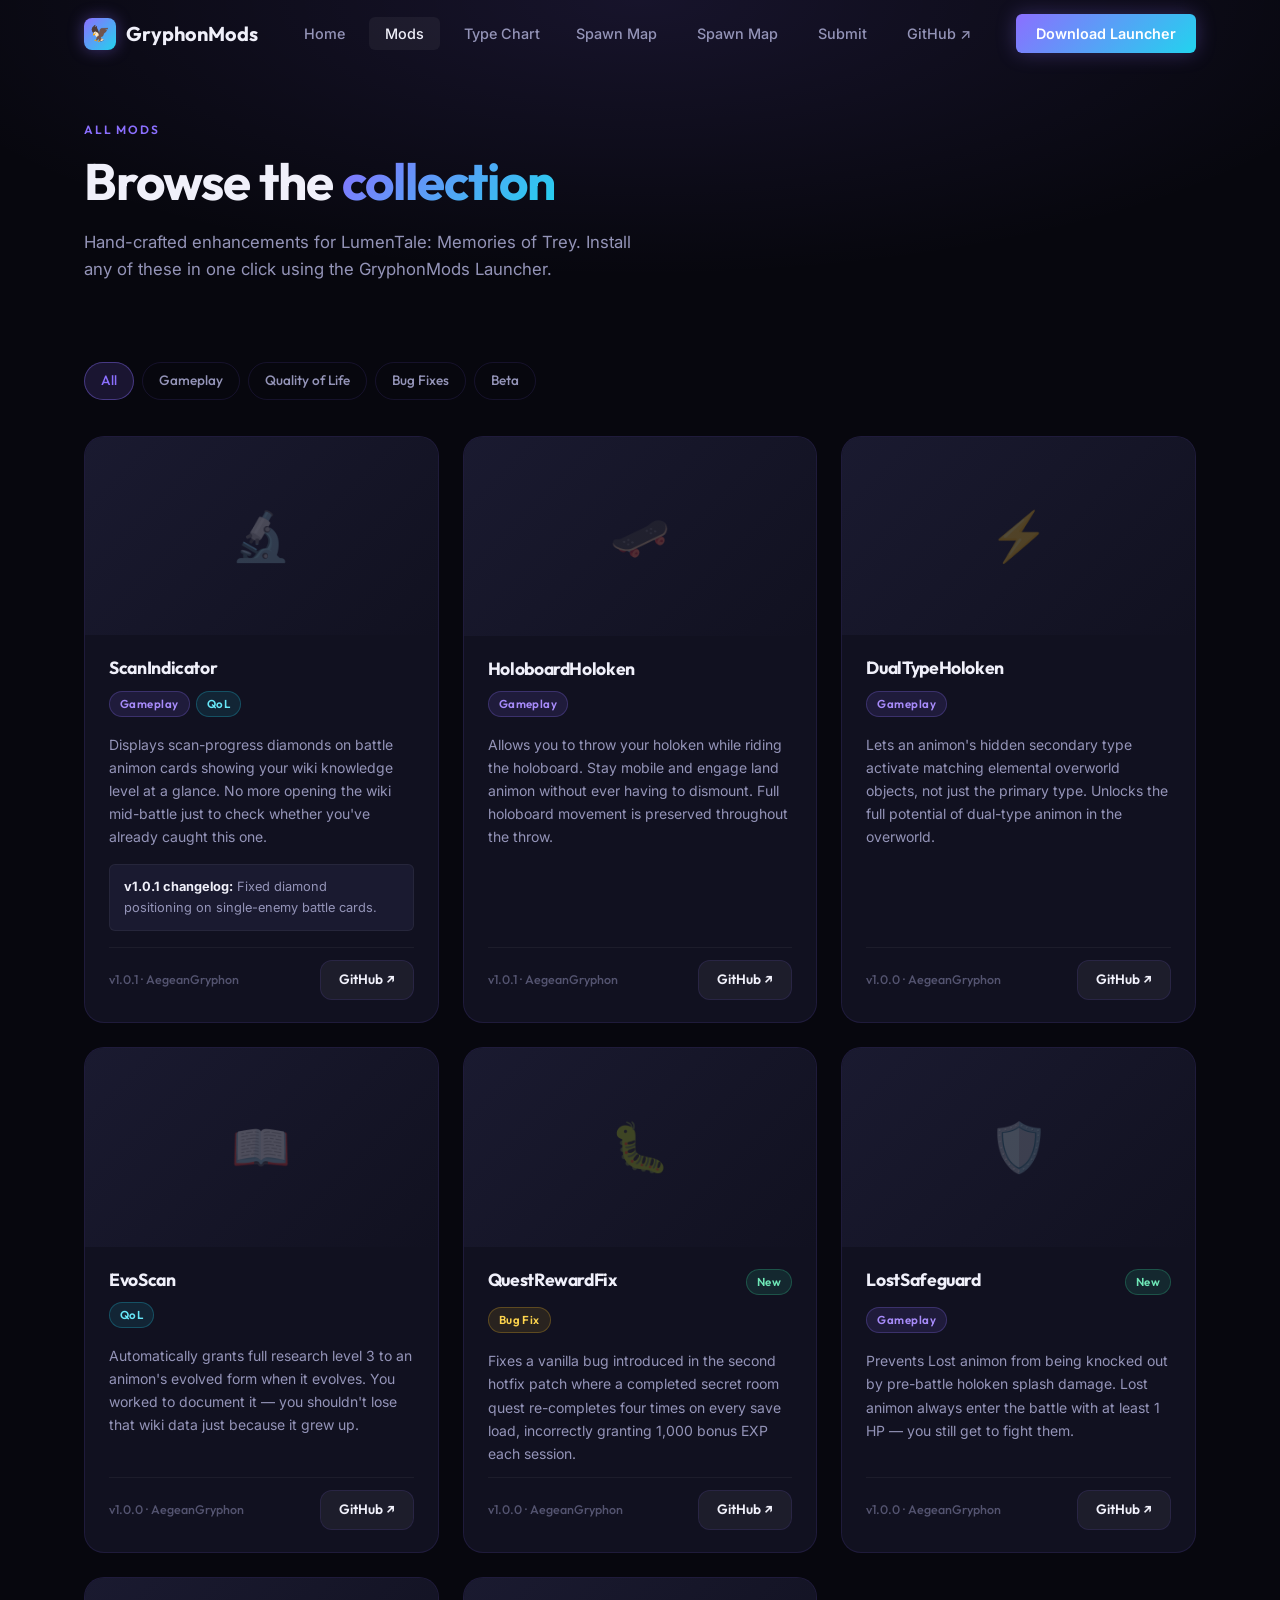
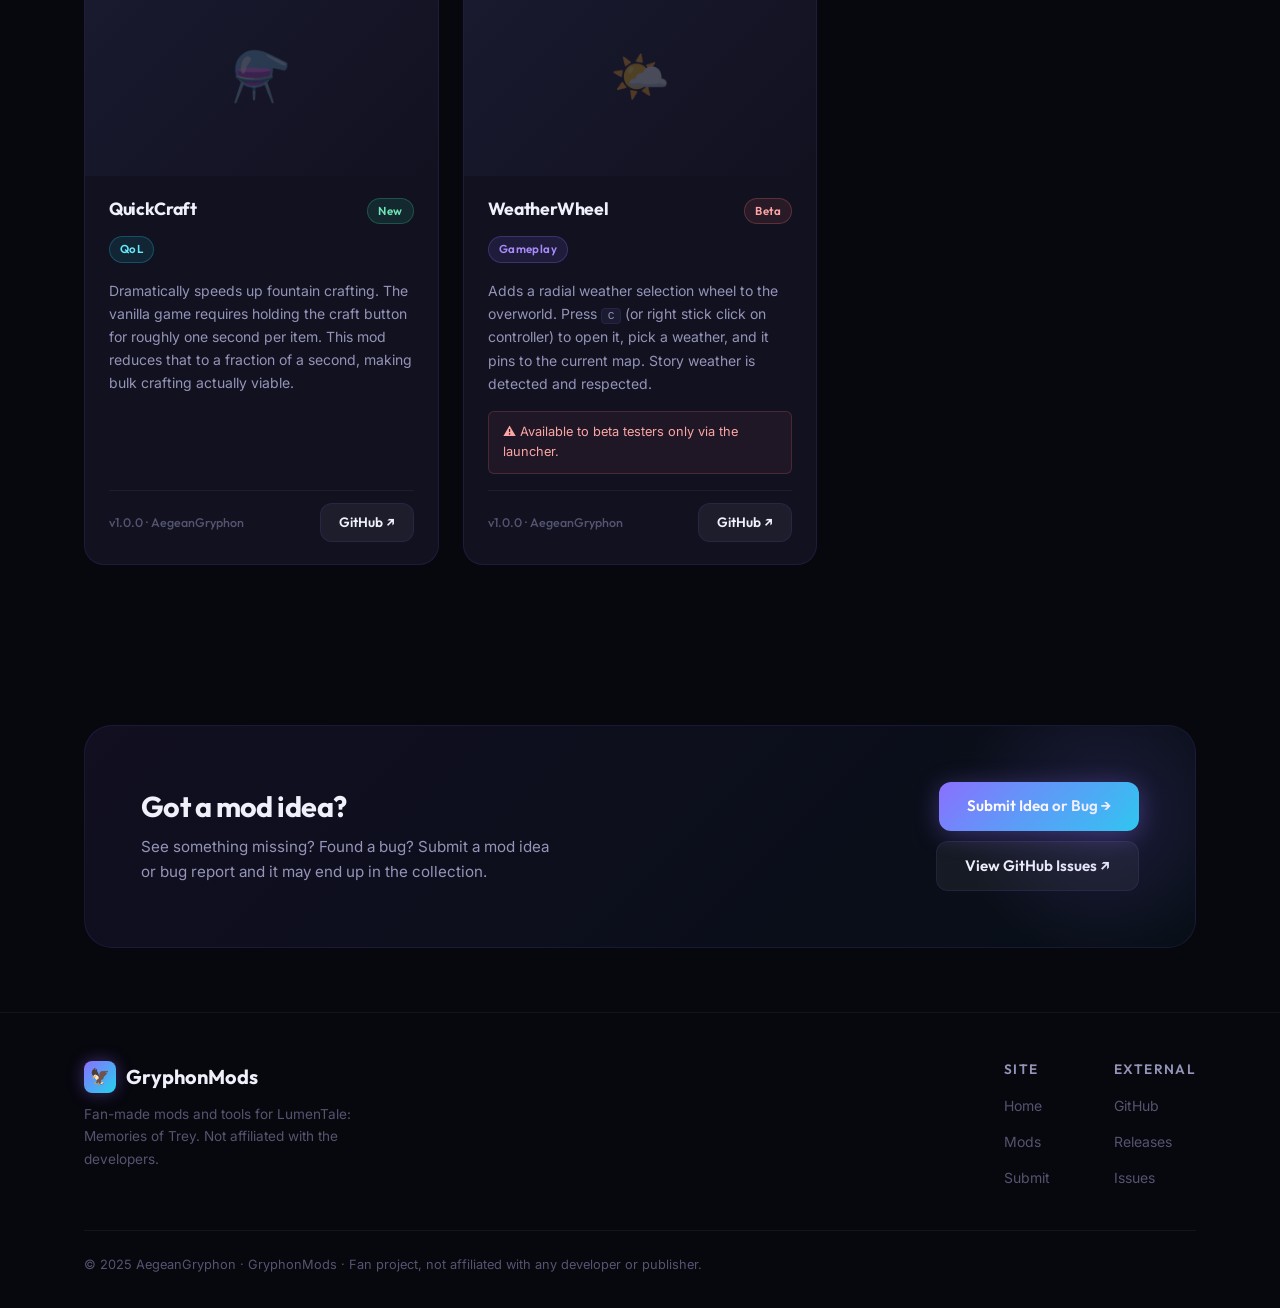
<file: docs/mods.html>
<!DOCTYPE html>
<html lang="en">
<head>
  <meta charset="UTF-8"/>
  <meta name="viewport" content="width=device-width, initial-scale=1.0"/>
  <title>Mods — GryphonMods</title>
  <meta name="description" content="Browse all available mods for LumenTale: Memories of Trey from GryphonMods."/>
  <link rel="stylesheet" href="assets/css/style.css"/>
  <link rel="icon" href="data:image/svg+xml,<svg xmlns='http://www.w3.org/2000/svg' viewBox='0 0 32 32'><rect width='32' height='32' rx='8' fill='%238b6fff'/><text x='50%' y='55%' dominant-baseline='middle' text-anchor='middle' font-size='18'>🦅</text></svg>"/>
</head>
<body>

<!-- ── Nav ───────────────────────────────────────────────── -->
<nav class="nav" aria-label="Main navigation">
  <div class="nav__inner">
    <a href="index.html" class="nav__logo">
      <div class="nav__logo-icon">🦅</div>
      GryphonMods
    </a>
    <ul class="nav__links" role="list">
      <li><a href="index.html"  class="nav__link" data-page="index.html">Home</a></li>
      <li><a href="mods.html"      class="nav__link" data-page="mods.html">Mods</a></li>
      <li><a href="typechart.html" class="nav__link" data-page="typechart.html">Type Chart</a>
  <a href="spawn-map/" class="nav__link" data-page="spawn-map/">Spawn Map</a></li>
      <li><a href="spawn-map/" class="nav__link" data-page="spawn-map/">Spawn Map</a></li>
      <li><a href="submit.html"    class="nav__link" data-page="submit.html">Submit</a></li>
      <li><a href="https://github.com/AegeanGryphon/GryphonMods" target="_blank" rel="noopener" class="nav__link">GitHub ↗</a></li>
    </ul>
    <a href="https://github.com/AegeanGryphon/GryphonMods/releases/latest" class="nav__cta" target="_blank" rel="noopener">
      Download Launcher
    </a>
    <button class="nav__hamburger" aria-label="Toggle menu" aria-expanded="false">
      <span></span><span></span><span></span>
    </button>
  </div>
</nav>
<nav class="nav__mobile" aria-label="Mobile navigation">
  <a href="index.html"  class="nav__link">Home</a>
  <a href="mods.html"      class="nav__link active">Mods</a>
  <a href="typechart.html" class="nav__link">Type Chart</a>
  <a href="submit.html"    class="nav__link">Submit</a>
  <a href="https://github.com/AegeanGryphon/GryphonMods" target="_blank" rel="noopener" class="nav__link">GitHub ↗</a>
  <a href="https://github.com/AegeanGryphon/GryphonMods/releases/latest" class="btn btn--primary" target="_blank" rel="noopener" style="margin-top:8px;">
    Download Launcher
  </a>
</nav>

<!-- ── Page Header ───────────────────────────────────────── -->
<header class="page-header">
  <div class="page-header__bg"></div>
  <div class="container" style="position:relative; z-index:1;">
    <p class="section-label">All Mods</p>
    <h1 class="section-title" style="font-size:clamp(2rem,5vw,3.2rem);">
      Browse the <span class="gradient-text">collection</span>
    </h1>
    <p class="section-sub">
      Hand-crafted enhancements for LumenTale: Memories of Trey. Install any of these
      in one click using the GryphonMods Launcher.
    </p>
  </div>
</header>

<!-- ── Mods List ─────────────────────────────────────────── -->
<section class="section" style="padding-top: 16px;">
  <div class="container">

    <div class="filter-bar reveal">
      <button class="filter-btn active" data-filter="all">All</button>
      <button class="filter-btn" data-filter="gameplay">Gameplay</button>
      <button class="filter-btn" data-filter="qol">Quality of Life</button>
      <button class="filter-btn" data-filter="bugfix">Bug Fixes</button>
      <button class="filter-btn" data-filter="beta">Beta</button>
    </div>

    <div class="mods-grid">

      <!-- ScanIndicator -->
      <article class="mod-card reveal" data-tags="gameplay qol" data-mod-id="scan-indicator">
        <div class="mod-card__image">
          <div class="mod-card__placeholder">
            <span class="mod-card__placeholder-icon">🔬</span>
          </div>
        </div>
        <div class="mod-card__body">
          <div class="mod-card__header">
            <h3 class="mod-card__title">ScanIndicator</h3>
          </div>
          <div class="tags" style="margin-bottom:4px;">
            <span class="tag tag--gameplay">Gameplay</span>
            <span class="tag tag--qol">QoL</span>
          </div>
          <p class="mod-card__desc">
            Displays scan-progress diamonds on battle animon cards showing your wiki knowledge
            level at a glance. No more opening the wiki mid-battle just to check whether
            you've already caught this one.
          </p>
          <div data-mod-changelog style="background:var(--bg-elevated); border-radius:var(--radius-sm); padding:12px 14px; margin:4px 0; font-size:0.8rem; color:var(--text-secondary); border:1px solid var(--border-subtle);">
            <strong style="color:var(--text-primary);">v1.0.1 changelog:</strong> Fixed diamond positioning on single-enemy battle cards.
          </div>
          <div class="mod-card__footer">
            <span class="mod-card__version">v1.0.1 · AegeanGryphon</span>
            <a href="https://github.com/AegeanGryphon/GryphonMods/releases/tag/ScanIndicator-v1.0.1"
               target="_blank" rel="noopener" class="btn btn--ghost btn--sm">GitHub ↗</a>
          </div>
        </div>
      </article>

      <!-- HoloboardHoloken -->
      <article class="mod-card reveal reveal-delay-1" data-tags="gameplay" data-mod-id="holoboard-holoken">
        <div class="mod-card__image">
          <div class="mod-card__placeholder">
            <span class="mod-card__placeholder-icon">🛹</span>
          </div>
        </div>
        <div class="mod-card__body">
          <div class="mod-card__header">
            <h3 class="mod-card__title">HoloboardHoloken</h3>
          </div>
          <div class="tags" style="margin-bottom:4px;">
            <span class="tag tag--gameplay">Gameplay</span>
          </div>
          <p class="mod-card__desc">
            Allows you to throw your holoken while riding the holoboard. Stay mobile and engage
            land animon without ever having to dismount. Full holoboard movement is preserved
            throughout the throw.
          </p>
          <div class="mod-card__footer">
            <span class="mod-card__version">v1.0.1 · AegeanGryphon</span>
            <a href="https://github.com/AegeanGryphon/GryphonMods/releases/tag/HoloboardHoloken-v1.0.1"
               target="_blank" rel="noopener" class="btn btn--ghost btn--sm">GitHub ↗</a>
          </div>
        </div>
      </article>

      <!-- DualTypeHoloken -->
      <article class="mod-card reveal reveal-delay-2" data-tags="gameplay" data-mod-id="dual-type-holoken">
        <div class="mod-card__image">
          <div class="mod-card__placeholder">
            <span class="mod-card__placeholder-icon">⚡</span>
          </div>
        </div>
        <div class="mod-card__body">
          <div class="mod-card__header">
            <h3 class="mod-card__title">DualTypeHoloken</h3>
          </div>
          <div class="tags" style="margin-bottom:4px;">
            <span class="tag tag--gameplay">Gameplay</span>
          </div>
          <p class="mod-card__desc">
            Lets an animon's hidden secondary type activate matching elemental overworld objects,
            not just the primary type. Unlocks the full potential of dual-type animon in the
            overworld.
          </p>
          <div class="mod-card__footer">
            <span class="mod-card__version">v1.0.0 · AegeanGryphon</span>
            <a href="https://github.com/AegeanGryphon/GryphonMods/releases/tag/DualTypeHoloken-v1.0.0"
               target="_blank" rel="noopener" class="btn btn--ghost btn--sm">GitHub ↗</a>
          </div>
        </div>
      </article>

      <!-- EvoScan -->
      <article class="mod-card reveal" data-tags="qol" data-mod-id="evo-scan">
        <div class="mod-card__image">
          <div class="mod-card__placeholder">
            <span class="mod-card__placeholder-icon">📖</span>
          </div>
        </div>
        <div class="mod-card__body">
          <div class="mod-card__header">
            <h3 class="mod-card__title">EvoScan</h3>
          </div>
          <div class="tags" style="margin-bottom:4px;">
            <span class="tag tag--qol">QoL</span>
          </div>
          <p class="mod-card__desc">
            Automatically grants full research level 3 to an animon's evolved form when it
            evolves. You worked to document it — you shouldn't lose that wiki data just because
            it grew up.
          </p>
          <div class="mod-card__footer">
            <span class="mod-card__version">v1.0.0 · AegeanGryphon</span>
            <a href="https://github.com/AegeanGryphon/GryphonMods/releases/tag/EvoScan-v1.0.0"
               target="_blank" rel="noopener" class="btn btn--ghost btn--sm">GitHub ↗</a>
          </div>
        </div>
      </article>

      <!-- QuestRewardFix -->
      <article class="mod-card reveal reveal-delay-1" data-tags="bugfix" data-mod-id="questrewardfix">
        <div class="mod-card__image">
          <div class="mod-card__placeholder">
            <span class="mod-card__placeholder-icon">🐛</span>
          </div>
        </div>
        <div class="mod-card__body">
          <div class="mod-card__header">
            <h3 class="mod-card__title">QuestRewardFix</h3>
            <span class="tag tag--new">New</span>
          </div>
          <div class="tags" style="margin-bottom:4px;">
            <span class="tag tag--bugfix">Bug Fix</span>
          </div>
          <p class="mod-card__desc">
            Fixes a vanilla bug introduced in the second hotfix patch where a completed secret
            room quest re-completes four times on every save load, incorrectly granting 1,000
            bonus EXP each session.
          </p>
          <div class="mod-card__footer">
            <span class="mod-card__version">v1.0.0 · AegeanGryphon</span>
            <a href="https://github.com/AegeanGryphon/GryphonMods/releases/tag/QuestRewardFix-v1.0.0"
               target="_blank" rel="noopener" class="btn btn--ghost btn--sm">GitHub ↗</a>
          </div>
        </div>
      </article>

      <!-- LostSafeguard -->
      <article class="mod-card reveal reveal-delay-2" data-tags="gameplay" data-mod-id="lost-safeguard">
        <div class="mod-card__image">
          <div class="mod-card__placeholder">
            <span class="mod-card__placeholder-icon">🛡️</span>
          </div>
        </div>
        <div class="mod-card__body">
          <div class="mod-card__header">
            <h3 class="mod-card__title">LostSafeguard</h3>
            <span class="tag tag--new">New</span>
          </div>
          <div class="tags" style="margin-bottom:4px;">
            <span class="tag tag--gameplay">Gameplay</span>
          </div>
          <p class="mod-card__desc">
            Prevents Lost animon from being knocked out by pre-battle holoken splash damage.
            Lost animon always enter the battle with at least 1 HP — you still get to fight them.
          </p>
          <div class="mod-card__footer">
            <span class="mod-card__version">v1.0.0 · AegeanGryphon</span>
            <a href="https://github.com/AegeanGryphon/GryphonMods/releases/tag/LostSafeguard-v1.0.0"
               target="_blank" rel="noopener" class="btn btn--ghost btn--sm">GitHub ↗</a>
          </div>
        </div>
      </article>

      <!-- QuickCraft -->
      <article class="mod-card reveal reveal-delay-2" data-tags="qol" data-mod-id="quickcraft">
        <div class="mod-card__image">
          <div class="mod-card__placeholder">
            <span class="mod-card__placeholder-icon">⚗️</span>
          </div>
        </div>
        <div class="mod-card__body">
          <div class="mod-card__header">
            <h3 class="mod-card__title">QuickCraft</h3>
            <span class="tag tag--new">New</span>
          </div>
          <div class="tags" style="margin-bottom:4px;">
            <span class="tag tag--qol">QoL</span>
          </div>
          <p class="mod-card__desc">
            Dramatically speeds up fountain crafting. The vanilla game requires holding the
            craft button for roughly one second per item. This mod reduces that to a fraction
            of a second, making bulk crafting actually viable.
          </p>
          <div class="mod-card__footer">
            <span class="mod-card__version">v1.0.0 · AegeanGryphon</span>
            <a href="https://github.com/AegeanGryphon/GryphonMods/releases/tag/QuickCraft-v1.0.0"
               target="_blank" rel="noopener" class="btn btn--ghost btn--sm">GitHub ↗</a>
          </div>
        </div>
      </article>

      <!-- WeatherWheel (Beta) -->
      <article class="mod-card reveal" data-tags="gameplay beta" data-mod-id="weather-wheel">
        <div class="mod-card__image">
          <div class="mod-card__placeholder">
            <span class="mod-card__placeholder-icon">🌤️</span>
          </div>
        </div>
        <div class="mod-card__body">
          <div class="mod-card__header">
            <h3 class="mod-card__title">WeatherWheel</h3>
            <span class="tag tag--beta">Beta</span>
          </div>
          <div class="tags" style="margin-bottom:4px;">
            <span class="tag tag--gameplay">Gameplay</span>
          </div>
          <p class="mod-card__desc">
            Adds a radial weather selection wheel to the overworld. Press
            <kbd style="background:var(--bg-elevated);border:1px solid var(--border);padding:1px 6px;border-radius:4px;font-size:0.8em;">C</kbd>
            (or right stick click on controller) to open it, pick a weather, and it pins to the
            current map. Story weather is detected and respected.
          </p>
          <div style="background:rgba(248,113,113,0.06); border:1px solid rgba(248,113,113,0.2); border-radius:var(--radius-sm); padding:10px 14px; font-size:0.8rem; color:#fca5a5; margin: 4px 0;">
            ⚠️ Available to beta testers only via the launcher.
          </div>
          <div class="mod-card__footer">
            <span class="mod-card__version">v1.0.0 · AegeanGryphon</span>
            <a href="https://github.com/AegeanGryphon/GryphonMods/releases/tag/WeatherWheel-v1.0.0"
               target="_blank" rel="noopener" class="btn btn--ghost btn--sm">GitHub ↗</a>
          </div>
        </div>
      </article>

    </div>
  </div>
</section>

<!-- ── Submit CTA ─────────────────────────────────────────── -->
<section class="section--sm">
  <div class="container">
    <div class="download-card reveal" style="background: linear-gradient(135deg, rgba(139,111,255,0.08), rgba(34,211,238,0.04));">
      <div class="download-card__info">
        <h2>Got a mod idea?</h2>
        <p>
          See something missing? Found a bug? Submit a mod idea or bug report and it may
          end up in the collection.
        </p>
      </div>
      <div class="download-card__actions">
        <a href="submit.html" class="btn btn--primary">Submit Idea or Bug →</a>
        <a href="https://github.com/AegeanGryphon/GryphonMods/issues" target="_blank" rel="noopener"
           class="btn btn--ghost">View GitHub Issues ↗</a>
      </div>
    </div>
  </div>
</section>

<!-- ── Footer ────────────────────────────────────────────── -->
<footer class="footer">
  <div class="container">
    <div class="footer__inner">
      <div class="footer__brand">
        <a href="index.html" class="nav__logo">
          <div class="nav__logo-icon">🦅</div>
          GryphonMods
        </a>
        <p>Fan-made mods and tools for LumenTale: Memories of Trey. Not affiliated with the developers.</p>
      </div>
      <div class="footer__links">
        <div class="footer__col">
          <h4>Site</h4>
          <ul>
            <li><a href="index.html">Home</a></li>
            <li><a href="mods.html">Mods</a></li>
            <li><a href="submit.html">Submit</a></li>
          </ul>
        </div>
        <div class="footer__col">
          <h4>External</h4>
          <ul>
            <li><a href="https://github.com/AegeanGryphon/GryphonMods" target="_blank" rel="noopener">GitHub</a></li>
            <li><a href="https://github.com/AegeanGryphon/GryphonMods/releases" target="_blank" rel="noopener">Releases</a></li>
            <li><a href="https://github.com/AegeanGryphon/GryphonMods/issues" target="_blank" rel="noopener">Issues</a></li>
          </ul>
        </div>
      </div>
    </div>
    <div class="footer__bottom">
      <span class="footer__copy">© 2025 AegeanGryphon · GryphonMods · Fan project, not affiliated with any developer or publisher.</span>
    </div>
  </div>
</footer>

<script src="assets/js/main.js"></script>
</body>
</html>
</file>
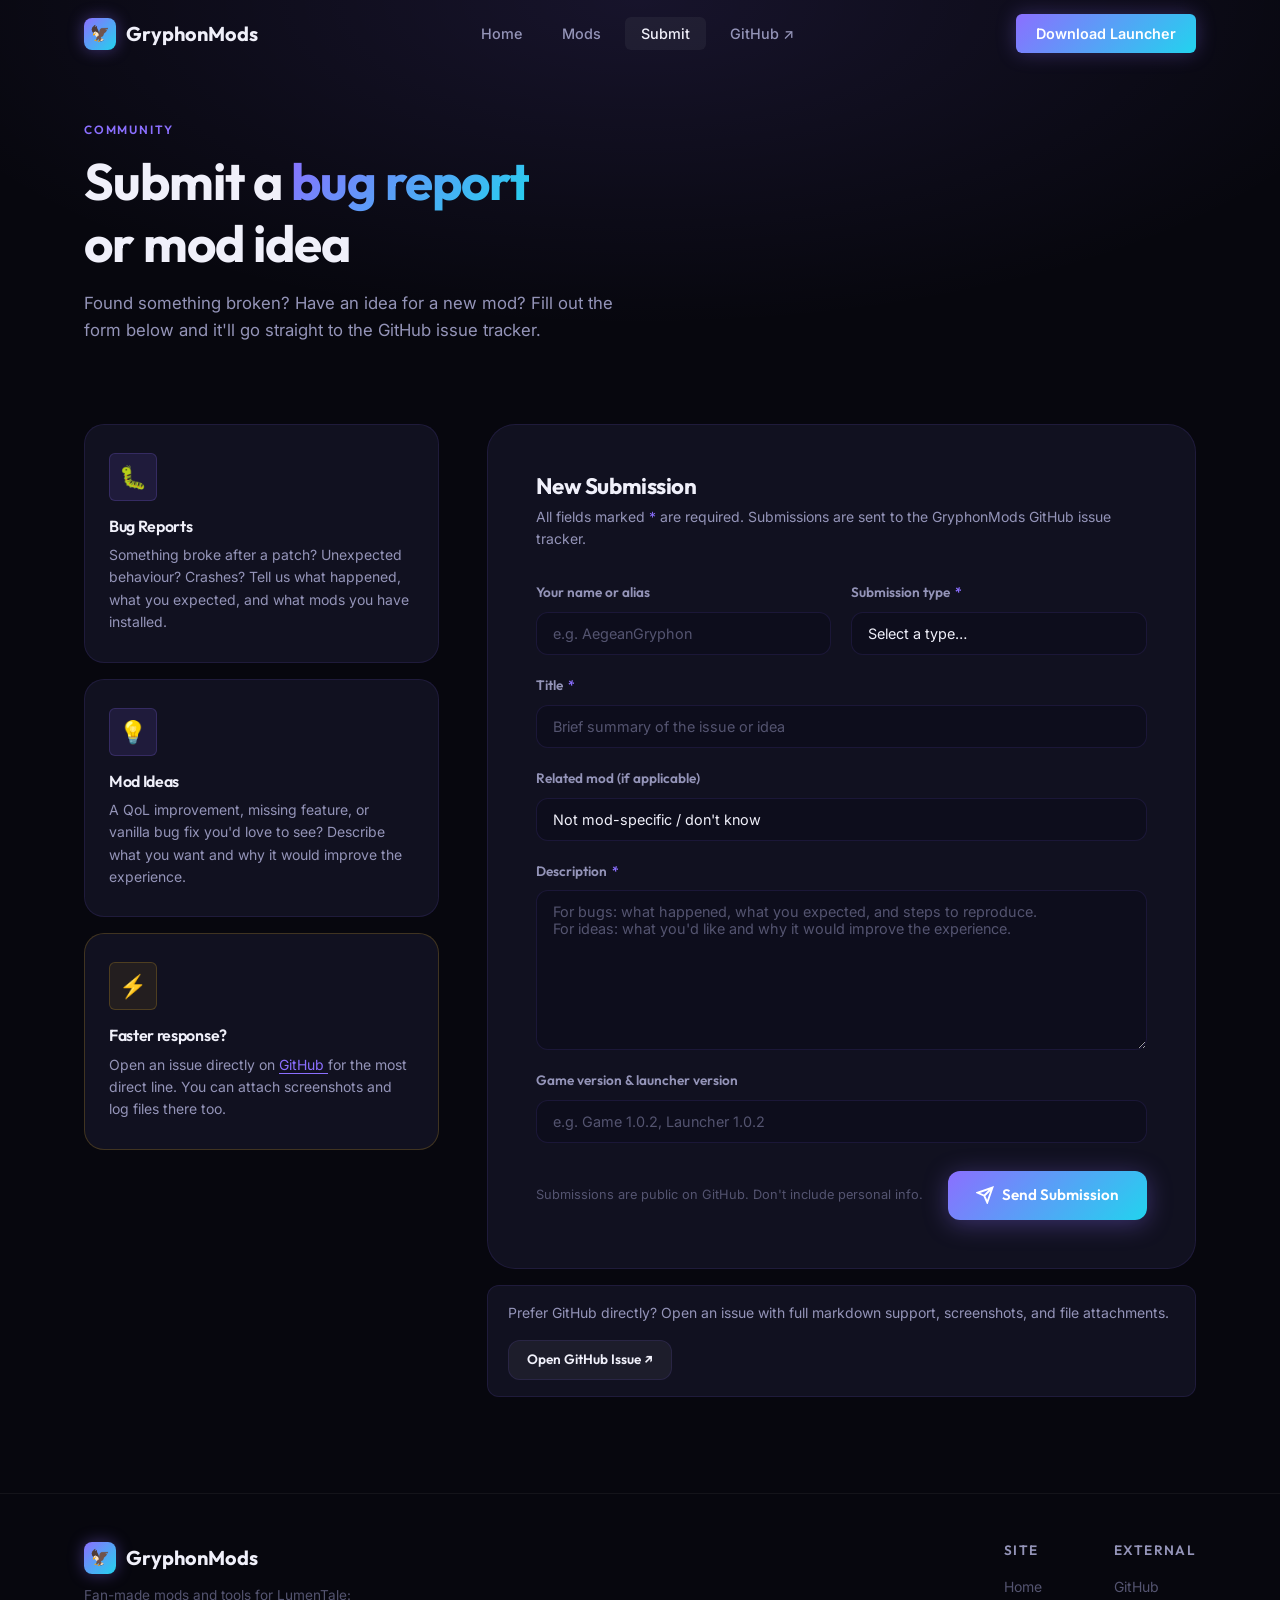
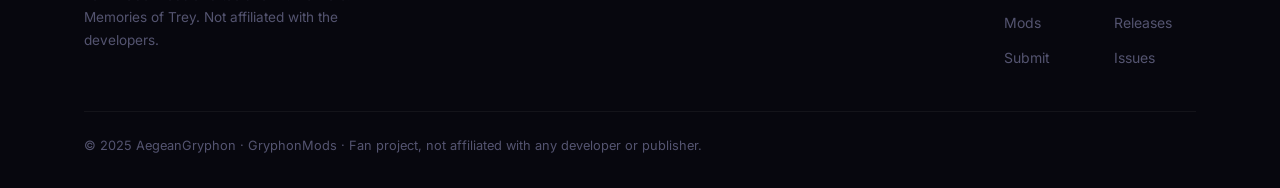
<file: docs/submit.html>
<!DOCTYPE html>
<html lang="en">
<head>
  <meta charset="UTF-8"/>
  <meta name="viewport" content="width=device-width, initial-scale=1.0"/>
  <title>Submit — GryphonMods</title>
  <meta name="description" content="Report a bug or submit a mod idea for LumenTale: Memories of Trey."/>
  <link rel="stylesheet" href="assets/css/style.css"/>
  <link rel="icon" href="data:image/svg+xml,<svg xmlns='http://www.w3.org/2000/svg' viewBox='0 0 32 32'><rect width='32' height='32' rx='8' fill='%238b6fff'/><text x='50%' y='55%' dominant-baseline='middle' text-anchor='middle' font-size='18'>🦅</text></svg>"/>
</head>
<body>

<!-- ── Nav ───────────────────────────────────────────────── -->
<nav class="nav" aria-label="Main navigation">
  <div class="nav__inner">
    <a href="index.html" class="nav__logo">
      <div class="nav__logo-icon">🦅</div>
      GryphonMods
    </a>
    <ul class="nav__links" role="list">
      <li><a href="index.html"  class="nav__link" data-page="index.html">Home</a></li>
      <li><a href="mods.html"   class="nav__link" data-page="mods.html">Mods</a></li>
      <li><a href="submit.html" class="nav__link" data-page="submit.html">Submit</a></li>
      <li><a href="https://github.com/AegeanGryphon/GryphonMods" target="_blank" rel="noopener" class="nav__link">GitHub ↗</a></li>
    </ul>
    <a href="https://github.com/AegeanGryphon/GryphonMods/releases/latest" class="nav__cta" target="_blank" rel="noopener">
      Download Launcher
    </a>
    <button class="nav__hamburger" aria-label="Toggle menu" aria-expanded="false">
      <span></span><span></span><span></span>
    </button>
  </div>
</nav>
<nav class="nav__mobile" aria-label="Mobile navigation">
  <a href="index.html"  class="nav__link">Home</a>
  <a href="mods.html"   class="nav__link">Mods</a>
  <a href="submit.html" class="nav__link active">Submit</a>
  <a href="https://github.com/AegeanGryphon/GryphonMods" target="_blank" rel="noopener" class="nav__link">GitHub ↗</a>
  <a href="https://github.com/AegeanGryphon/GryphonMods/releases/latest" class="btn btn--primary" target="_blank" rel="noopener" style="margin-top:8px;">
    Download Launcher
  </a>
</nav>

<!-- ── Page Header ───────────────────────────────────────── -->
<header class="page-header">
  <div class="page-header__bg"></div>
  <div class="container" style="position:relative; z-index:1;">
    <p class="section-label">Community</p>
    <h1 class="section-title" style="font-size:clamp(2rem,5vw,3.2rem);">
      Submit a <span class="gradient-text">bug report</span><br>or mod idea
    </h1>
    <p class="section-sub">
      Found something broken? Have an idea for a new mod? Fill out the form below and
      it'll go straight to the GitHub issue tracker.
    </p>
  </div>
</header>

<!-- ── Form ──────────────────────────────────────────────── -->
<section class="section" style="padding-top:16px;">
  <div class="container">
    <div style="display:grid; grid-template-columns:1fr 2fr; gap:48px; align-items:start;">

      <!-- Sidebar info -->
      <aside>
        <div style="display:flex; flex-direction:column; gap:16px; position:sticky; top:calc(var(--nav-height) + 24px);">

          <div class="feature-card reveal">
            <div class="feature-icon">🐛</div>
            <h3>Bug Reports</h3>
            <p>Something broke after a patch? Unexpected behaviour? Crashes? Tell us what happened, what you expected, and what mods you have installed.</p>
          </div>

          <div class="feature-card reveal reveal-delay-1">
            <div class="feature-icon">💡</div>
            <h3>Mod Ideas</h3>
            <p>A QoL improvement, missing feature, or vanilla bug fix you'd love to see? Describe what you want and why it would improve the experience.</p>
          </div>

          <div class="feature-card reveal reveal-delay-2" style="border-color:rgba(251,191,36,0.2);">
            <div class="feature-icon" style="background:rgba(251,191,36,0.08); border-color:rgba(251,191,36,0.2);">⚡</div>
            <h3>Faster response?</h3>
            <p>
              Open an issue directly on
              <a href="https://github.com/AegeanGryphon/GryphonMods/issues/new"
                 target="_blank" rel="noopener"
                 style="color:var(--accent-purple); text-decoration:underline; text-underline-offset:3px;">
                GitHub
              </a>
              for the most direct line. You can attach screenshots and log files there too.
            </p>
          </div>

        </div>
      </aside>

      <!-- Form -->
      <div class="reveal reveal-delay-1">
        <div class="form-card">
          <h2 style="font-family:'Outfit',sans-serif; font-size:1.4rem; font-weight:700; margin-bottom:6px;">
            New Submission
          </h2>
          <p style="font-size:0.875rem; color:var(--text-secondary); margin-bottom:32px;">
            All fields marked <span style="color:var(--accent-purple);">*</span> are required.
            Submissions are sent to the GryphonMods GitHub issue tracker.
          </p>

          <!-- NOTE: Replace the action URL with your Formspree form ID after signing up at formspree.io -->
          <form id="contact-form" action="https://formspree.io/f/mqeoepwn" method="POST">

            <div class="form-grid">

              <div class="form-group">
                <label class="form-label" for="name">Your name or alias</label>
                <input class="form-input" type="text" id="name" name="name"
                       placeholder="e.g. AegeanGryphon" autocomplete="nickname"/>
              </div>

              <div class="form-group">
                <label class="form-label" for="type">Submission type <span>*</span></label>
                <select class="form-select" id="type" name="type" required>
                  <option value="" disabled selected>Select a type…</option>
                  <option value="bug">🐛 Bug Report</option>
                  <option value="idea">💡 Mod Idea</option>
                  <option value="other">💬 General Feedback</option>
                </select>
              </div>

              <div class="form-group form-group--full">
                <label class="form-label" for="title">Title <span>*</span></label>
                <input class="form-input" type="text" id="title" name="title"
                       placeholder="Brief summary of the issue or idea" required/>
              </div>

              <div class="form-group form-group--full" id="mod-field">
                <label class="form-label" for="mod">Related mod (if applicable)</label>
                <select class="form-select" id="mod" name="mod">
                  <option value="" selected>Not mod-specific / don't know</option>
                  <option value="ScanIndicator">ScanIndicator</option>
                  <option value="HoloboardHoloken">HoloboardHoloken</option>
                  <option value="DualTypeHoloken">DualTypeHoloken</option>
                  <option value="EvoScan">EvoScan</option>
                  <option value="QuestRewardFix">QuestRewardFix</option>
                  <option value="QuickCraft">QuickCraft</option>
                  <option value="WeatherWheel">WeatherWheel (Beta)</option>
                  <option value="Launcher">Launcher</option>
                </select>
              </div>

              <div class="form-group form-group--full">
                <label class="form-label" for="description">Description <span>*</span></label>
                <textarea class="form-textarea" id="description" name="description"
                          placeholder="For bugs: what happened, what you expected, and steps to reproduce.&#10;For ideas: what you'd like and why it would improve the experience."
                          style="min-height:160px;" required></textarea>
              </div>

              <div class="form-group form-group--full" id="repro-field">
                <label class="form-label" for="repro">Steps to reproduce (bugs only)</label>
                <textarea class="form-textarea" id="repro" name="repro"
                          placeholder="1. Launch the game&#10;2. Load save file&#10;3. …"
                          style="min-height:100px;"></textarea>
              </div>

              <div class="form-group form-group--full">
                <label class="form-label" for="version">Game version &amp; launcher version</label>
                <input class="form-input" type="text" id="version" name="version"
                       placeholder="e.g. Game 1.0.2, Launcher 1.0.2"/>
              </div>

            </div>

            <div class="form-footer">
              <p class="form-note">
                Submissions are public on GitHub. Don't include personal info.
              </p>
              <button type="submit" class="btn btn--primary">
                <svg viewBox="0 0 24 24" fill="none" stroke="currentColor" stroke-width="2.5">
                  <path d="M22 2L11 13M22 2L15 22l-4-9-9-4 20-7z"/>
                </svg>
                Send Submission
              </button>
            </div>

          </form>
        </div>

        <!-- Alternate: direct GitHub link -->
        <div style="margin-top:16px; padding:16px 20px; background:var(--bg-card); border:1px solid var(--border); border-radius:var(--radius-md); display:flex; align-items:center; justify-content:space-between; gap:16px; flex-wrap:wrap;">
          <p style="font-size:0.875rem; color:var(--text-secondary);">
            Prefer GitHub directly? Open an issue with full markdown support, screenshots, and file attachments.
          </p>
          <a href="https://github.com/AegeanGryphon/GryphonMods/issues/new/choose"
             target="_blank" rel="noopener" class="btn btn--ghost btn--sm">
            Open GitHub Issue ↗
          </a>
        </div>
      </div>

    </div>
  </div>
</section>

<!-- ── Footer ────────────────────────────────────────────── -->
<footer class="footer">
  <div class="container">
    <div class="footer__inner">
      <div class="footer__brand">
        <a href="index.html" class="nav__logo">
          <div class="nav__logo-icon">🦅</div>
          GryphonMods
        </a>
        <p>Fan-made mods and tools for LumenTale: Memories of Trey. Not affiliated with the developers.</p>
      </div>
      <div class="footer__links">
        <div class="footer__col">
          <h4>Site</h4>
          <ul>
            <li><a href="index.html">Home</a></li>
            <li><a href="mods.html">Mods</a></li>
            <li><a href="submit.html">Submit</a></li>
          </ul>
        </div>
        <div class="footer__col">
          <h4>External</h4>
          <ul>
            <li><a href="https://github.com/AegeanGryphon/GryphonMods" target="_blank" rel="noopener">GitHub</a></li>
            <li><a href="https://github.com/AegeanGryphon/GryphonMods/releases" target="_blank" rel="noopener">Releases</a></li>
            <li><a href="https://github.com/AegeanGryphon/GryphonMods/issues" target="_blank" rel="noopener">Issues</a></li>
          </ul>
        </div>
      </div>
    </div>
    <div class="footer__bottom">
      <span class="footer__copy">© 2025 AegeanGryphon · GryphonMods · Fan project, not affiliated with any developer or publisher.</span>
    </div>
  </div>
</footer>

<script src="assets/js/main.js"></script>
<script>
  // Show/hide repro steps based on type
  const typeSelect = document.getElementById('type');
  const reproField = document.getElementById('repro-field');
  if (typeSelect && reproField) {
    typeSelect.addEventListener('change', () => {
      reproField.style.display = typeSelect.value === 'bug' ? '' : 'none';
    });
    reproField.style.display = 'none'; // hidden by default
  }
</script>
</body>
</html>
</file>
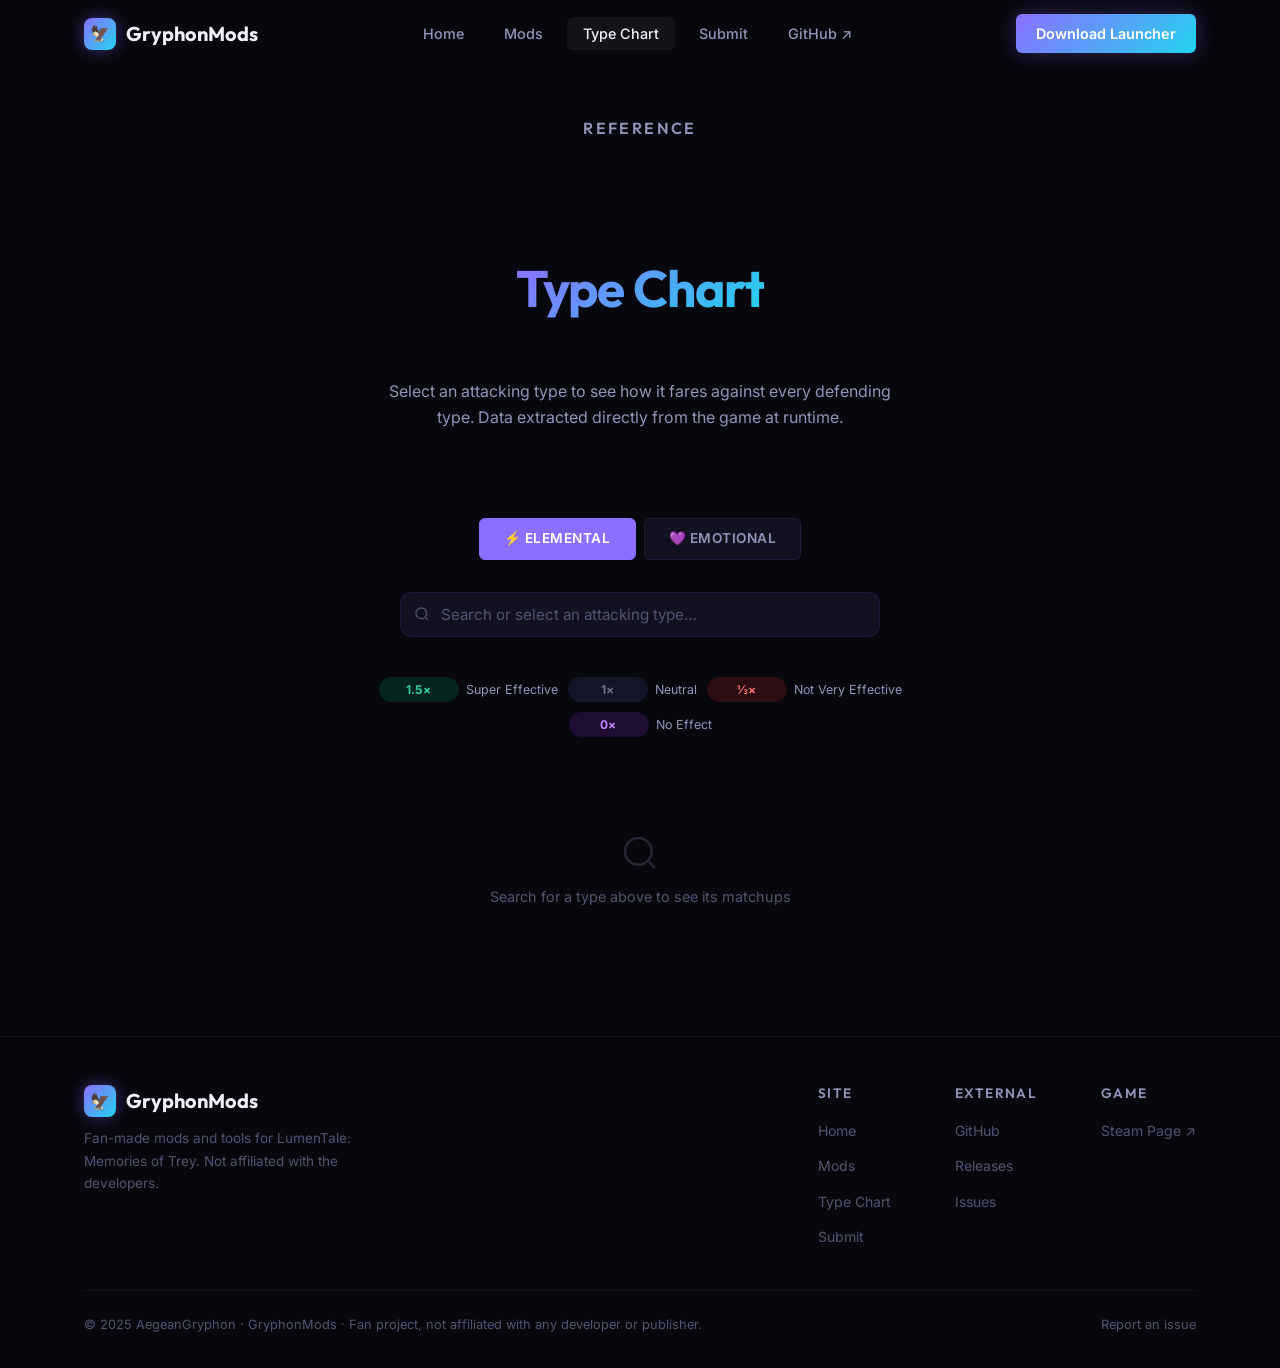
<file: docs/typechart.html>
<!DOCTYPE html>
<html lang="en">
<head>
  <meta charset="UTF-8"/>
  <meta name="viewport" content="width=device-width, initial-scale=1.0"/>
  <title>Type Chart — GryphonMods</title>
  <meta name="description" content="Interactive elemental and emotional type effectiveness chart for LumenTale: Memories of Trey, extracted directly from the game."/>
  <link rel="stylesheet" href="assets/css/style.css"/>
  <link rel="icon" href="data:image/svg+xml,<svg xmlns='http://www.w3.org/2000/svg' viewBox='0 0 32 32'><rect width='32' height='32' rx='8' fill='%238b6fff'/><text x='50%' y='55%' dominant-baseline='middle' text-anchor='middle' font-size='18'>🦅</text></svg>"/>
  <style>
    /* ── Page-specific styles ───────────────────────────── */
    .tc-hero {
      padding: calc(var(--nav-height) + 48px) 0 48px;
      text-align: center;
    }
    .tc-hero h1 { font-size: clamp(2rem, 5vw, 3.2rem); margin-bottom: 12px; }
    .tc-hero p  { color: var(--text-secondary); max-width: 520px; margin: 0 auto; font-size: 1rem; }

    /* ── Tab switcher ───────────────────────────────────── */
    .tc-tabs {
      display: flex;
      justify-content: center;
      gap: 8px;
      margin: 40px 0 32px;
    }
    .tc-tab {
      padding: 9px 24px;
      border-radius: var(--radius-sm);
      border: 1px solid var(--border);
      background: var(--bg-card);
      color: var(--text-secondary);
      font-size: 0.85rem;
      font-weight: 600;
      letter-spacing: 0.04em;
      text-transform: uppercase;
      transition: all 0.2s var(--ease-smooth);
      cursor: pointer;
    }
    .tc-tab:hover  { border-color: var(--border-hover); color: var(--text-primary); }
    .tc-tab.active { background: var(--accent-purple); border-color: var(--accent-purple); color: #fff; }

    /* ── Controls ───────────────────────────────────────── */
    .tc-controls {
      max-width: 480px;
      margin: 0 auto 40px;
    }
    .tc-search-wrap {
      position: relative;
    }
    .tc-search-wrap svg {
      position: absolute;
      left: 14px;
      top: 50%;
      transform: translateY(-50%);
      width: 16px;
      height: 16px;
      stroke: var(--text-muted);
      pointer-events: none;
    }
    #tc-search {
      width: 100%;
      padding: 12px 14px 12px 40px;
      background: var(--bg-card);
      border: 1px solid var(--border);
      border-radius: var(--radius-md);
      color: var(--text-primary);
      font-size: 0.95rem;
      font-family: 'Inter', sans-serif;
      outline: none;
      transition: border-color 0.2s;
    }
    #tc-search:focus  { border-color: var(--border-hover); }
    #tc-search::placeholder { color: var(--text-muted); }

    #tc-dropdown {
      position: absolute;
      top: calc(100% + 4px);
      left: 0; right: 0;
      background: var(--bg-elevated);
      border: 1px solid var(--border);
      border-radius: var(--radius-md);
      overflow: hidden;
      z-index: 50;
      display: none;
      box-shadow: var(--shadow-card);
    }
    #tc-dropdown.open { display: block; }
    .tc-option {
      padding: 10px 16px;
      font-size: 0.9rem;
      cursor: pointer;
      transition: background 0.15s;
      color: var(--text-secondary);
    }
    .tc-option:hover, .tc-option.focused {
      background: var(--bg-card-hover);
      color: var(--text-primary);
    }
    .tc-option mark {
      background: none;
      color: var(--accent-purple);
      font-weight: 600;
    }

    /* ── Selected type badge ────────────────────────────── */
    .tc-selected-badge {
      display: none;
      align-items: center;
      gap: 10px;
      margin-top: 16px;
      padding: 10px 16px;
      background: var(--bg-card);
      border: 1px solid var(--border);
      border-radius: var(--radius-md);
    }
    .tc-selected-badge.visible { display: flex; }
    .tc-selected-badge span { font-weight: 600; font-size: 0.95rem; }
    .tc-selected-badge .tc-clear {
      margin-left: auto;
      font-size: 0.78rem;
      color: var(--text-muted);
      cursor: pointer;
      padding: 3px 8px;
      border-radius: 4px;
      border: 1px solid var(--border);
      transition: all 0.15s;
    }
    .tc-clear:hover { color: var(--text-primary); border-color: var(--border-hover); }

    /* ── Results list ───────────────────────────────────── */
    .tc-results {
      max-width: 560px;
      margin: 0 auto;
    }
    .tc-placeholder {
      text-align: center;
      padding: 48px 0;
      color: var(--text-muted);
      font-size: 0.9rem;
    }
    .tc-placeholder svg {
      width: 40px; height: 40px;
      stroke: var(--text-muted);
      margin: 0 auto 12px;
      display: block;
      opacity: 0.4;
    }

    .tc-group-label {
      font-size: 0.72rem;
      font-weight: 700;
      letter-spacing: 0.1em;
      text-transform: uppercase;
      color: var(--text-muted);
      margin: 28px 0 10px;
      padding-bottom: 6px;
      border-bottom: 1px solid var(--border-subtle);
    }
    .tc-group-label:first-child { margin-top: 0; }

    .tc-row {
      display: flex;
      align-items: center;
      gap: 12px;
      padding: 10px 14px;
      border-radius: var(--radius-sm);
      border: 1px solid var(--border-subtle);
      background: var(--bg-card);
      margin-bottom: 6px;
      transition: border-color 0.15s;
    }
    .tc-row:hover { border-color: var(--border); }

    .tc-type-name {
      font-size: 0.82rem;
      font-weight: 600;
      letter-spacing: 0.04em;
      text-transform: uppercase;
      color: var(--text-secondary);
      min-width: 90px;
    }

    .tc-bar-wrap {
      flex: 1;
      height: 8px;
      background: var(--bg-elevated);
      border-radius: 4px;
      overflow: hidden;
    }
    .tc-bar {
      height: 100%;
      border-radius: 4px;
      transition: width 0.4s var(--ease-smooth);
    }

    .tc-pill {
      min-width: 80px;
      text-align: center;
      padding: 4px 12px;
      border-radius: 20px;
      font-size: 0.8rem;
      font-weight: 700;
      letter-spacing: 0.02em;
    }

    /* Multiplier colour tokens */
    .mv-immune  { --c-bg: rgba(88,28,135,0.3); --c-text: #c084fc; --c-bar: #7c3aed; }
    .mv-weak    { --c-bg: rgba(127,29,29,0.3); --c-text: #f87171; --c-bar: #dc2626; }
    .mv-neutral { --c-bg: rgba(30,30,60,0.6);  --c-text: #6b7280; --c-bar: #374151; }
    .mv-super   { --c-bg: rgba(6,78,59,0.4);   --c-text: #34d399; --c-bar: #059669; }
    /* emo range */
    .mv-emo-weak  { --c-bg: rgba(120,53,15,0.35); --c-text: #fb923c; --c-bar: #ea580c; }
    .mv-emo-super { --c-bg: rgba(6,78,59,0.4);    --c-text: #34d399; --c-bar: #059669; }

    .tc-pill  { background: var(--c-bg); color: var(--c-text); }
    .tc-bar   { background: var(--c-bar); }

    /* bar widths for each multiplier */
    .bw-0    { width: 4%; }
    .bw-033  { width: 22%; }
    .bw-08   { width: 53%; }
    .bw-1    { width: 66%; }
    .bw-12   { width: 80%; }
    .bw-15   { width: 100%; }

    /* ── Legend ─────────────────────────────────────────── */
    .tc-legend {
      display: flex;
      flex-wrap: wrap;
      gap: 10px;
      justify-content: center;
      margin: 0 auto 48px;
      max-width: 560px;
    }
    .tc-legend-item {
      display: flex;
      align-items: center;
      gap: 7px;
      font-size: 0.78rem;
      color: var(--text-secondary);
    }
    .tc-legend-pill {
      padding: 3px 10px;
      border-radius: 20px;
      font-size: 0.75rem;
      font-weight: 700;
    }

    .tc-note {
      text-align: center;
      font-size: 0.75rem;
      color: var(--text-muted);
      margin: 32px 0 0;
      padding-bottom: 48px;
    }
  </style>
</head>
<body>

<!-- ── Nav ───────────────────────────────────────────────── -->
<nav class="nav" aria-label="Main navigation">
  <div class="nav__inner">
    <a href="index.html" class="nav__logo">
      <div class="nav__logo-icon">🦅</div>
      GryphonMods
    </a>
    <ul class="nav__links" role="list">
      <li><a href="index.html"     class="nav__link" data-page="index.html">Home</a></li>
      <li><a href="mods.html"      class="nav__link" data-page="mods.html">Mods</a></li>
      <li><a href="typechart.html" class="nav__link nav__link--active" data-page="typechart.html">Type Chart</a></li>
      <li><a href="submit.html"    class="nav__link" data-page="submit.html">Submit</a></li>
      <li><a href="https://github.com/AegeanGryphon/GryphonMods" target="_blank" rel="noopener" class="nav__link">GitHub ↗</a></li>
    </ul>
    <a href="https://github.com/AegeanGryphon/GryphonMods/releases/latest" class="nav__cta" target="_blank" rel="noopener">
      Download Launcher
    </a>
    <button class="nav__hamburger" aria-label="Toggle menu" aria-expanded="false">
      <span></span><span></span><span></span>
    </button>
  </div>
</nav>
<nav class="nav__mobile" aria-label="Mobile navigation">
  <a href="index.html"     class="nav__link" data-page="index.html">Home</a>
  <a href="mods.html"      class="nav__link" data-page="mods.html">Mods</a>
  <a href="typechart.html" class="nav__link" data-page="typechart.html">Type Chart</a>
  <a href="spawn-map/" class="nav__link" data-page="spawn-map/">Spawn Map</a>
  <a href="submit.html"    class="nav__link" data-page="submit.html">Submit</a>
  <a href="https://github.com/AegeanGryphon/GryphonMods" target="_blank" rel="noopener" class="nav__link">GitHub ↗</a>
  <a href="https://github.com/AegeanGryphon/GryphonMods/releases/latest" class="btn btn--primary" target="_blank" rel="noopener" style="margin-top:8px;">
    Download Launcher
  </a>
</nav>

<!-- ── Hero ──────────────────────────────────────────────── -->
<section class="tc-hero">
  <div class="container">
    <p class="section-label">Reference</p>
    <h1 class="tc-hero h1">
      <span class="gradient-text">Type Chart</span>
    </h1>
    <p>Select an attacking type to see how it fares against every defending type. Data extracted directly from the game at runtime.</p>
  </div>
</section>

<div class="container">

  <!-- ── Tabs ──────────────────────────────────────────────── -->
  <div class="tc-tabs">
    <button class="tc-tab active" data-chart="ele">⚡ Elemental</button>
    <button class="tc-tab"        data-chart="emo">💜 Emotional</button>
  </div>

  <!-- ── Search / dropdown ─────────────────────────────────── -->
  <div class="tc-controls">
    <div class="tc-search-wrap">
      <svg viewBox="0 0 24 24" fill="none" stroke="currentColor" stroke-width="2">
        <circle cx="11" cy="11" r="8"/><path d="M21 21l-4.35-4.35"/>
      </svg>
      <input id="tc-search" type="text" placeholder="Search or select an attacking type…" autocomplete="off" spellcheck="false"/>
      <div id="tc-dropdown" role="listbox"></div>
    </div>
    <div class="tc-selected-badge" id="tc-badge">
      <span id="tc-badge-text"></span>
      <button class="tc-clear" id="tc-clear">✕ Clear</button>
    </div>
  </div>

  <!-- ── Legend ────────────────────────────────────────────── -->
  <div class="tc-legend" id="tc-legend"></div>

  <!-- ── Results ───────────────────────────────────────────── -->
  <div class="tc-results" id="tc-results">
    <div class="tc-placeholder" id="tc-placeholder">
      <svg viewBox="0 0 24 24" fill="none" stroke="currentColor" stroke-width="1.5">
        <circle cx="11" cy="11" r="8"/><path d="M21 21l-4.35-4.35"/>
      </svg>
      Search for a type above to see its matchups
    </div>
  </div>

  <p class="tc-note" id="tc-note"></p>

</div>

<!-- ── Footer ────────────────────────────────────────────── -->
<footer class="footer">
  <div class="container">
    <div class="footer__inner">
      <div class="footer__brand">
        <a href="index.html" class="nav__logo">
          <div class="nav__logo-icon">🦅</div>
          GryphonMods
        </a>
        <p>Fan-made mods and tools for LumenTale: Memories of Trey. Not affiliated with the developers.</p>
      </div>
      <div class="footer__links">
        <div class="footer__col">
          <h4>Site</h4>
          <ul>
            <li><a href="index.html">Home</a></li>
            <li><a href="mods.html">Mods</a></li>
            <li><a href="typechart.html">Type Chart</a></li>
            <li><a href="submit.html">Submit</a></li>
          </ul>
        </div>
        <div class="footer__col">
          <h4>External</h4>
          <ul>
            <li><a href="https://github.com/AegeanGryphon/GryphonMods" target="_blank" rel="noopener">GitHub</a></li>
            <li><a href="https://github.com/AegeanGryphon/GryphonMods/releases" target="_blank" rel="noopener">Releases</a></li>
            <li><a href="https://github.com/AegeanGryphon/GryphonMods/issues" target="_blank" rel="noopener">Issues</a></li>
          </ul>
        </div>
        <div class="footer__col">
          <h4>Game</h4>
          <ul>
            <li><a href="https://store.steampowered.com/app/2261430" target="_blank" rel="noopener">Steam Page ↗</a></li>
          </ul>
        </div>
      </div>
    </div>
    <div class="footer__bottom">
      <span class="footer__copy">© 2025 AegeanGryphon · GryphonMods · Fan project, not affiliated with any developer or publisher.</span>
      <div class="footer__legal">
        <a href="https://github.com/AegeanGryphon/GryphonMods/issues/new" target="_blank" rel="noopener">Report an issue</a>
      </div>
    </div>
  </div>
</footer>

<script src="assets/js/main.js"></script>
<script>
// ════════════════════════════════════════════════════════════════
// Type Chart data & logic
// ════════════════════════════════════════════════════════════════

const ELE_TYPES = [
  "CHAKRA","ELECTRIC","AURA","ANOMALOUS","GEO","VIRUS",
  "ICE","ANCIENT","FIRE","DEMON","WATER","DATA","GRASS"
];
const EMO_TYPES = ["SEREUM","FELICIS","HORRENS","FUROR","MESTUS"];

// Row = attacking, Col = defending  (same order as ELE_TYPES / EMO_TYPES)
const ELE_DATA = [
  [1, 0.3333, 1, 0.3333, 1.5, 0.3333, 1, 1, 1, 1.5, 1, 0.3333, 1],
  [1, 1, 1.5, 1, 0.3333, 1, 0.3333, 1, 1, 1, 1.5, 1.5, 0.3333],
  [1.5, 0.3333, 1, 1, 0.3333, 0, 1, 1, 1, 1.5, 1, 1, 1.5],
  [1.5, 1, 0.3333, 0.3333, 1, 1.5, 1, 1, 1.5, 0.3333, 1, 1, 1],
  [0.3333, 1.5, 1, 1, 1, 1.5, 1, 1, 1.5, 1, 0.3333, 1, 0.3333],
  [1.5, 1, 1, 0.3333, 0, 0.3333, 0.3333, 0.3333, 1, 1, 1, 1.5, 1.5],
  [1, 1, 1.5, 1, 0.3333, 1, 1, 1.5, 0.3333, 1, 0.3333, 0.3333, 1.5],
  [1, 1, 1, 1.5, 0.3333, 1.5, 0.3333, 1, 1, 1.5, 1, 0.3333, 1],
  [0.3333, 1, 1, 1, 0.3333, 1, 1.5, 1, 1, 0.3333, 0.3333, 1.5, 1.5],
  [0.3333, 1, 1.5, 1.5, 1, 0, 1, 0.3333, 1.5, 1, 1, 1, 1],
  [0.3333, 0.3333, 1, 1, 1.5, 1, 1, 1, 1.5, 1, 1, 1, 0.3333],
  [1, 0.3333, 1, 1, 1, 0.3333, 1.5, 1.5, 0.3333, 1, 1, 1.5, 1],
  [0.3333, 1, 0.3333, 1, 1.5, 1, 1, 1.5, 0.3333, 1, 1.5, 1, 1],
];
const EMO_DATA = [
  [1, 1.2, 1.2, 1, 0.8],
  [1.2, 1, 0.8, 0.8, 1.2],
  [0.8, 1, 1, 1.2, 1.2],
  [0.8, 1.2, 1.2, 1, 1],
  [1.2, 0.8, 1, 1.2, 1],
];

// ── Legend config ────────────────────────────────────────────────
const ELE_LEGEND = [
  { cls: "mv-super",   label: "1.5×", desc: "Super Effective" },
  { cls: "mv-neutral", label: "1×",   desc: "Neutral"         },
  { cls: "mv-weak",    label: "⅓×",   desc: "Not Very Effective" },
  { cls: "mv-immune",  label: "0×",   desc: "No Effect"       },
];
const EMO_LEGEND = [
  { cls: "mv-emo-super", label: "1.2×", desc: "Super Effective"    },
  { cls: "mv-neutral",   label: "1×",   desc: "Neutral"            },
  { cls: "mv-emo-weak",  label: "0.8×", desc: "Not Very Effective" },
];

// ── State ────────────────────────────────────────────────────────
let activeChart  = "ele";   // "ele" | "emo"
let selectedType = null;    // string | null

// ── Helpers ──────────────────────────────────────────────────────
function currentTypes()  { return activeChart === "ele" ? ELE_TYPES : EMO_TYPES; }
function currentData()   { return activeChart === "ele" ? ELE_DATA  : EMO_DATA;  }
function currentLegend() { return activeChart === "ele" ? ELE_LEGEND : EMO_LEGEND; }

function eleMetaFor(v) {
  if (v === 0)    return { cls: "mv-immune",  bw: "bw-0",   label: "0×   Immune"           };
  if (v < 0.5)    return { cls: "mv-weak",    bw: "bw-033", label: "⅓×   Not Very Effective" };
  if (v === 1)    return { cls: "mv-neutral", bw: "bw-1",   label: "1×   Neutral"           };
                  return { cls: "mv-super",   bw: "bw-15",  label: "1.5× Super Effective"   };
}
function emoMetaFor(v) {
  if (v < 1)    return { cls: "mv-emo-weak",  bw: "bw-08", label: "0.8× Not Very Effective" };
  if (v === 1)  return { cls: "mv-neutral",   bw: "bw-1",  label: "1×   Neutral"            };
                return { cls: "mv-emo-super", bw: "bw-12", label: "1.2× Super Effective"    };
}
function metaFor(v) {
  return activeChart === "ele" ? eleMetaFor(v) : emoMetaFor(v);
}

// ── Render legend ────────────────────────────────────────────────
function renderLegend() {
  const el = document.getElementById("tc-legend");
  el.innerHTML = currentLegend().map(item => `
    <div class="tc-legend-item">
      <span class="tc-legend-pill tc-pill ${item.cls}">${item.label}</span>
      ${item.desc}
    </div>`).join("");
}

// ── Render results ───────────────────────────────────────────────
function renderResults() {
  const results = document.getElementById("tc-results");
  const note    = document.getElementById("tc-note");

  if (!selectedType) {
    results.innerHTML = `<div class="tc-placeholder" id="tc-placeholder">
      <svg viewBox="0 0 24 24" fill="none" stroke="currentColor" stroke-width="1.5">
        <circle cx="11" cy="11" r="8"/><path d="M21 21l-4.35-4.35"/>
      </svg>
      Search for a type above to see its matchups
    </div>`;
    note.textContent = "";
    return;
  }

  const types  = currentTypes();
  const data   = currentData();
  const atkIdx = types.indexOf(selectedType);
  if (atkIdx === -1) return;
  const row = data[atkIdx];

  // Group by effectiveness
  const groups = {
    super:   [],
    neutral: [],
    weak:    [],
    immune:  [],
  };
  types.forEach((type, i) => {
    const v = row[i];
    if (v === 0)        groups.immune.push({ type, v });
    else if (v < 0.5)   groups.weak.push({ type, v });
    else if (v === 1)   groups.neutral.push({ type, v });
    else if (v > 1)     groups.super.push({ type, v });
    else                groups.weak.push({ type, v });  // 0.8
  });

  // Also handle emo "weak" (0.8)
  if (activeChart === "emo") {
    groups.weak = groups.weak.filter(x => x.v < 1);
  }

  const groupDefs = [
    { key: "super",   label: "Super Effective",     show: true },
    { key: "neutral", label: "Neutral",              show: true },
    { key: "weak",    label: "Not Very Effective",   show: true },
    { key: "immune",  label: "No Effect — Immune",   show: activeChart === "ele" },
  ];

  let html = "";
  groupDefs.forEach(({ key, label, show }) => {
    if (!show || groups[key].length === 0) return;
    html += `<div class="tc-group-label">${label}</div>`;
    groups[key].forEach(({ type, v }) => {
      const m = metaFor(v);
      html += `
        <div class="tc-row">
          <span class="tc-type-name">${type}</span>
          <div class="tc-bar-wrap">
            <div class="tc-bar ${m.cls} ${m.bw}"></div>
          </div>
          <span class="tc-pill ${m.cls}">${activeChart === "ele"
            ? (v === 0 ? "0×" : v < 0.5 ? "⅓×" : v === 1 ? "1×" : "1.5×")
            : v + "×"
          }</span>
        </div>`;
    });
  });

  results.innerHTML = html;
  note.textContent = `Attacking: ${selectedType} · ${types.length} defending types shown · Data extracted from game v1.0`;
}

// ── Dropdown ─────────────────────────────────────────────────────
const searchEl   = document.getElementById("tc-search");
const dropEl     = document.getElementById("tc-dropdown");
const badgeEl    = document.getElementById("tc-badge");
const badgeText  = document.getElementById("tc-badge-text");

let focusedIdx = -1;

function buildDropdown(filter) {
  const types = currentTypes();
  const q = filter.trim().toUpperCase();
  const matches = q
    ? types.filter(t => t.includes(q))
    : types;

  if (matches.length === 0) {
    dropEl.innerHTML = `<div class="tc-option" style="color:var(--text-muted);cursor:default;">No matches</div>`;
  } else {
    dropEl.innerHTML = matches.map(t => {
      const hi = q
        ? t.replace(q, `<mark>${q}</mark>`)
        : t;
      return `<div class="tc-option" role="option" data-type="${t}">${hi}</div>`;
    }).join("");
  }
  focusedIdx = -1;
}

function openDropdown() {
  buildDropdown(searchEl.value);
  dropEl.classList.add("open");
}

function closeDropdown() {
  dropEl.classList.remove("open");
  focusedIdx = -1;
}

function selectType(type) {
  selectedType = type;
  searchEl.value = "";
  closeDropdown();
  badgeText.textContent = `Attacking: ${type}`;
  badgeEl.classList.add("visible");
  renderResults();
}

function clearSelection() {
  selectedType = null;
  badgeEl.classList.remove("visible");
  renderResults();
}

searchEl.addEventListener("focus", openDropdown);
searchEl.addEventListener("input", () => {
  openDropdown();
});
searchEl.addEventListener("blur", () => {
  setTimeout(closeDropdown, 150);
});

searchEl.addEventListener("keydown", e => {
  const opts = dropEl.querySelectorAll(".tc-option[data-type]");
  if (e.key === "ArrowDown") {
    e.preventDefault();
    focusedIdx = Math.min(focusedIdx + 1, opts.length - 1);
    opts.forEach((o, i) => o.classList.toggle("focused", i === focusedIdx));
  } else if (e.key === "ArrowUp") {
    e.preventDefault();
    focusedIdx = Math.max(focusedIdx - 1, 0);
    opts.forEach((o, i) => o.classList.toggle("focused", i === focusedIdx));
  } else if (e.key === "Enter") {
    if (focusedIdx >= 0 && opts[focusedIdx]) {
      selectType(opts[focusedIdx].dataset.type);
    } else if (opts.length === 1) {
      selectType(opts[0].dataset.type);
    }
  } else if (e.key === "Escape") {
    closeDropdown();
  }
});

dropEl.addEventListener("mousedown", e => {
  const opt = e.target.closest(".tc-option[data-type]");
  if (opt) selectType(opt.dataset.type);
});

document.getElementById("tc-clear").addEventListener("click", clearSelection);

// ── Tab switching ─────────────────────────────────────────────────
document.querySelectorAll(".tc-tab").forEach(btn => {
  btn.addEventListener("click", () => {
    document.querySelectorAll(".tc-tab").forEach(b => b.classList.remove("active"));
    btn.classList.add("active");
    activeChart = btn.dataset.chart;
    selectedType = null;
    searchEl.value = "";
    badgeEl.classList.remove("visible");
    renderLegend();
    renderResults();
    searchEl.placeholder = activeChart === "ele"
      ? "Search or select an attacking type…"
      : "Search or select an emotional type…";
  });
});

// ── Init ──────────────────────────────────────────────────────────
renderLegend();
renderResults();
</script>
</body>
</html>
</file>
<file: docs/assets/css/style.css>
/* ============================================================
   GryphonMods — Design System
   ============================================================ */

@import url('https://fonts.googleapis.com/css2?family=Outfit:wght@300;400;500;600;700;800&family=Inter:wght@400;500;600&display=swap');

/* ── Variables ─────────────────────────────────────────────── */
:root {
  --bg-base:        #07070e;
  --bg-surface:     #0d0d1c;
  --bg-card:        #111120;
  --bg-card-hover:  #161628;
  --bg-elevated:    #1a1a30;

  --border:         rgba(130, 100, 255, 0.12);
  --border-hover:   rgba(130, 100, 255, 0.45);
  --border-subtle:  rgba(255, 255, 255, 0.05);

  --accent-purple:  #8b6fff;
  --accent-cyan:    #22d3ee;
  --accent-green:   #34d399;
  --accent-amber:   #fbbf24;
  --accent-red:     #f87171;

  --grad-primary:   linear-gradient(135deg, #8b6fff, #22d3ee);
  --grad-hero:      linear-gradient(135deg, #8b6fff 0%, #5b4dd4 40%, #0f8fbd 100%);
  --grad-card:      linear-gradient(135deg, rgba(139,111,255,0.08), rgba(34,211,238,0.04));

  --text-primary:   #f0f0fa;
  --text-secondary: #9494b8;
  --text-muted:     #545470;

  --radius-sm:  6px;
  --radius-md:  12px;
  --radius-lg:  20px;
  --radius-xl:  28px;

  --shadow-card:  0 4px 24px rgba(0,0,0,0.4), 0 1px 4px rgba(0,0,0,0.3);
  --shadow-glow:  0 0 40px rgba(139,111,255,0.15);
  --shadow-hover: 0 8px 40px rgba(0,0,0,0.5), 0 0 30px rgba(139,111,255,0.2);

  --nav-height: 68px;
  --max-width:  1160px;

  --ease-smooth: cubic-bezier(0.4, 0, 0.2, 1);
  --ease-spring: cubic-bezier(0.34, 1.56, 0.64, 1);
}

/* ── Reset ─────────────────────────────────────────────────── */
*, *::before, *::after { box-sizing: border-box; margin: 0; padding: 0; }
html { scroll-behavior: smooth; -webkit-font-smoothing: antialiased; }
body {
  font-family: 'Inter', sans-serif;
  background: var(--bg-base);
  color: var(--text-primary);
  line-height: 1.6;
  overflow-x: hidden;
}
img { display: block; max-width: 100%; }
a { color: inherit; text-decoration: none; }
button { cursor: pointer; border: none; background: none; font: inherit; }
ul { list-style: none; }

/* ── Scrollbar ─────────────────────────────────────────────── */
::-webkit-scrollbar { width: 6px; }
::-webkit-scrollbar-track { background: var(--bg-base); }
::-webkit-scrollbar-thumb { background: var(--bg-elevated); border-radius: 3px; }
::-webkit-scrollbar-thumb:hover { background: var(--accent-purple); }

/* ── Typography ────────────────────────────────────────────── */
h1, h2, h3, h4 {
  font-family: 'Outfit', sans-serif;
  line-height: 1.2;
  letter-spacing: -0.02em;
}
.gradient-text {
  background: var(--grad-primary);
  -webkit-background-clip: text;
  -webkit-text-fill-color: transparent;
  background-clip: text;
}
.section-label {
  font-family: 'Outfit', sans-serif;
  font-size: 0.75rem;
  font-weight: 600;
  letter-spacing: 0.15em;
  text-transform: uppercase;
  color: var(--accent-purple);
  margin-bottom: 0.75rem;
}
.section-title {
  font-size: clamp(1.8rem, 4vw, 2.6rem);
  font-weight: 700;
  margin-bottom: 1rem;
}
.section-sub {
  font-size: 1.05rem;
  color: var(--text-secondary);
  max-width: 560px;
}

/* ── Layout ────────────────────────────────────────────────── */
.container {
  max-width: var(--max-width);
  margin: 0 auto;
  padding: 0 24px;
}
.section {
  padding: 96px 0;
}
.section--sm {
  padding: 64px 0;
}

/* ── Nav ────────────────────────────────────────────────────── */
.nav {
  position: fixed;
  top: 0; left: 0; right: 0;
  height: var(--nav-height);
  z-index: 100;
  transition: background 0.3s var(--ease-smooth),
              border-color 0.3s var(--ease-smooth),
              box-shadow 0.3s var(--ease-smooth);
  border-bottom: 1px solid transparent;
}
.nav.scrolled {
  background: rgba(7, 7, 14, 0.85);
  backdrop-filter: blur(20px);
  -webkit-backdrop-filter: blur(20px);
  border-bottom-color: var(--border-subtle);
  box-shadow: 0 4px 32px rgba(0,0,0,0.3);
}
.nav__inner {
  max-width: var(--max-width);
  margin: 0 auto;
  padding: 0 24px;
  height: 100%;
  display: flex;
  align-items: center;
  justify-content: space-between;
}
.nav__logo {
  font-family: 'Outfit', sans-serif;
  font-size: 1.25rem;
  font-weight: 700;
  display: flex;
  align-items: center;
  gap: 10px;
}
.nav__logo-icon {
  width: 32px;
  height: 32px;
  background: var(--grad-primary);
  border-radius: 8px;
  display: flex;
  align-items: center;
  justify-content: center;
  font-size: 1rem;
  box-shadow: 0 0 16px rgba(139,111,255,0.4);
}
.nav__links {
  display: flex;
  align-items: center;
  gap: 8px;
}
.nav__link {
  padding: 8px 16px;
  border-radius: var(--radius-sm);
  font-size: 0.9rem;
  font-weight: 500;
  color: var(--text-secondary);
  transition: color 0.2s, background 0.2s;
}
.nav__link:hover,
.nav__link.active {
  color: var(--text-primary);
  background: rgba(255,255,255,0.05);
}
.nav__cta {
  padding: 8px 20px;
  border-radius: var(--radius-sm);
  font-size: 0.9rem;
  font-weight: 600;
  background: var(--grad-primary);
  color: #fff;
  box-shadow: 0 0 20px rgba(139,111,255,0.3);
  transition: opacity 0.2s, transform 0.2s, box-shadow 0.2s;
}
.nav__cta:hover {
  opacity: 0.9;
  transform: translateY(-1px);
  box-shadow: 0 4px 24px rgba(139,111,255,0.45);
}
.nav__hamburger {
  display: none;
  flex-direction: column;
  gap: 5px;
  padding: 8px;
}
.nav__hamburger span {
  display: block;
  width: 22px;
  height: 2px;
  background: var(--text-primary);
  border-radius: 2px;
  transition: transform 0.3s, opacity 0.3s;
}
.nav__mobile {
  display: none;
  position: fixed;
  top: var(--nav-height);
  left: 0; right: 0;
  background: rgba(13, 13, 28, 0.97);
  backdrop-filter: blur(20px);
  border-bottom: 1px solid var(--border-subtle);
  padding: 16px 24px 24px;
  flex-direction: column;
  gap: 4px;
}
.nav__mobile.open { display: flex; }
.nav__mobile .nav__link {
  padding: 12px 16px;
  font-size: 1rem;
}

/* ── Hero ───────────────────────────────────────────────────── */
.hero {
  position: relative;
  min-height: 100vh;
  display: flex;
  align-items: center;
  overflow: hidden;
  padding-top: var(--nav-height);
}
.hero__bg {
  position: absolute;
  inset: 0;
  z-index: 0;
}
.hero__orb {
  position: absolute;
  border-radius: 50%;
  filter: blur(80px);
  opacity: 0.35;
  animation: float 8s ease-in-out infinite;
}
.hero__orb--1 {
  width: 600px; height: 600px;
  background: #8b6fff;
  top: -200px; left: -200px;
  animation-delay: 0s;
}
.hero__orb--2 {
  width: 500px; height: 500px;
  background: #22d3ee;
  bottom: -150px; right: -150px;
  animation-delay: -3s;
}
.hero__orb--3 {
  width: 300px; height: 300px;
  background: #5b4dd4;
  top: 40%; left: 50%;
  transform: translate(-50%, -50%);
  animation-delay: -6s;
}
.hero__grid {
  position: absolute;
  inset: 0;
  background-image:
    linear-gradient(rgba(130,100,255,0.04) 1px, transparent 1px),
    linear-gradient(90deg, rgba(130,100,255,0.04) 1px, transparent 1px);
  background-size: 60px 60px;
  mask-image: radial-gradient(ellipse 80% 80% at 50% 50%, black 30%, transparent 100%);
  -webkit-mask-image: radial-gradient(ellipse 80% 80% at 50% 50%, black 30%, transparent 100%);
}
.hero__content {
  position: relative;
  z-index: 1;
  max-width: 780px;
}
.hero__badge {
  display: inline-flex;
  align-items: center;
  gap: 8px;
  padding: 6px 14px;
  border-radius: 100px;
  border: 1px solid var(--border-hover);
  background: rgba(139,111,255,0.08);
  font-size: 0.8rem;
  font-weight: 600;
  font-family: 'Outfit', sans-serif;
  letter-spacing: 0.05em;
  color: var(--accent-purple);
  margin-bottom: 24px;
}
.hero__badge-dot {
  width: 6px; height: 6px;
  border-radius: 50%;
  background: var(--accent-purple);
  box-shadow: 0 0 6px var(--accent-purple);
  animation: pulse 2s ease-in-out infinite;
}
.hero__title {
  font-size: clamp(2.6rem, 6vw, 4.2rem);
  font-weight: 800;
  line-height: 1.1;
  margin-bottom: 24px;
}
.hero__desc {
  font-size: 1.15rem;
  color: var(--text-secondary);
  max-width: 540px;
  margin-bottom: 40px;
  line-height: 1.7;
}
.hero__actions {
  display: flex;
  align-items: center;
  gap: 16px;
  flex-wrap: wrap;
}
.hero__scroll {
  position: absolute;
  bottom: 40px;
  left: 50%;
  transform: translateX(-50%);
  z-index: 1;
  display: flex;
  flex-direction: column;
  align-items: center;
  gap: 8px;
  color: var(--text-muted);
  font-size: 0.75rem;
  letter-spacing: 0.1em;
  text-transform: uppercase;
  font-family: 'Outfit', sans-serif;
  animation: bounce 2s ease-in-out infinite;
}
.hero__scroll-line {
  width: 1px;
  height: 40px;
  background: linear-gradient(to bottom, var(--text-muted), transparent);
}

/* ── Buttons ────────────────────────────────────────────────── */
.btn {
  display: inline-flex;
  align-items: center;
  gap: 8px;
  padding: 12px 28px;
  border-radius: var(--radius-md);
  font-family: 'Outfit', sans-serif;
  font-size: 0.95rem;
  font-weight: 600;
  transition: all 0.25s var(--ease-smooth);
  cursor: pointer;
  border: none;
  white-space: nowrap;
}
.btn--primary {
  background: var(--grad-primary);
  color: #fff;
  box-shadow: 0 4px 24px rgba(139,111,255,0.35);
}
.btn--primary:hover {
  transform: translateY(-2px);
  box-shadow: 0 8px 32px rgba(139,111,255,0.5);
}
.btn--ghost {
  background: rgba(255,255,255,0.05);
  color: var(--text-primary);
  border: 1px solid var(--border);
}
.btn--ghost:hover {
  background: rgba(255,255,255,0.08);
  border-color: var(--border-hover);
  transform: translateY(-2px);
}
.btn--sm {
  padding: 8px 18px;
  font-size: 0.85rem;
}
.btn svg { width: 18px; height: 18px; flex-shrink: 0; }

/* ── Feature Cards (Why section) ───────────────────────────── */
.features {
  display: grid;
  grid-template-columns: repeat(auto-fit, minmax(240px, 1fr));
  gap: 20px;
  margin-top: 56px;
}
.feature-card {
  background: var(--bg-card);
  border: 1px solid var(--border);
  border-radius: var(--radius-lg);
  padding: 28px 24px;
  transition: all 0.3s var(--ease-smooth);
  position: relative;
  overflow: hidden;
}
.feature-card::before {
  content: '';
  position: absolute;
  inset: 0;
  background: var(--grad-card);
  opacity: 0;
  transition: opacity 0.3s;
}
.feature-card:hover {
  border-color: var(--border-hover);
  transform: translateY(-4px);
  box-shadow: var(--shadow-hover);
}
.feature-card:hover::before { opacity: 1; }
.feature-icon {
  width: 48px; height: 48px;
  border-radius: var(--radius-sm);
  background: rgba(139,111,255,0.12);
  border: 1px solid rgba(139,111,255,0.2);
  display: flex;
  align-items: center;
  justify-content: center;
  font-size: 1.4rem;
  margin-bottom: 16px;
  position: relative;
}
.feature-card h3 {
  font-size: 1rem;
  font-weight: 600;
  margin-bottom: 8px;
  position: relative;
}
.feature-card p {
  font-size: 0.875rem;
  color: var(--text-secondary);
  line-height: 1.6;
  position: relative;
}

/* ── Disclaimer ─────────────────────────────────────────────── */
.disclaimer {
  background: rgba(251,191,36,0.06);
  border: 1px solid rgba(251,191,36,0.25);
  border-radius: var(--radius-lg);
  padding: 32px 36px;
  display: flex;
  gap: 20px;
  align-items: flex-start;
}
.disclaimer__icon {
  font-size: 1.5rem;
  flex-shrink: 0;
  margin-top: 2px;
}
.disclaimer__title {
  font-family: 'Outfit', sans-serif;
  font-size: 1rem;
  font-weight: 700;
  color: var(--accent-amber);
  margin-bottom: 8px;
}
.disclaimer__text {
  font-size: 0.9rem;
  color: var(--text-secondary);
  line-height: 1.7;
}
.disclaimer__text strong { color: var(--text-primary); }

/* ── Stats Bar ──────────────────────────────────────────────── */
.stats {
  display: flex;
  gap: 0;
  background: var(--bg-card);
  border: 1px solid var(--border);
  border-radius: var(--radius-lg);
  overflow: hidden;
}
.stat {
  flex: 1;
  padding: 28px 24px;
  text-align: center;
  border-right: 1px solid var(--border);
}
.stat:last-child { border-right: none; }
.stat__number {
  font-family: 'Outfit', sans-serif;
  font-size: 2rem;
  font-weight: 800;
  background: var(--grad-primary);
  -webkit-background-clip: text;
  -webkit-text-fill-color: transparent;
  background-clip: text;
  line-height: 1;
  margin-bottom: 6px;
}
.stat__label {
  font-size: 0.8rem;
  color: var(--text-muted);
  text-transform: uppercase;
  letter-spacing: 0.08em;
  font-weight: 500;
}

/* ── Mod Cards ──────────────────────────────────────────────── */
.mods-grid {
  display: grid;
  grid-template-columns: repeat(auto-fill, minmax(320px, 1fr));
  gap: 24px;
}
.mod-card {
  background: var(--bg-card);
  border: 1px solid var(--border);
  border-radius: var(--radius-lg);
  overflow: hidden;
  transition: all 0.3s var(--ease-smooth);
  display: flex;
  flex-direction: column;
}
.mod-card:hover {
  border-color: var(--border-hover);
  transform: translateY(-4px);
  box-shadow: var(--shadow-hover);
}
.mod-card__image {
  aspect-ratio: 16/9;
  background: var(--bg-elevated);
  position: relative;
  overflow: hidden;
  display: flex;
  align-items: center;
  justify-content: center;
}
.mod-card__image img {
  width: 100%;
  height: 100%;
  object-fit: cover;
  transition: transform 0.4s var(--ease-smooth);
}
.mod-card:hover .mod-card__image img { transform: scale(1.03); }
.mod-card__placeholder {
  display: flex;
  flex-direction: column;
  align-items: center;
  justify-content: center;
  width: 100%;
  height: 100%;
  background: linear-gradient(135deg, var(--bg-elevated), var(--bg-card));
}
.mod-card__placeholder-icon {
  font-size: 3rem;
  opacity: 0.25;
}
.mod-card__image-grid {
  display: grid;
  grid-template-columns: 1fr 1fr;
  gap: 2px;
  width: 100%;
  height: 100%;
}
.mod-card__image-grid img {
  width: 100%;
  height: 100%;
  object-fit: cover;
}
.mod-card__body {
  padding: 22px 24px;
  flex: 1;
  display: flex;
  flex-direction: column;
  gap: 12px;
}
.mod-card__header {
  display: flex;
  align-items: flex-start;
  justify-content: space-between;
  gap: 12px;
}
.mod-card__title {
  font-family: 'Outfit', sans-serif;
  font-size: 1.1rem;
  font-weight: 700;
}
.mod-card__desc {
  font-size: 0.875rem;
  color: var(--text-secondary);
  line-height: 1.65;
  flex: 1;
}
.mod-card__footer {
  display: flex;
  align-items: center;
  justify-content: space-between;
  padding-top: 12px;
  border-top: 1px solid var(--border-subtle);
  margin-top: auto;
}
.mod-card__version {
  font-size: 0.78rem;
  color: var(--text-muted);
  font-family: 'Outfit', sans-serif;
  font-weight: 500;
}

/* ── Tags / Badges ──────────────────────────────────────────── */
.tags {
  display: flex;
  flex-wrap: wrap;
  gap: 6px;
}
.tag {
  display: inline-flex;
  align-items: center;
  gap: 4px;
  padding: 3px 10px;
  border-radius: 100px;
  font-size: 0.72rem;
  font-weight: 600;
  font-family: 'Outfit', sans-serif;
  letter-spacing: 0.04em;
  white-space: nowrap;
}
.tag--gameplay  { background: rgba(139,111,255,0.12); color: #a78bfa; border: 1px solid rgba(139,111,255,0.25); }
.tag--qol       { background: rgba(34,211,238,0.10);  color: #67e8f9; border: 1px solid rgba(34,211,238,0.25); }
.tag--bugfix    { background: rgba(251,191,36,0.10);  color: #fcd34d; border: 1px solid rgba(251,191,36,0.25); }
.tag--beta      { background: rgba(248,113,113,0.10); color: #fca5a5; border: 1px solid rgba(248,113,113,0.25); }
.tag--new       { background: rgba(52,211,153,0.12);  color: #6ee7b7; border: 1px solid rgba(52,211,153,0.25); }

/* ── Filter Bar ─────────────────────────────────────────────── */
.filter-bar {
  display: flex;
  align-items: center;
  gap: 8px;
  flex-wrap: wrap;
  margin-bottom: 36px;
}
.filter-btn {
  padding: 7px 16px;
  border-radius: 100px;
  font-size: 0.85rem;
  font-weight: 500;
  font-family: 'Outfit', sans-serif;
  color: var(--text-secondary);
  border: 1px solid var(--border);
  background: transparent;
  transition: all 0.2s var(--ease-smooth);
}
.filter-btn:hover,
.filter-btn.active {
  background: var(--bg-elevated);
  color: var(--text-primary);
  border-color: var(--border-hover);
}
.filter-btn.active {
  background: rgba(139,111,255,0.15);
  color: var(--accent-purple);
  border-color: rgba(139,111,255,0.4);
}

/* ── Launcher Download Section ──────────────────────────────── */
.download-card {
  background: var(--bg-card);
  border: 1px solid var(--border);
  border-radius: var(--radius-xl);
  padding: 56px;
  display: flex;
  align-items: center;
  justify-content: space-between;
  gap: 40px;
  position: relative;
  overflow: hidden;
}
.download-card::before {
  content: '';
  position: absolute;
  top: -60px; right: -60px;
  width: 300px; height: 300px;
  background: radial-gradient(circle, rgba(139,111,255,0.15), transparent 70%);
  pointer-events: none;
}
.download-card__info h2 {
  font-size: 1.8rem;
  font-weight: 700;
  margin-bottom: 10px;
}
.download-card__info p {
  font-size: 0.95rem;
  color: var(--text-secondary);
  max-width: 420px;
  line-height: 1.65;
}
.download-card__actions {
  display: flex;
  flex-direction: column;
  gap: 10px;
  align-items: flex-end;
  flex-shrink: 0;
}
.download-version {
  font-size: 0.78rem;
  color: var(--text-muted);
  text-align: right;
}

/* ── Form ───────────────────────────────────────────────────── */
.form-card {
  background: var(--bg-card);
  border: 1px solid var(--border);
  border-radius: var(--radius-xl);
  padding: 48px;
}
.form-grid {
  display: grid;
  grid-template-columns: 1fr 1fr;
  gap: 20px;
}
.form-group {
  display: flex;
  flex-direction: column;
  gap: 8px;
}
.form-group--full { grid-column: 1 / -1; }
.form-label {
  font-family: 'Outfit', sans-serif;
  font-size: 0.85rem;
  font-weight: 600;
  color: var(--text-secondary);
}
.form-label span { color: var(--accent-purple); margin-left: 2px; }
.form-input,
.form-select,
.form-textarea {
  width: 100%;
  padding: 12px 16px;
  border-radius: var(--radius-md);
  border: 1px solid var(--border);
  background: var(--bg-surface);
  color: var(--text-primary);
  font-family: 'Inter', sans-serif;
  font-size: 0.9rem;
  transition: border-color 0.2s, box-shadow 0.2s;
  outline: none;
  -webkit-appearance: none;
}
.form-input:focus,
.form-select:focus,
.form-textarea:focus {
  border-color: var(--accent-purple);
  box-shadow: 0 0 0 3px rgba(139,111,255,0.15);
}
.form-input::placeholder,
.form-textarea::placeholder { color: var(--text-muted); }
.form-textarea { resize: vertical; min-height: 120px; }
.form-select { cursor: pointer; }
.form-select option { background: var(--bg-surface); }
.form-footer {
  display: flex;
  align-items: center;
  justify-content: space-between;
  margin-top: 28px;
  gap: 16px;
}
.form-note {
  font-size: 0.8rem;
  color: var(--text-muted);
}

/* ── Steps (How it works) ───────────────────────────────────── */
.steps {
  display: grid;
  grid-template-columns: repeat(auto-fit, minmax(200px, 1fr));
  gap: 0;
  position: relative;
}
.steps::before {
  content: '';
  position: absolute;
  top: 28px;
  left: 10%;
  right: 10%;
  height: 1px;
  background: linear-gradient(90deg, transparent, var(--border), var(--border), transparent);
}
.step {
  padding: 0 16px;
  text-align: center;
  position: relative;
}
.step__num {
  width: 56px; height: 56px;
  border-radius: 50%;
  background: var(--bg-elevated);
  border: 1px solid var(--border);
  display: flex;
  align-items: center;
  justify-content: center;
  font-family: 'Outfit', sans-serif;
  font-size: 1.1rem;
  font-weight: 700;
  color: var(--accent-purple);
  margin: 0 auto 20px;
  position: relative;
  z-index: 1;
  transition: all 0.3s;
}
.step:hover .step__num {
  background: var(--accent-purple);
  color: #fff;
  box-shadow: 0 0 24px rgba(139,111,255,0.4);
  border-color: var(--accent-purple);
}
.step h3 {
  font-size: 1rem;
  font-weight: 600;
  margin-bottom: 8px;
}
.step p {
  font-size: 0.85rem;
  color: var(--text-secondary);
  line-height: 1.6;
}

/* ── Divider ────────────────────────────────────────────────── */
.divider {
  height: 1px;
  background: linear-gradient(90deg, transparent, var(--border), transparent);
  margin: 0;
}

/* ── Footer ─────────────────────────────────────────────────── */
.footer {
  padding: 48px 0 32px;
  border-top: 1px solid var(--border-subtle);
}
.footer__inner {
  display: flex;
  align-items: flex-start;
  justify-content: space-between;
  gap: 40px;
  flex-wrap: wrap;
  margin-bottom: 40px;
}
.footer__brand p {
  font-size: 0.85rem;
  color: var(--text-muted);
  margin-top: 10px;
  max-width: 280px;
  line-height: 1.65;
}
.footer__links {
  display: flex;
  gap: 64px;
  flex-wrap: wrap;
}
.footer__col h4 {
  font-family: 'Outfit', sans-serif;
  font-size: 0.85rem;
  font-weight: 600;
  color: var(--text-secondary);
  text-transform: uppercase;
  letter-spacing: 0.1em;
  margin-bottom: 16px;
}
.footer__col ul {
  display: flex;
  flex-direction: column;
  gap: 10px;
}
.footer__col a {
  font-size: 0.875rem;
  color: var(--text-muted);
  transition: color 0.2s;
}
.footer__col a:hover { color: var(--text-primary); }
.footer__bottom {
  display: flex;
  align-items: center;
  justify-content: space-between;
  gap: 16px;
  padding-top: 24px;
  border-top: 1px solid var(--border-subtle);
  flex-wrap: wrap;
}
.footer__copy {
  font-size: 0.8rem;
  color: var(--text-muted);
}
.footer__legal {
  display: flex;
  gap: 24px;
}
.footer__legal a {
  font-size: 0.8rem;
  color: var(--text-muted);
  transition: color 0.2s;
}
.footer__legal a:hover { color: var(--text-secondary); }

/* ── Page Header (inner pages) ──────────────────────────────── */
.page-header {
  padding: 120px 0 64px;
  position: relative;
  overflow: hidden;
}
.page-header__bg {
  position: absolute;
  inset: 0;
  background: radial-gradient(ellipse 60% 80% at 50% 0%, rgba(139,111,255,0.12), transparent);
  pointer-events: none;
}

/* ── Animations ─────────────────────────────────────────────── */
@keyframes float {
  0%, 100% { transform: translateY(0) scale(1); }
  33%       { transform: translateY(-30px) scale(1.03); }
  66%       { transform: translateY(15px) scale(0.98); }
}
@keyframes pulse {
  0%, 100% { opacity: 1; box-shadow: 0 0 6px var(--accent-purple); }
  50%       { opacity: 0.5; box-shadow: 0 0 12px var(--accent-purple); }
}
@keyframes bounce {
  0%, 100% { transform: translateX(-50%) translateY(0); }
  50%       { transform: translateX(-50%) translateY(8px); }
}
@keyframes fadeUp {
  from { opacity: 0; transform: translateY(24px); }
  to   { opacity: 1; transform: translateY(0); }
}
.reveal {
  opacity: 0;
  transform: translateY(24px);
  transition: opacity 0.6s var(--ease-smooth), transform 0.6s var(--ease-smooth);
}
.reveal.visible {
  opacity: 1;
  transform: translateY(0);
}
.reveal-delay-1 { transition-delay: 0.1s; }
.reveal-delay-2 { transition-delay: 0.2s; }
.reveal-delay-3 { transition-delay: 0.3s; }
.reveal-delay-4 { transition-delay: 0.4s; }

/* ── Responsive ─────────────────────────────────────────────── */
@media (max-width: 768px) {
  .nav__links, .nav__cta { display: none; }
  .nav__hamburger { display: flex; }

  .hero__title { font-size: 2.2rem; }
  .hero__desc { font-size: 1rem; }
  .hero__actions { gap: 12px; }

  .section { padding: 64px 0; }

  .download-card {
    flex-direction: column;
    padding: 32px 24px;
  }
  .download-card__actions { align-items: flex-start; width: 100%; }

  .form-card { padding: 28px 20px; }
  .form-grid { grid-template-columns: 1fr; }

  .stats { flex-direction: column; }
  .stat { border-right: none; border-bottom: 1px solid var(--border); }
  .stat:last-child { border-bottom: none; }

  .steps::before { display: none; }

  .footer__inner { flex-direction: column; }
  .footer__links { gap: 32px; }
  .footer__bottom { flex-direction: column; align-items: flex-start; }

  .disclaimer { flex-direction: column; padding: 24px; }
}

@media (max-width: 480px) {
  .container { padding: 0 16px; }
  .mods-grid { grid-template-columns: 1fr; }
  .btn { width: 100%; justify-content: center; }
  .hero__actions { flex-direction: column; }
  .form-footer { flex-direction: column; align-items: flex-start; }
}
</file>
